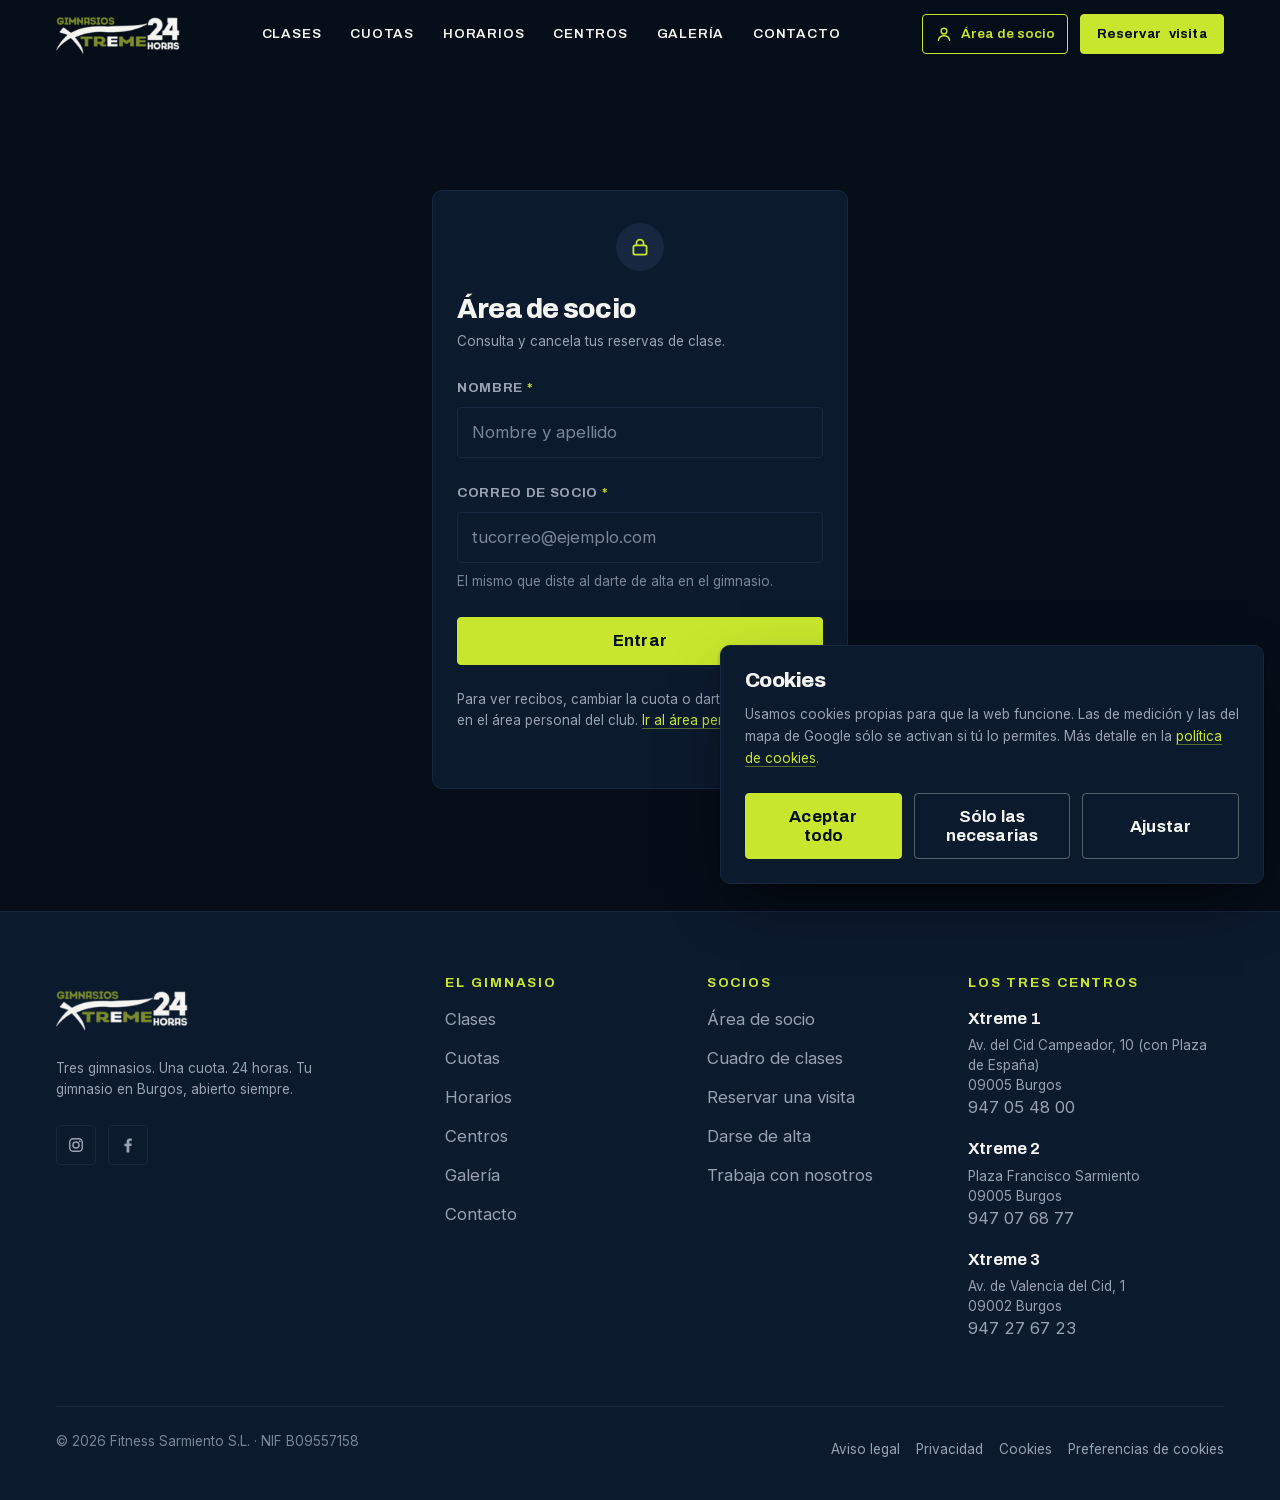
<file: area-socio.html>
<!doctype html>
<html lang="es" data-raiz=".">
<head>
<meta charset="utf-8">
<meta name="viewport" content="width=device-width, initial-scale=1, viewport-fit=cover">
<meta name="theme-color" content="#050D18">

<title>Área de socio | Gimnasios Xtreme Burgos</title>
<meta name="description" content="Consulta y cancela tus reservas de clase en Gimnasios Xtreme Burgos.">
<meta name="author" content="Gimnasios Xtreme Burgos">
<meta name="robots" content="noindex, follow">
<link rel="canonical" href="https://gimnasiosxtreme.es/area-socio.html">

<meta property="og:type" content="website">
<meta property="og:site_name" content="Gimnasios Xtreme Burgos">
<meta property="og:locale" content="es_ES">
<meta property="og:url" content="https://gimnasiosxtreme.es/area-socio.html">
<meta property="og:title" content="Área de socio | Gimnasios Xtreme Burgos">
<meta property="og:description" content="Consulta y cancela tus reservas de clase en Gimnasios Xtreme Burgos.">
<meta property="og:image" content="https://gimnasiosxtreme.es/assets/img/og-image.jpg">
<meta property="og:image:width" content="1200">
<meta property="og:image:height" content="630">
<meta property="og:image:alt" content="Gimnasios Xtreme Burgos — tres gimnasios abiertos 24 horas">
<meta name="twitter:card" content="summary_large_image">
<meta name="twitter:title" content="Área de socio | Gimnasios Xtreme Burgos">
<meta name="twitter:description" content="Consulta y cancela tus reservas de clase en Gimnasios Xtreme Burgos.">
<meta name="twitter:image" content="https://gimnasiosxtreme.es/assets/img/og-image.jpg">

<link rel="icon" href="./assets/img/favicon-32.png" sizes="32x32" type="image/png">
<link rel="icon" href="./assets/img/favicon-192.png" sizes="192x192" type="image/png">
<link rel="apple-touch-icon" href="./assets/img/apple-touch-icon.png">
<link rel="manifest" href="./site.webmanifest">

<link rel="preload" as="font" type="font/woff2" href="./assets/fonts/archivo-latin.woff2" crossorigin>
<link rel="preload" as="font" type="font/woff2" href="./assets/fonts/inter-latin.woff2" crossorigin>
<link rel="stylesheet" href="./assets/css/fuentes.css?v=20260924g">
<link rel="stylesheet" href="./assets/css/estilos.css?v=20260924g">
<noscript><style>[data-anima]{opacity:1!important;transform:none!important}</style></noscript>

<script src="./lib/manifest.js?v=20260924g"></script>
<script src="./lib/plantillas.js?v=20260924g"></script>
<script src="./lib/config.js?v=20260924g"></script>
<script src="./lib/datos.js?v=20260924g"></script>

</head>
<body>

<div data-cabecera></div>

<main id="principal">

  <section class="seccion" style="padding-top:calc(var(--cabecera) + var(--seccion))" aria-label="Área de socio">
    <div class="contenedor">
      <div data-socio></div>
    </div>
  </section>
</main>

<div data-pie></div>

<script src="./assets/js/nucleo.js?v=20260924g"></script>
<script src="./assets/js/componentes.js?v=20260924g"></script>
<script src="./assets/js/socio.js?v=20260924g"></script>
<script src="./assets/js/pagina-socio.js?v=20260924g"></script>
</body>
</html>
</file>
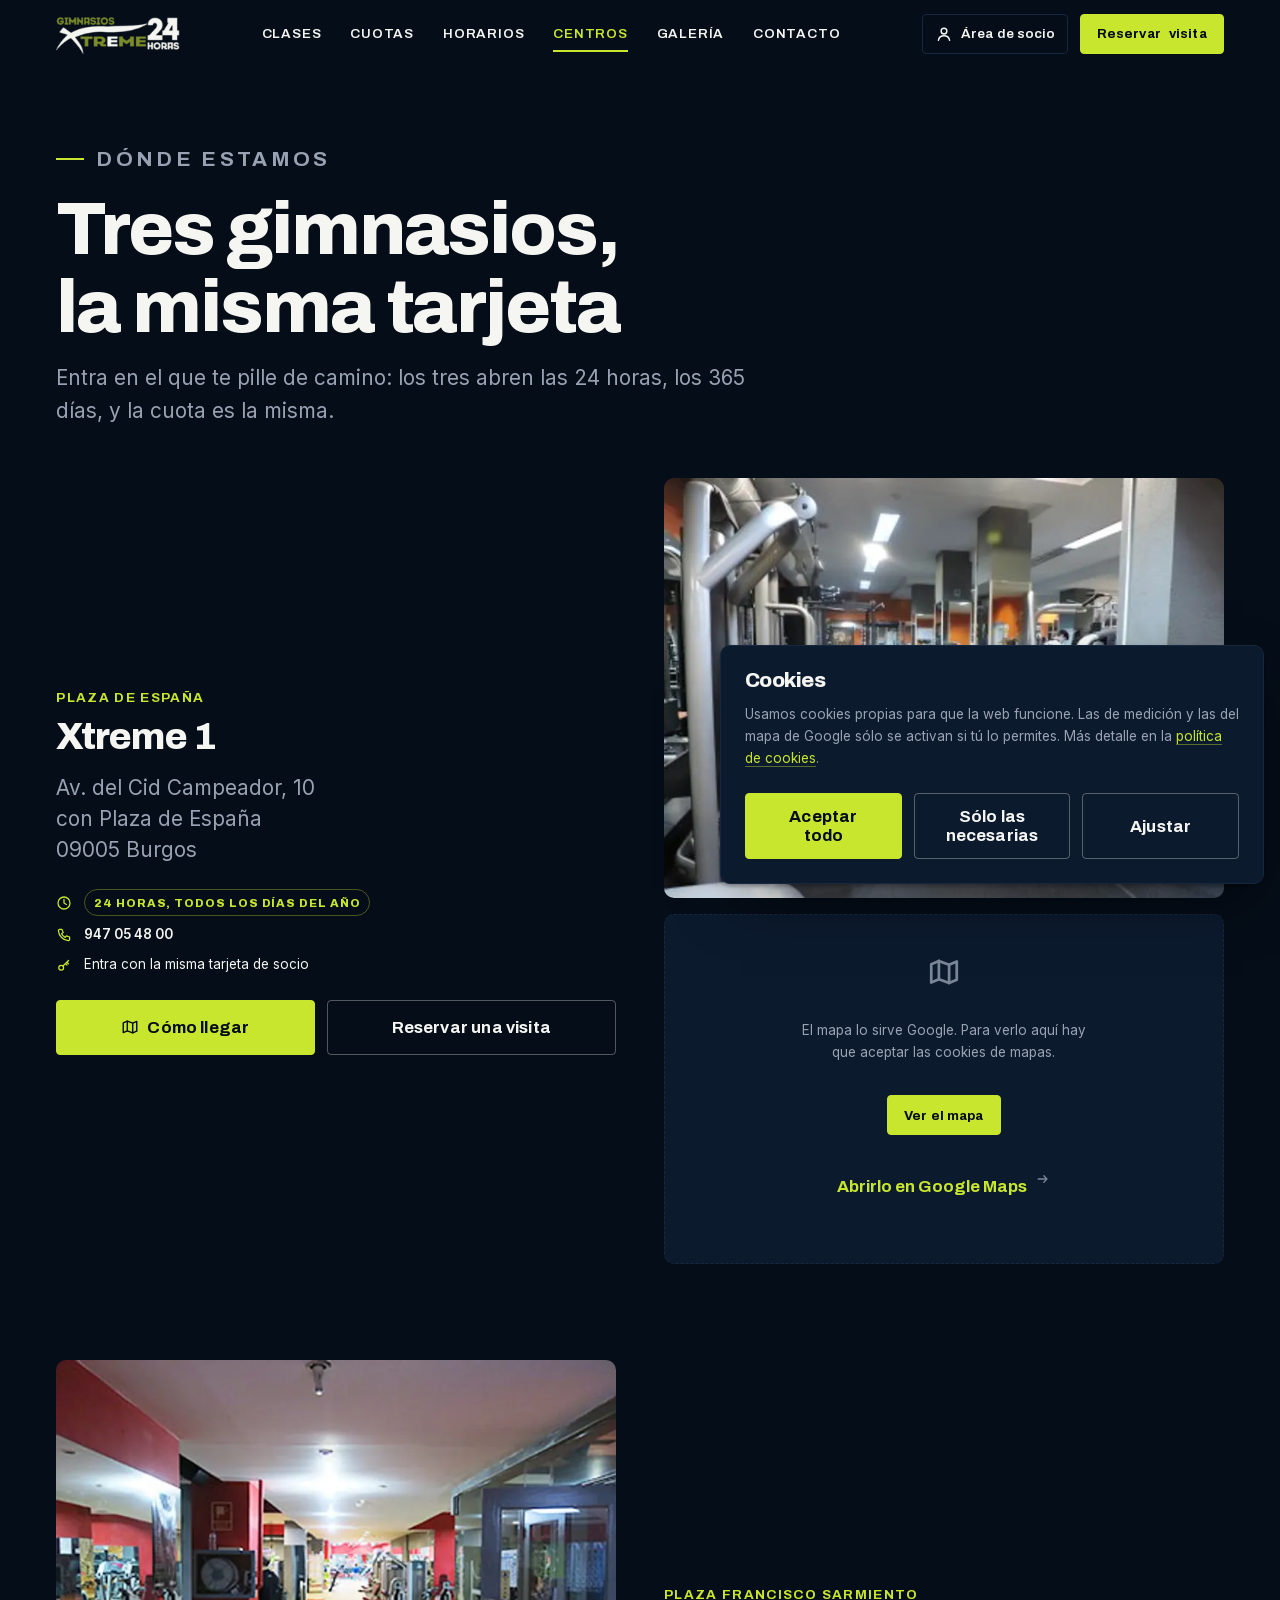
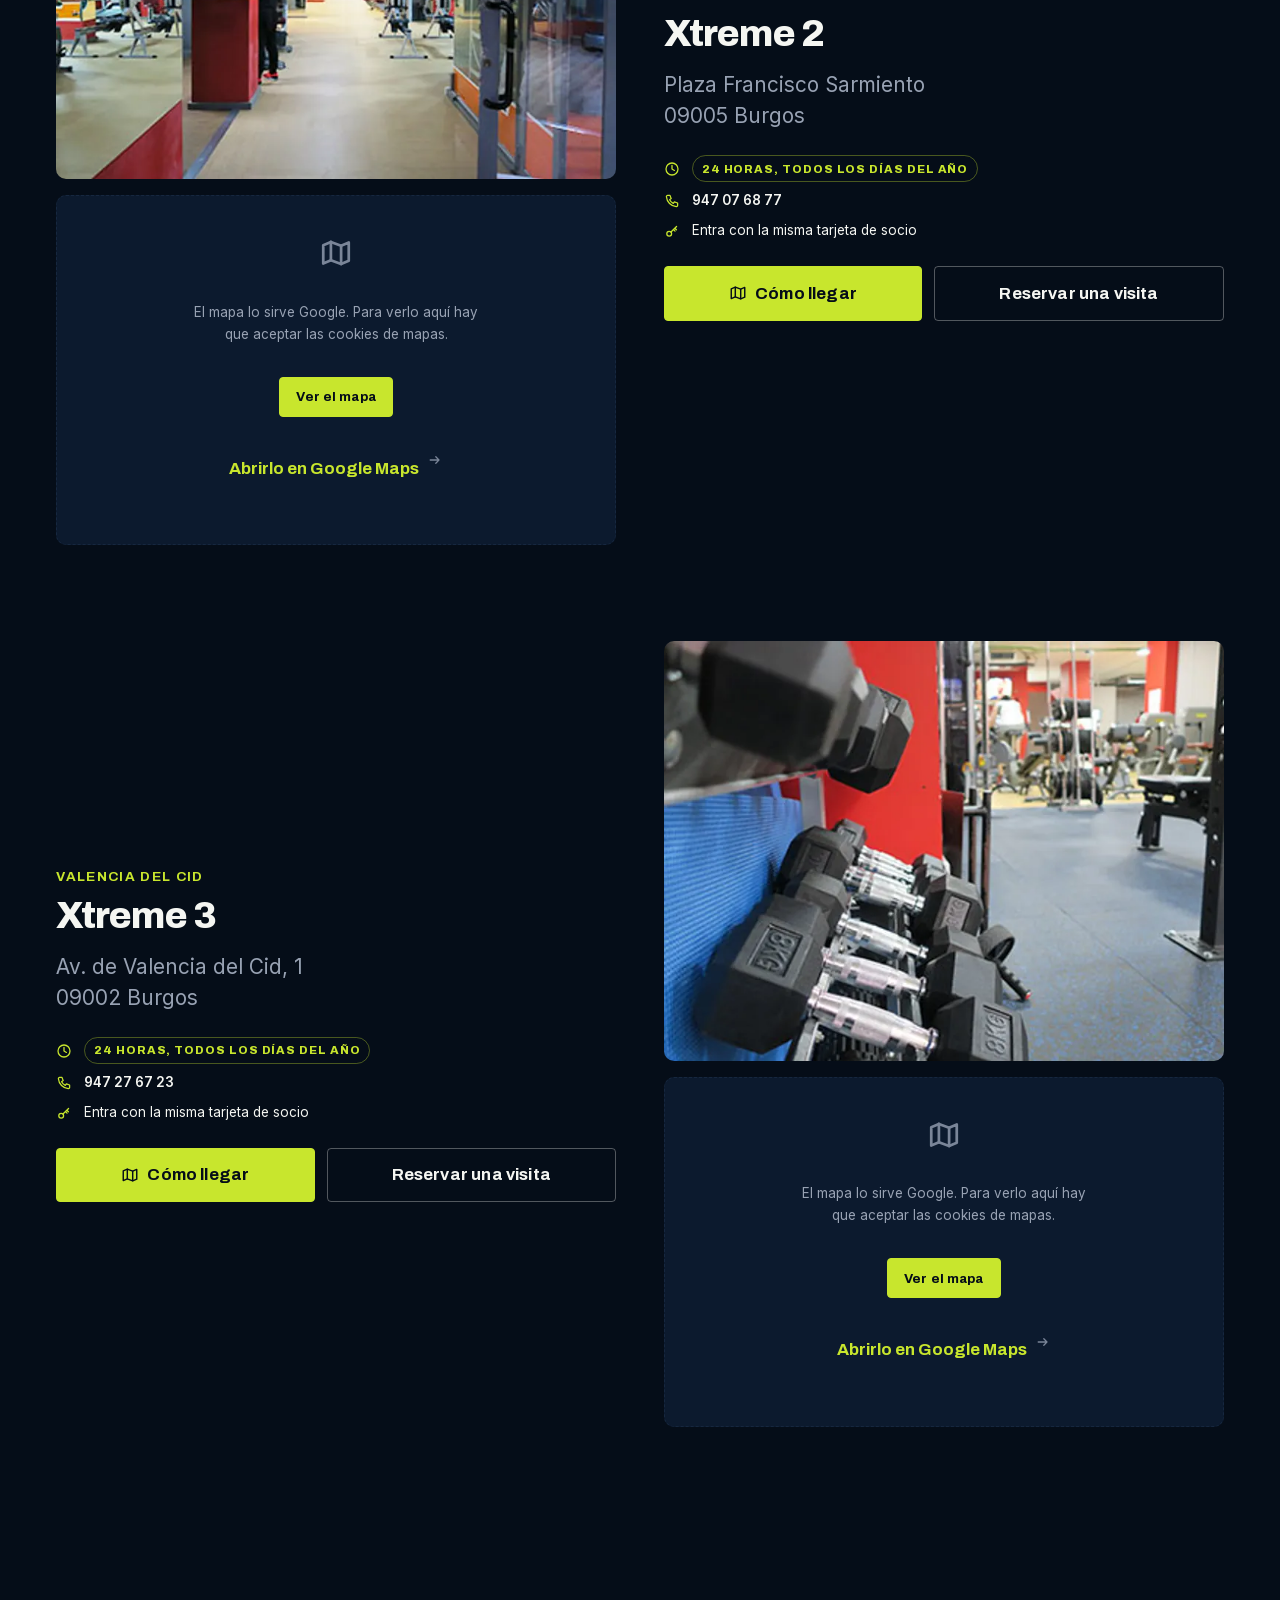
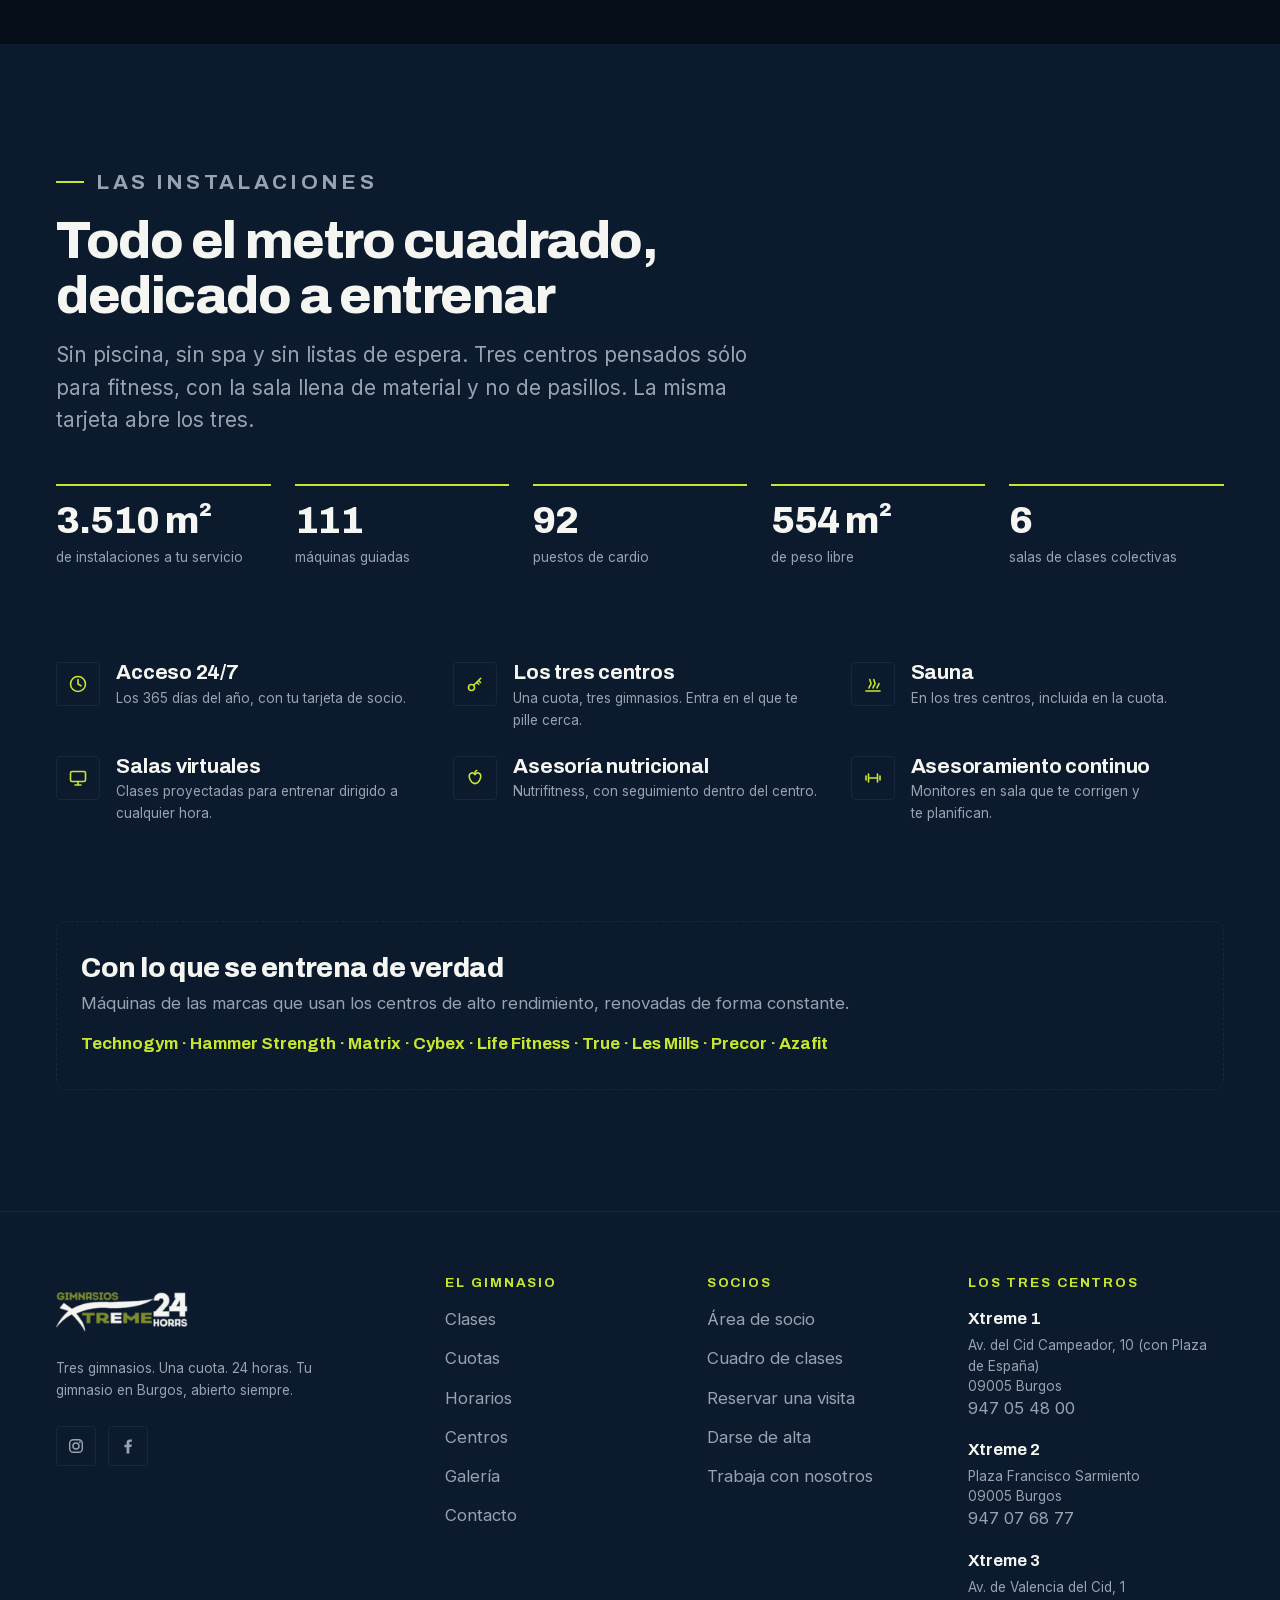
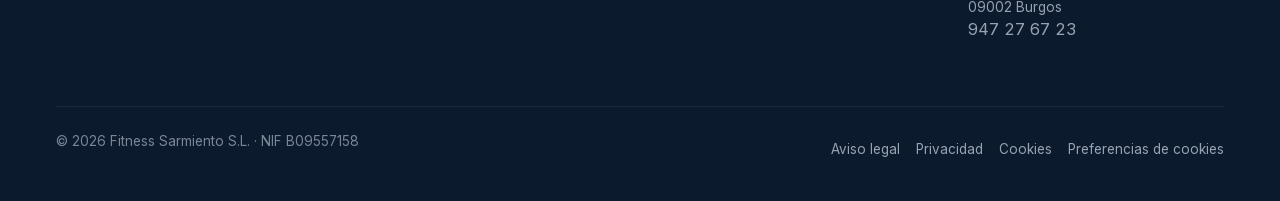
<file: centros.html>
<!doctype html>
<html lang="es" data-raiz=".">
<head>
<meta charset="utf-8">
<meta name="viewport" content="width=device-width, initial-scale=1, viewport-fit=cover">
<meta name="theme-color" content="#050D18">

<title>Los tres gimnasios en Burgos | Xtreme</title>
<meta name="description" content="Los tres gimnasios de Xtreme en Burgos: Av. del Cid Campeador 10 con plaza de España, plaza Francisco Sarmiento y Av. de Valencia del Cid 1. Abiertos 24 horas todos los días con una sola cuota.">
<meta name="author" content="Gimnasios Xtreme Burgos">
<meta name="robots" content="index, follow, max-image-preview:large, max-snippet:-1">
<link rel="canonical" href="https://gimnasiosxtreme.es/centros.html">

<meta property="og:type" content="website">
<meta property="og:site_name" content="Gimnasios Xtreme Burgos">
<meta property="og:locale" content="es_ES">
<meta property="og:url" content="https://gimnasiosxtreme.es/centros.html">
<meta property="og:title" content="Los tres gimnasios en Burgos | Xtreme">
<meta property="og:description" content="Los tres gimnasios de Xtreme en Burgos: Av. del Cid Campeador 10 con plaza de España, plaza Francisco Sarmiento y Av. de Valencia del Cid 1. Abiertos 24 horas todos los días con una sola cuota.">
<meta property="og:image" content="https://gimnasiosxtreme.es/assets/img/og-image.jpg">
<meta property="og:image:width" content="1200">
<meta property="og:image:height" content="630">
<meta property="og:image:alt" content="Gimnasios Xtreme Burgos — tres gimnasios abiertos 24 horas">
<meta name="twitter:card" content="summary_large_image">
<meta name="twitter:title" content="Los tres gimnasios en Burgos | Xtreme">
<meta name="twitter:description" content="Los tres gimnasios de Xtreme en Burgos: Av. del Cid Campeador 10 con plaza de España, plaza Francisco Sarmiento y Av. de Valencia del Cid 1. Abiertos 24 horas todos los días con una sola cuota.">
<meta name="twitter:image" content="https://gimnasiosxtreme.es/assets/img/og-image.jpg">

<link rel="icon" href="./assets/img/favicon-32.png" sizes="32x32" type="image/png">
<link rel="icon" href="./assets/img/favicon-192.png" sizes="192x192" type="image/png">
<link rel="apple-touch-icon" href="./assets/img/apple-touch-icon.png">
<link rel="manifest" href="./site.webmanifest">

<link rel="preload" as="font" type="font/woff2" href="./assets/fonts/archivo-latin.woff2" crossorigin>
<link rel="preload" as="font" type="font/woff2" href="./assets/fonts/inter-latin.woff2" crossorigin>
<link rel="stylesheet" href="./assets/css/fuentes.css?v=20260924g">
<link rel="stylesheet" href="./assets/css/estilos.css?v=20260924g">
<noscript><style>[data-anima]{opacity:1!important;transform:none!important}</style></noscript>

<script src="./lib/manifest.js?v=20260924g"></script>
<script src="./lib/plantillas.js?v=20260924g"></script>

</head>
<body>

<div data-cabecera></div>

<main id="principal">
  <section class="seccion portadilla">
    <div class="contenedor">
      <nav class="solo-lector" aria-label="Migas de pan"><a href="./index.html">Inicio</a> · Tres gimnasios, la misma tarjeta</nav>
      <div class="seccion__cabecera" data-anima>
        <p class="titulillo">Dónde estamos</p>
        <h1>Tres gimnasios, la misma tarjeta</h1>
        <p>Entra en el que te pille de camino: los tres abren las 24 horas, los 365 días, y la cuota es la misma.</p>
      </div>
    </div>
  </section>
  <section class="seccion" id="lista-centros" aria-label="Centros"></section>
  <section class="seccion seccion--acero" id="instalaciones-detalle" aria-labelledby="t-inst"></section>
</main>

<div data-pie></div>

<script src="./assets/js/nucleo.js?v=20260924g"></script>
<script src="./assets/js/componentes.js?v=20260924g"></script>
<script src="./assets/js/pagina-centros.js?v=20260924g"></script>
</body>
</html>
</file>
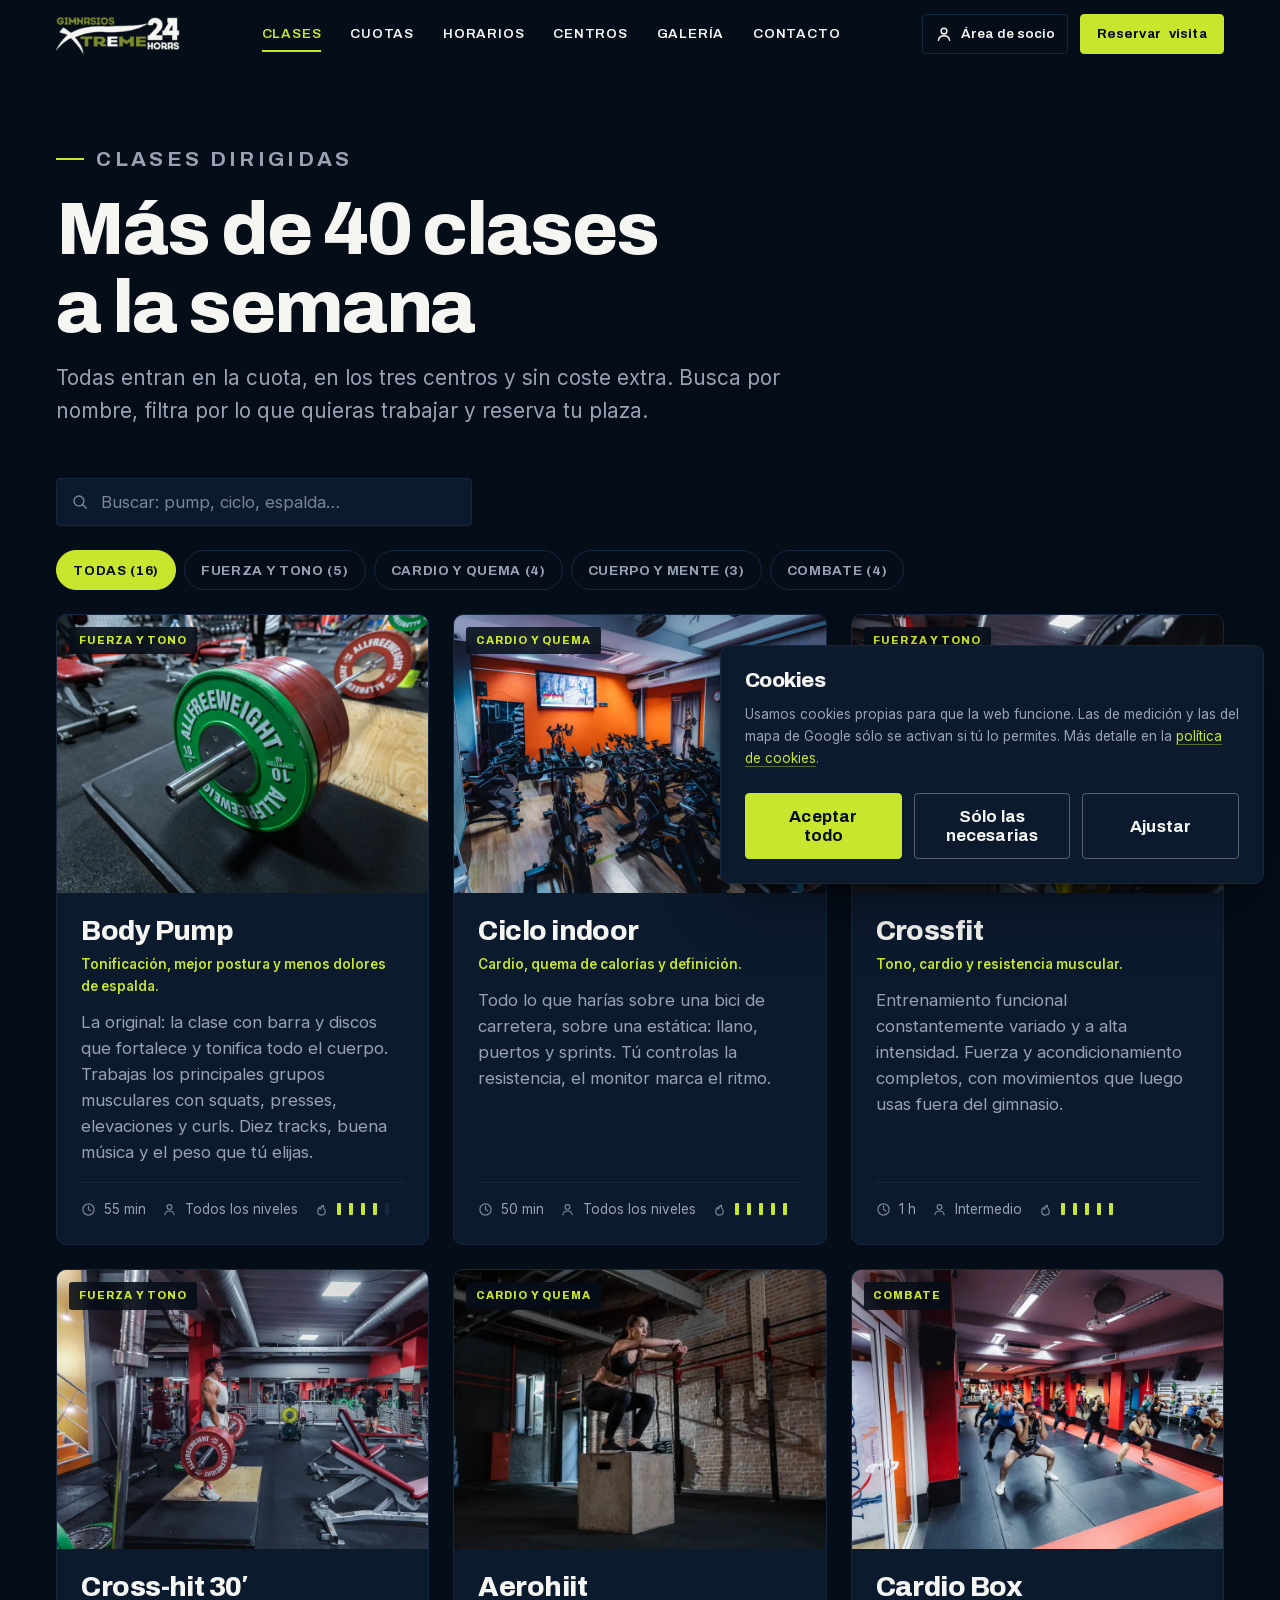
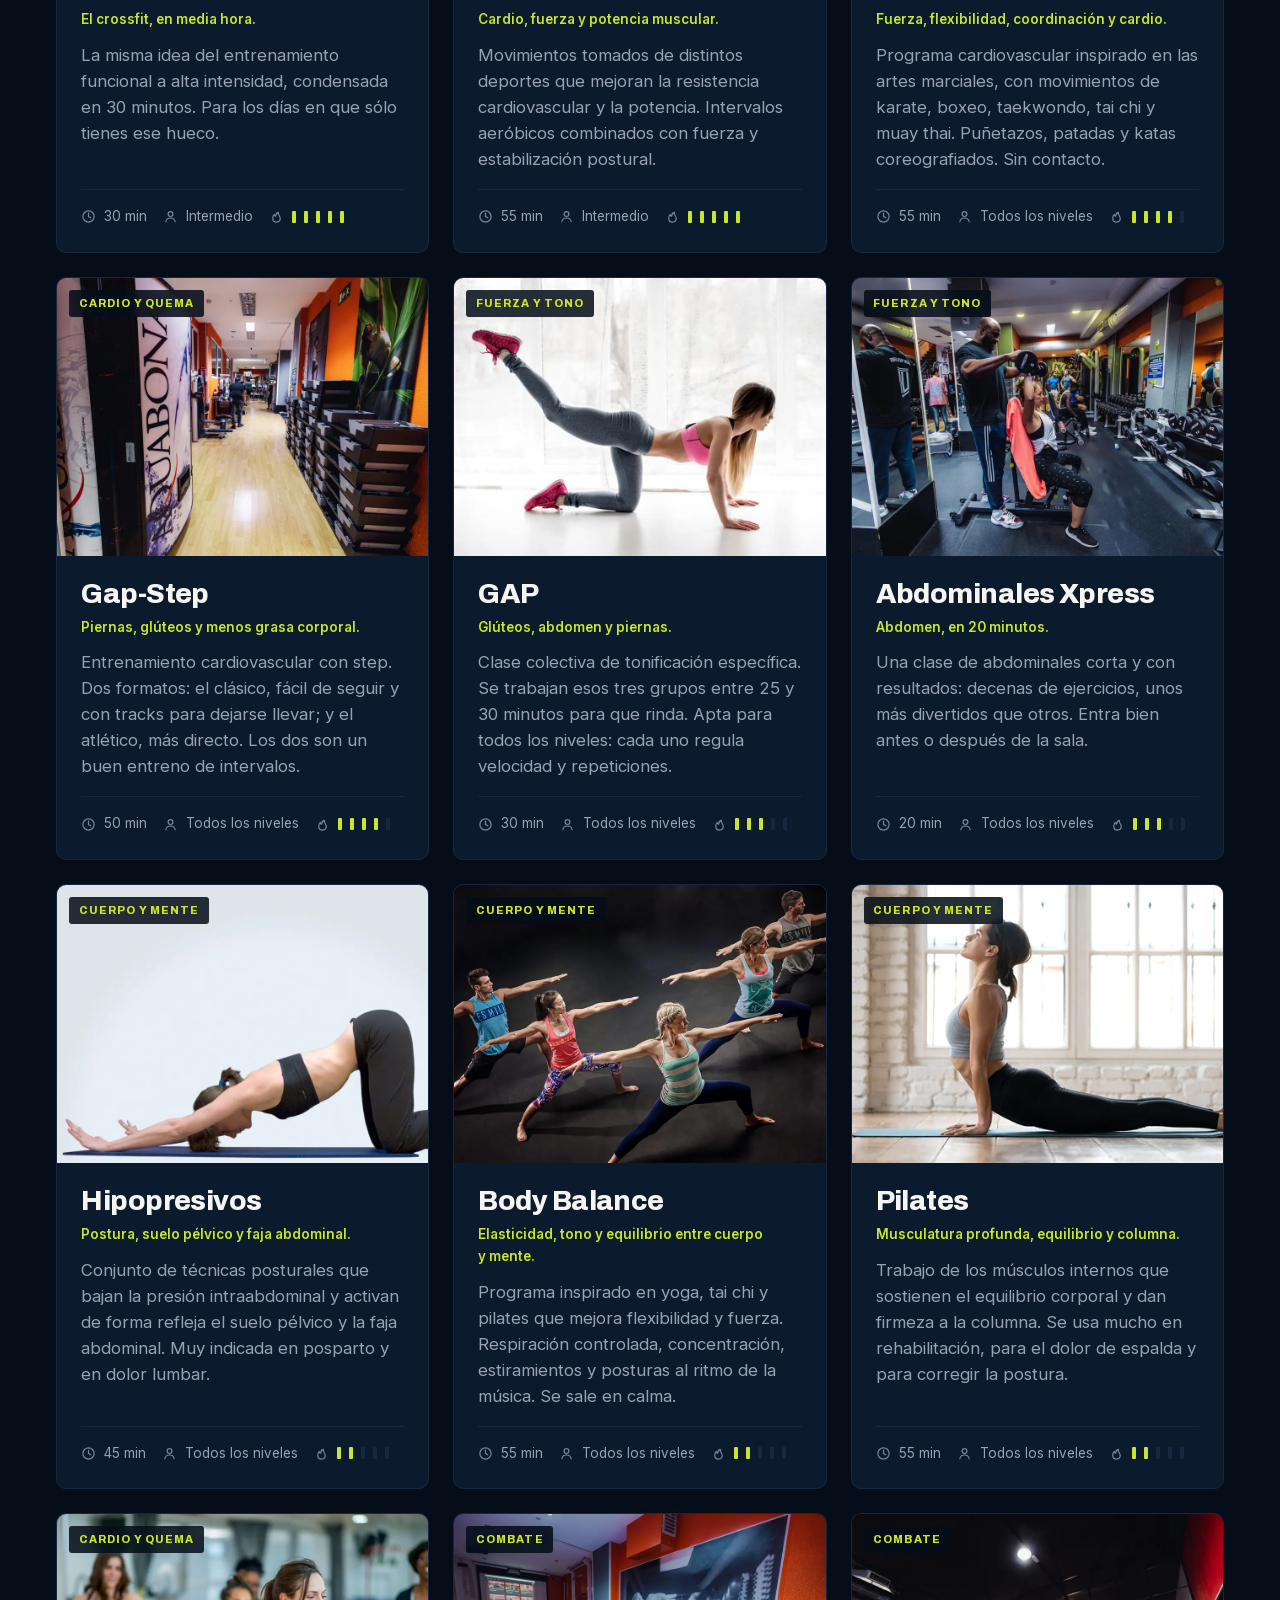
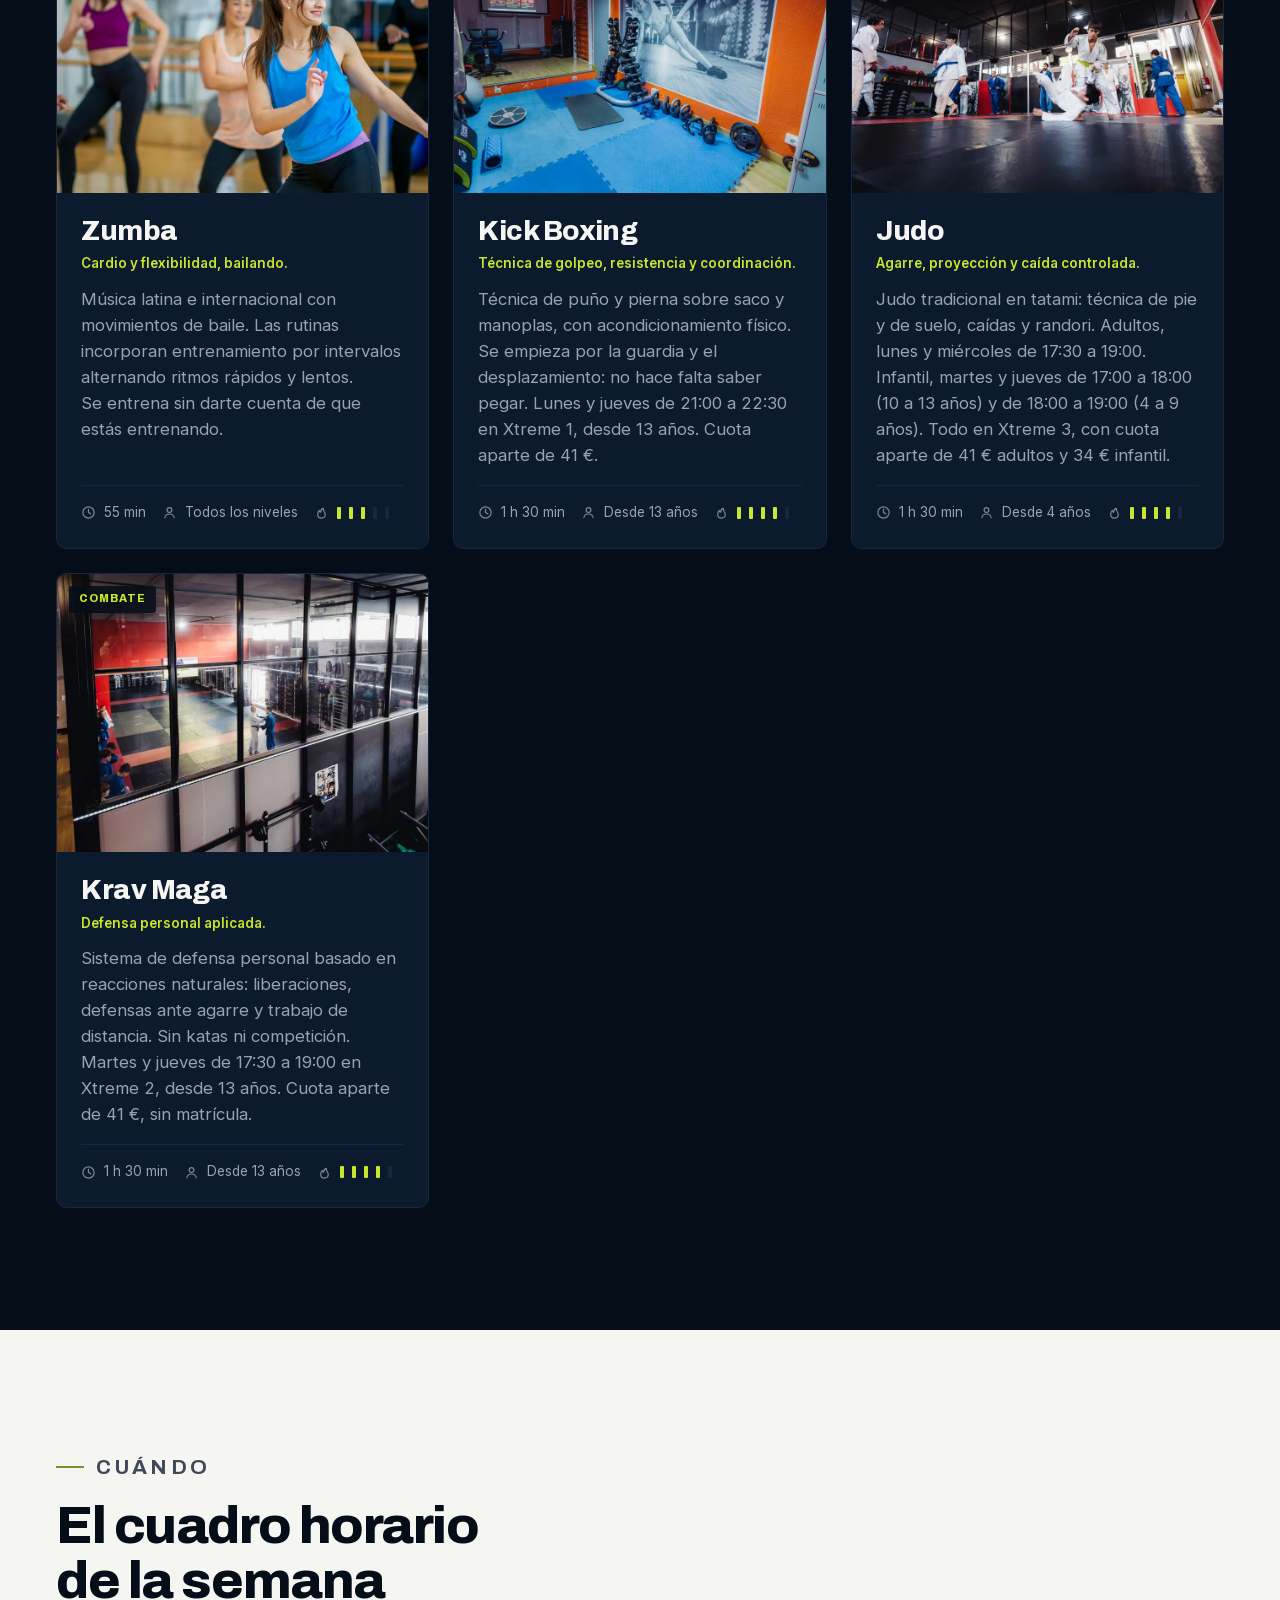
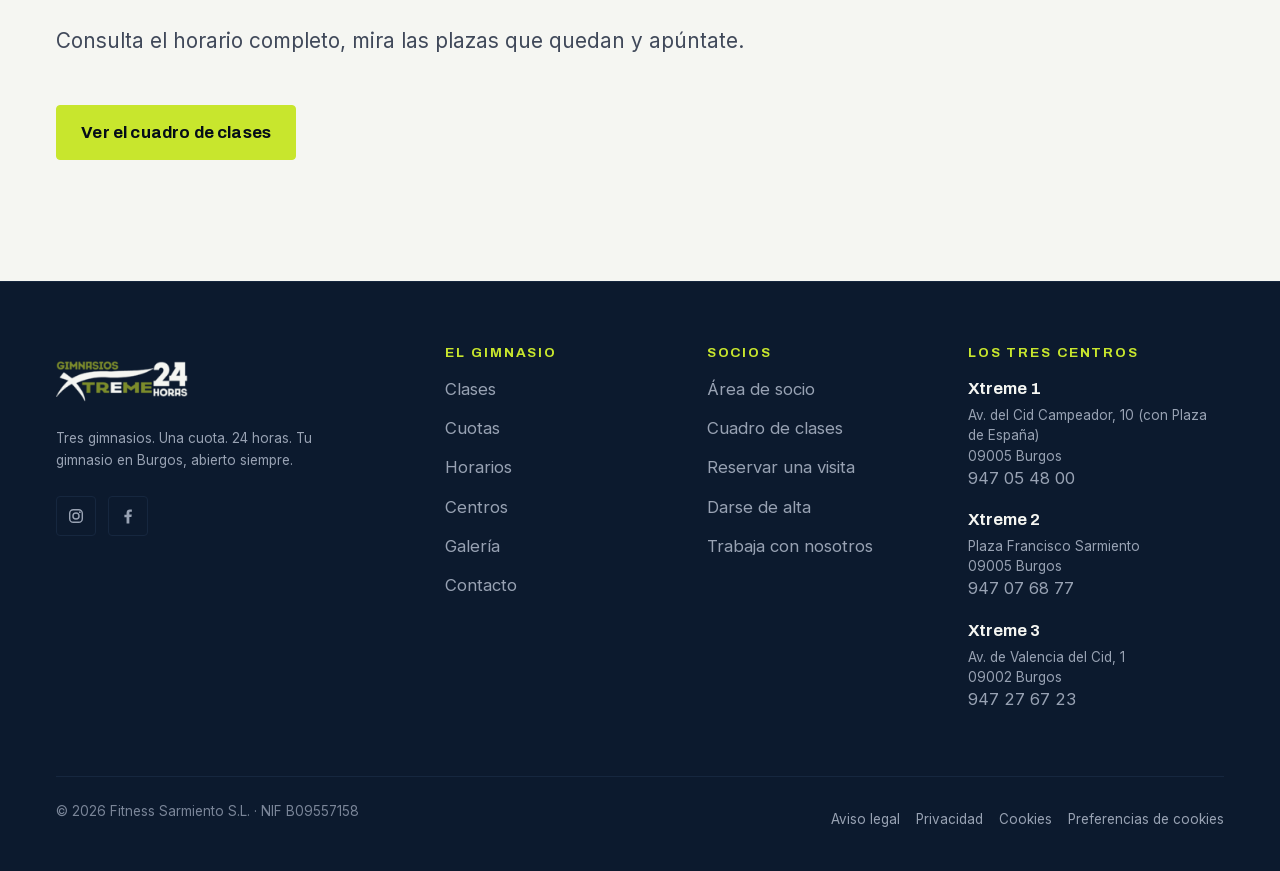
<file: clases.html>
<!doctype html>
<html lang="es" data-raiz=".">
<head>
<meta charset="utf-8">
<meta name="viewport" content="width=device-width, initial-scale=1, viewport-fit=cover">
<meta name="theme-color" content="#050D18">

<title>Clases dirigidas en Burgos | Gimnasios Xtreme</title>
<meta name="description" content="Más de 40 clases dirigidas a la semana en los tres centros de Xtreme Burgos: Body Pump, ciclo indoor, crossfit, Body Balance, pilates, zumba, cardio box, kick boxing, judo y krav maga. Todas incluidas en la cuota.">
<meta name="author" content="Gimnasios Xtreme Burgos">
<meta name="robots" content="index, follow, max-image-preview:large, max-snippet:-1">
<link rel="canonical" href="https://gimnasiosxtreme.es/clases.html">

<meta property="og:type" content="website">
<meta property="og:site_name" content="Gimnasios Xtreme Burgos">
<meta property="og:locale" content="es_ES">
<meta property="og:url" content="https://gimnasiosxtreme.es/clases.html">
<meta property="og:title" content="Clases dirigidas en Burgos | Gimnasios Xtreme">
<meta property="og:description" content="Más de 40 clases dirigidas a la semana en los tres centros de Xtreme Burgos: Body Pump, ciclo indoor, crossfit, Body Balance, pilates, zumba, cardio box, kick boxing, judo y krav maga. Todas incluidas en la cuota.">
<meta property="og:image" content="https://gimnasiosxtreme.es/assets/img/og-image.jpg">
<meta property="og:image:width" content="1200">
<meta property="og:image:height" content="630">
<meta property="og:image:alt" content="Gimnasios Xtreme Burgos — tres gimnasios abiertos 24 horas">
<meta name="twitter:card" content="summary_large_image">
<meta name="twitter:title" content="Clases dirigidas en Burgos | Gimnasios Xtreme">
<meta name="twitter:description" content="Más de 40 clases dirigidas a la semana en los tres centros de Xtreme Burgos: Body Pump, ciclo indoor, crossfit, Body Balance, pilates, zumba, cardio box, kick boxing, judo y krav maga. Todas incluidas en la cuota.">
<meta name="twitter:image" content="https://gimnasiosxtreme.es/assets/img/og-image.jpg">

<link rel="icon" href="./assets/img/favicon-32.png" sizes="32x32" type="image/png">
<link rel="icon" href="./assets/img/favicon-192.png" sizes="192x192" type="image/png">
<link rel="apple-touch-icon" href="./assets/img/apple-touch-icon.png">
<link rel="manifest" href="./site.webmanifest">

<link rel="preload" as="font" type="font/woff2" href="./assets/fonts/archivo-latin.woff2" crossorigin>
<link rel="preload" as="font" type="font/woff2" href="./assets/fonts/inter-latin.woff2" crossorigin>
<link rel="stylesheet" href="./assets/css/fuentes.css?v=20260924g">
<link rel="stylesheet" href="./assets/css/estilos.css?v=20260924g">
<noscript><style>[data-anima]{opacity:1!important;transform:none!important}</style></noscript>

<script src="./lib/manifest.js?v=20260924g"></script>
<script src="./lib/plantillas.js?v=20260924g"></script>

</head>
<body>

<div data-cabecera></div>

<main id="principal">
  <section class="seccion portadilla">
    <div class="contenedor">
      <nav class="solo-lector" aria-label="Migas de pan"><a href="./index.html">Inicio</a> · Más de 40 clases a la semana</nav>
      <div class="seccion__cabecera" data-anima>
        <p class="titulillo">Clases dirigidas</p>
        <h1>Más de 40 clases a la semana</h1>
        <p>Todas entran en la cuota, en los tres centros y sin coste extra. Busca por nombre, filtra por lo que quieras trabajar y reserva tu plaza.</p>
      </div>
    </div>
  </section>
  <section class="seccion" aria-label="Catálogo de clases">
    <div class="contenedor">
      <div data-clases-mandos></div>
      <div class="rejilla rejilla--3" id="lista-clases"></div>
      <div id="sin-clases" hidden></div>
    </div>
  </section>

  <section class="seccion seccion--clara" aria-labelledby="t-cuadro">
    <div class="contenedor">
      <div class="seccion__cabecera" data-anima>
        <p class="titulillo">Cuándo</p>
        <h2 id="t-cuadro">El cuadro horario de la semana</h2>
        <p>Consulta el horario completo, mira las plazas que quedan y apúntate.</p>
      </div>
      <a class="boton" href="./horarios.html">Ver el cuadro de clases</a>
    </div>
  </section>
</main>

<div data-pie></div>

<script src="./assets/js/nucleo.js?v=20260924g"></script>
<script src="./assets/js/componentes.js?v=20260924g"></script>
<script src="./assets/js/pagina-clases.js?v=20260924g"></script>
</body>
</html>
</file>
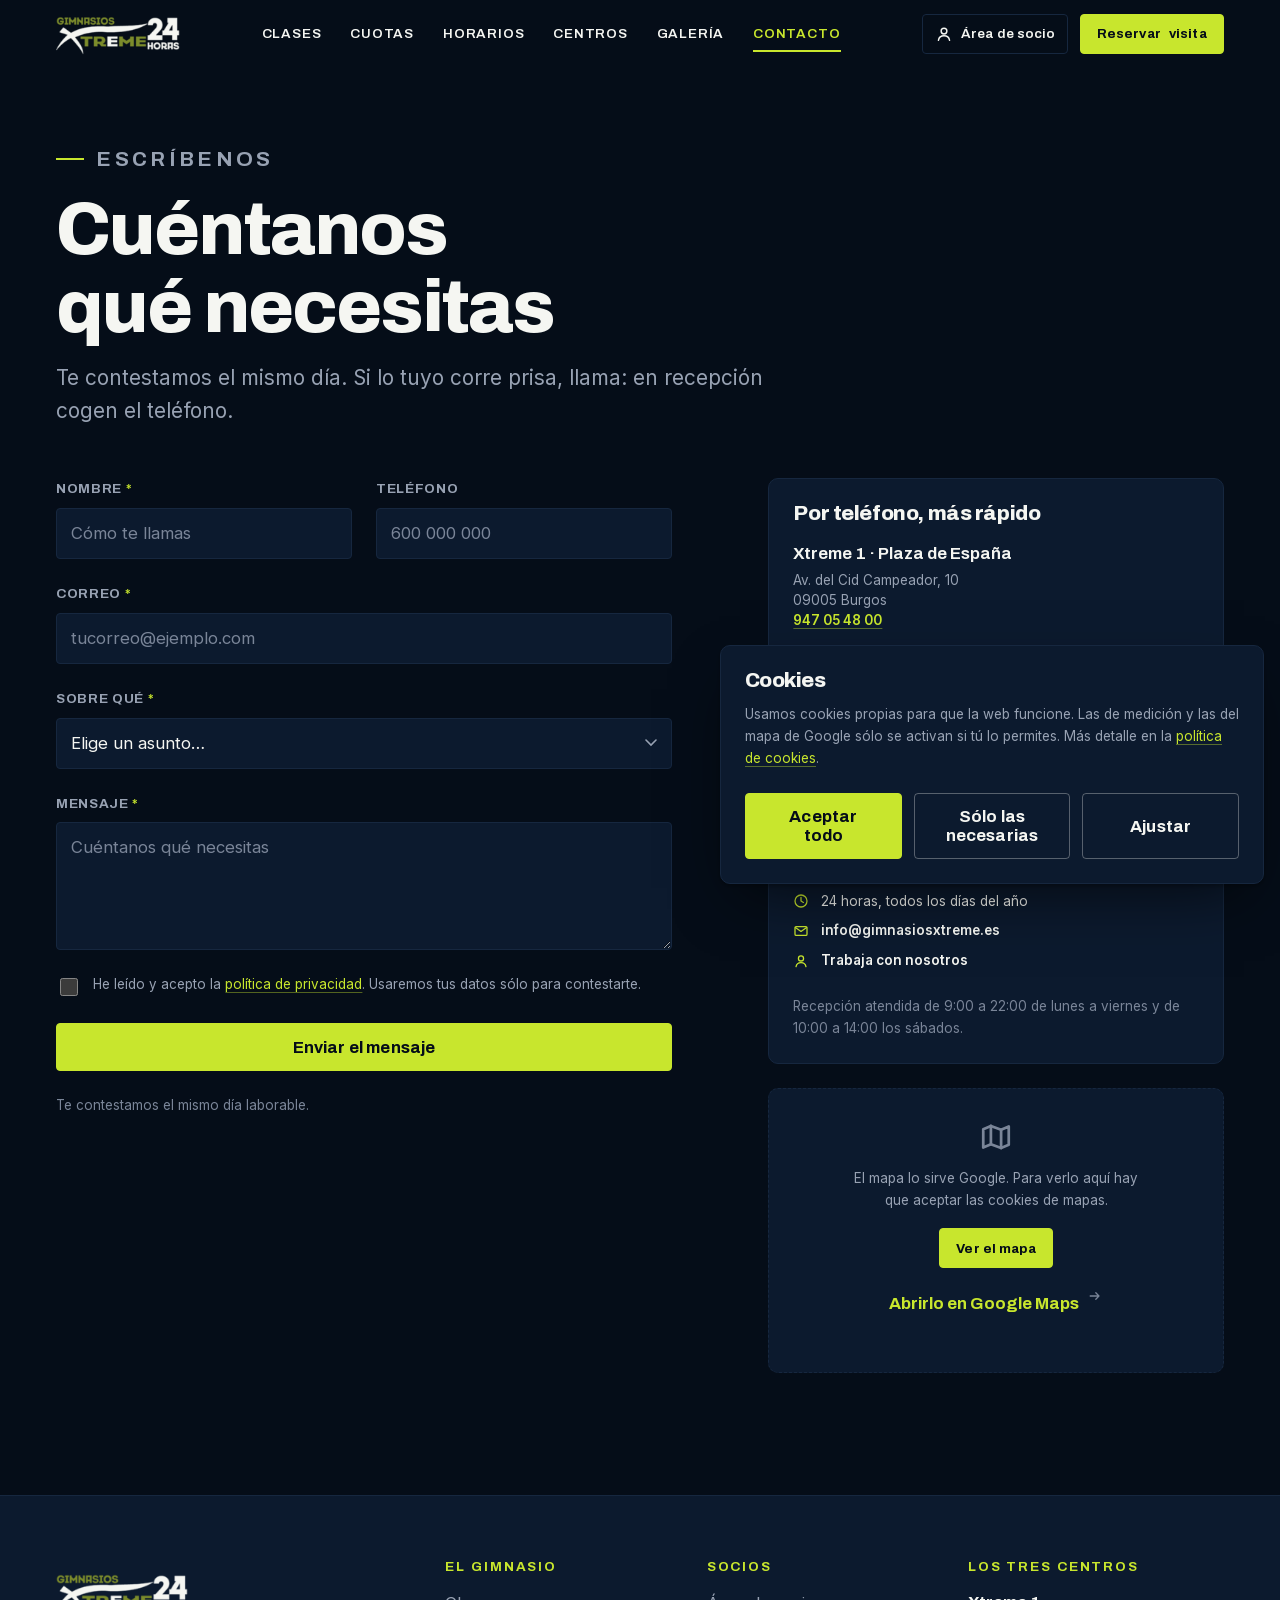
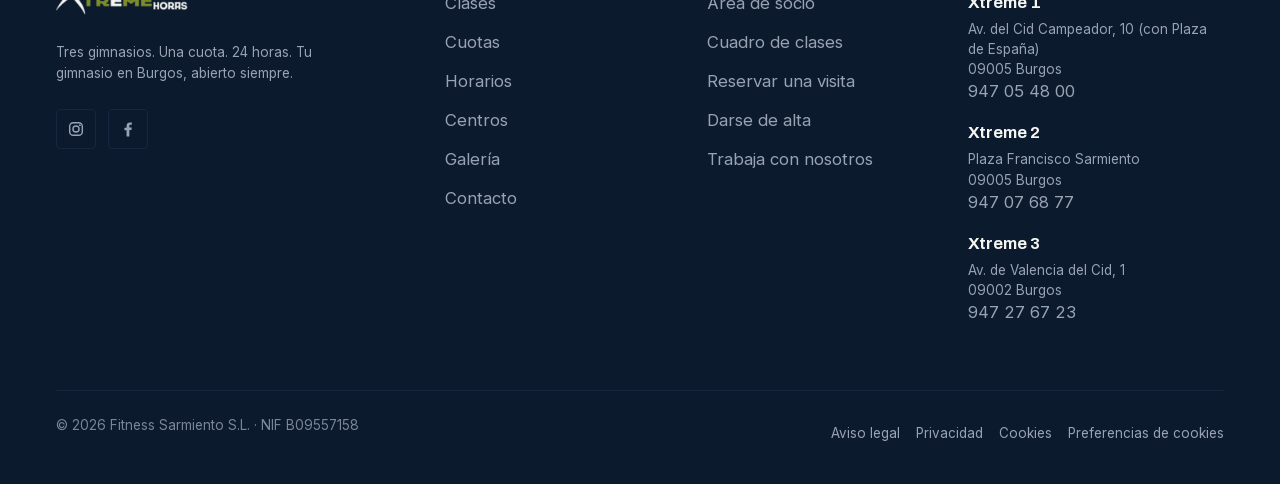
<file: contacto.html>
<!doctype html>
<html lang="es" data-raiz=".">
<head>
<meta charset="utf-8">
<meta name="viewport" content="width=device-width, initial-scale=1, viewport-fit=cover">
<meta name="theme-color" content="#050D18">

<title>Contacto | Gimnasios Xtreme Burgos</title>
<meta name="description" content="Escríbenos o llámanos al 947 05 48 00. Tres gimnasios en Burgos abiertos 24 horas: Av. del Cid Campeador 10, plaza Francisco Sarmiento y Av. de Valencia del Cid 1.">
<meta name="author" content="Gimnasios Xtreme Burgos">
<meta name="robots" content="index, follow, max-image-preview:large, max-snippet:-1">
<link rel="canonical" href="https://gimnasiosxtreme.es/contacto.html">

<meta property="og:type" content="website">
<meta property="og:site_name" content="Gimnasios Xtreme Burgos">
<meta property="og:locale" content="es_ES">
<meta property="og:url" content="https://gimnasiosxtreme.es/contacto.html">
<meta property="og:title" content="Contacto | Gimnasios Xtreme Burgos">
<meta property="og:description" content="Escríbenos o llámanos al 947 05 48 00. Tres gimnasios en Burgos abiertos 24 horas: Av. del Cid Campeador 10, plaza Francisco Sarmiento y Av. de Valencia del Cid 1.">
<meta property="og:image" content="https://gimnasiosxtreme.es/assets/img/og-image.jpg">
<meta property="og:image:width" content="1200">
<meta property="og:image:height" content="630">
<meta property="og:image:alt" content="Gimnasios Xtreme Burgos — tres gimnasios abiertos 24 horas">
<meta name="twitter:card" content="summary_large_image">
<meta name="twitter:title" content="Contacto | Gimnasios Xtreme Burgos">
<meta name="twitter:description" content="Escríbenos o llámanos al 947 05 48 00. Tres gimnasios en Burgos abiertos 24 horas: Av. del Cid Campeador 10, plaza Francisco Sarmiento y Av. de Valencia del Cid 1.">
<meta name="twitter:image" content="https://gimnasiosxtreme.es/assets/img/og-image.jpg">

<link rel="icon" href="./assets/img/favicon-32.png" sizes="32x32" type="image/png">
<link rel="icon" href="./assets/img/favicon-192.png" sizes="192x192" type="image/png">
<link rel="apple-touch-icon" href="./assets/img/apple-touch-icon.png">
<link rel="manifest" href="./site.webmanifest">

<link rel="preload" as="font" type="font/woff2" href="./assets/fonts/archivo-latin.woff2" crossorigin>
<link rel="preload" as="font" type="font/woff2" href="./assets/fonts/inter-latin.woff2" crossorigin>
<link rel="stylesheet" href="./assets/css/fuentes.css?v=20260924g">
<link rel="stylesheet" href="./assets/css/estilos.css?v=20260924g">
<noscript><style>[data-anima]{opacity:1!important;transform:none!important}</style></noscript>

<script src="./lib/manifest.js?v=20260924g"></script>
<script src="./lib/plantillas.js?v=20260924g"></script>

</head>
<body>

<div data-cabecera></div>

<main id="principal">
  <section class="seccion portadilla">
    <div class="contenedor">
      <nav class="solo-lector" aria-label="Migas de pan"><a href="./index.html">Inicio</a> · Cuéntanos qué necesitas</nav>
      <div class="seccion__cabecera" data-anima>
        <p class="titulillo">Escríbenos</p>
        <h1>Cuéntanos qué necesitas</h1>
        <p>Te contestamos el mismo día. Si lo tuyo corre prisa, llama: en recepción cogen el teléfono.</p>
      </div>
    </div>
  </section>
  <section class="seccion" aria-label="Formulario y datos">
    <div class="contenedor">
      <div data-contacto></div>
    </div>
  </section>
</main>

<div data-pie></div>

<script src="./assets/js/nucleo.js?v=20260924g"></script>
<script src="./assets/js/componentes.js?v=20260924g"></script>
<script src="./assets/js/pagina-contacto.js?v=20260924g"></script>
</body>
</html>
</file>
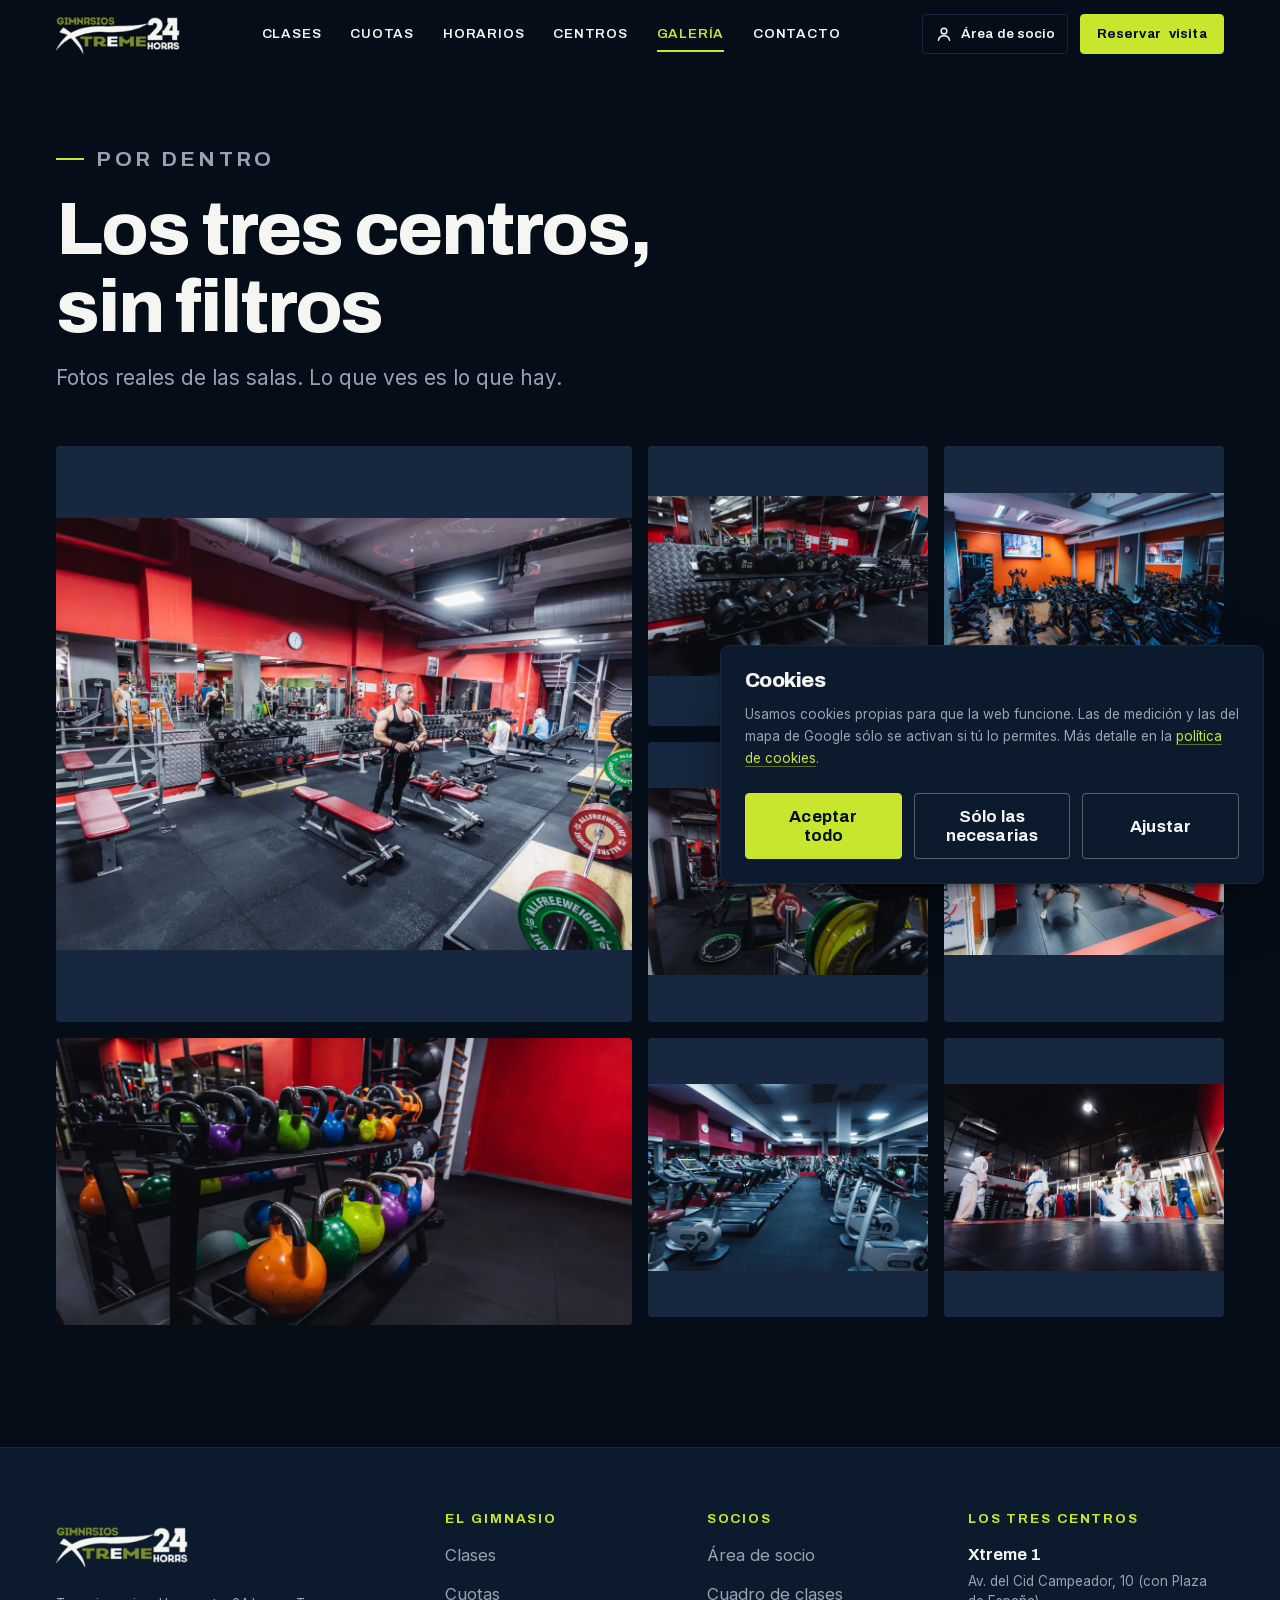
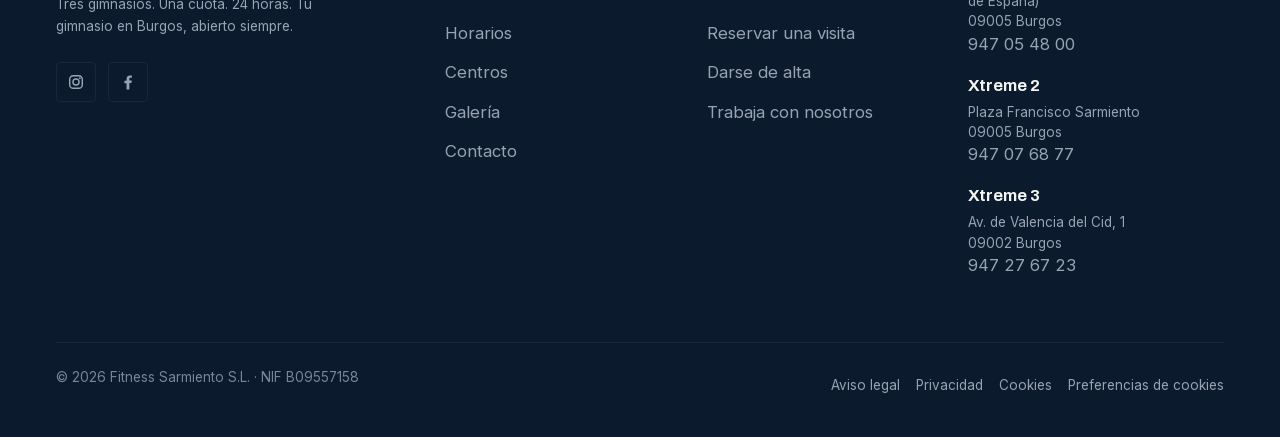
<file: galeria.html>
<!doctype html>
<html lang="es" data-raiz=".">
<head>
<meta charset="utf-8">
<meta name="viewport" content="width=device-width, initial-scale=1, viewport-fit=cover">
<meta name="theme-color" content="#050D18">

<title>Galería de los gimnasios | Xtreme Burgos</title>
<meta name="description" content="Fotos de las salas, la zona de peso libre, el cardio y las clases dirigidas de los tres gimnasios Xtreme de Burgos.">
<meta name="author" content="Gimnasios Xtreme Burgos">
<meta name="robots" content="index, follow, max-image-preview:large, max-snippet:-1">
<link rel="canonical" href="https://gimnasiosxtreme.es/galeria.html">

<meta property="og:type" content="website">
<meta property="og:site_name" content="Gimnasios Xtreme Burgos">
<meta property="og:locale" content="es_ES">
<meta property="og:url" content="https://gimnasiosxtreme.es/galeria.html">
<meta property="og:title" content="Galería de los gimnasios | Xtreme Burgos">
<meta property="og:description" content="Fotos de las salas, la zona de peso libre, el cardio y las clases dirigidas de los tres gimnasios Xtreme de Burgos.">
<meta property="og:image" content="https://gimnasiosxtreme.es/assets/img/og-image.jpg">
<meta property="og:image:width" content="1200">
<meta property="og:image:height" content="630">
<meta property="og:image:alt" content="Gimnasios Xtreme Burgos — tres gimnasios abiertos 24 horas">
<meta name="twitter:card" content="summary_large_image">
<meta name="twitter:title" content="Galería de los gimnasios | Xtreme Burgos">
<meta name="twitter:description" content="Fotos de las salas, la zona de peso libre, el cardio y las clases dirigidas de los tres gimnasios Xtreme de Burgos.">
<meta name="twitter:image" content="https://gimnasiosxtreme.es/assets/img/og-image.jpg">

<link rel="icon" href="./assets/img/favicon-32.png" sizes="32x32" type="image/png">
<link rel="icon" href="./assets/img/favicon-192.png" sizes="192x192" type="image/png">
<link rel="apple-touch-icon" href="./assets/img/apple-touch-icon.png">
<link rel="manifest" href="./site.webmanifest">

<link rel="preload" as="font" type="font/woff2" href="./assets/fonts/archivo-latin.woff2" crossorigin>
<link rel="preload" as="font" type="font/woff2" href="./assets/fonts/inter-latin.woff2" crossorigin>
<link rel="stylesheet" href="./assets/css/fuentes.css?v=20260924g">
<link rel="stylesheet" href="./assets/css/estilos.css?v=20260924g">
<noscript><style>[data-anima]{opacity:1!important;transform:none!important}</style></noscript>

<script src="./lib/manifest.js?v=20260924g"></script>
<script src="./lib/plantillas.js?v=20260924g"></script>

</head>
<body>

<div data-cabecera></div>

<main id="principal">
  <section class="seccion portadilla">
    <div class="contenedor">
      <nav class="solo-lector" aria-label="Migas de pan"><a href="./index.html">Inicio</a> · Los tres centros, sin filtros</nav>
      <div class="seccion__cabecera" data-anima>
        <p class="titulillo">Por dentro</p>
        <h1>Los tres centros, sin filtros</h1>
        <p>Fotos reales de las salas. Lo que ves es lo que hay.</p>
      </div>
    </div>
  </section>
  <section class="seccion" aria-label="Galería">
    <div class="contenedor">
      <div class="galeria" id="galeria"></div>
    </div>
  </section>
</main>

<div data-pie></div>

<script src="./assets/js/nucleo.js?v=20260924g"></script>
<script src="./assets/js/componentes.js?v=20260924g"></script>
<script src="./assets/js/pagina-galeria.js?v=20260924g"></script>
</body>
</html>
</file>
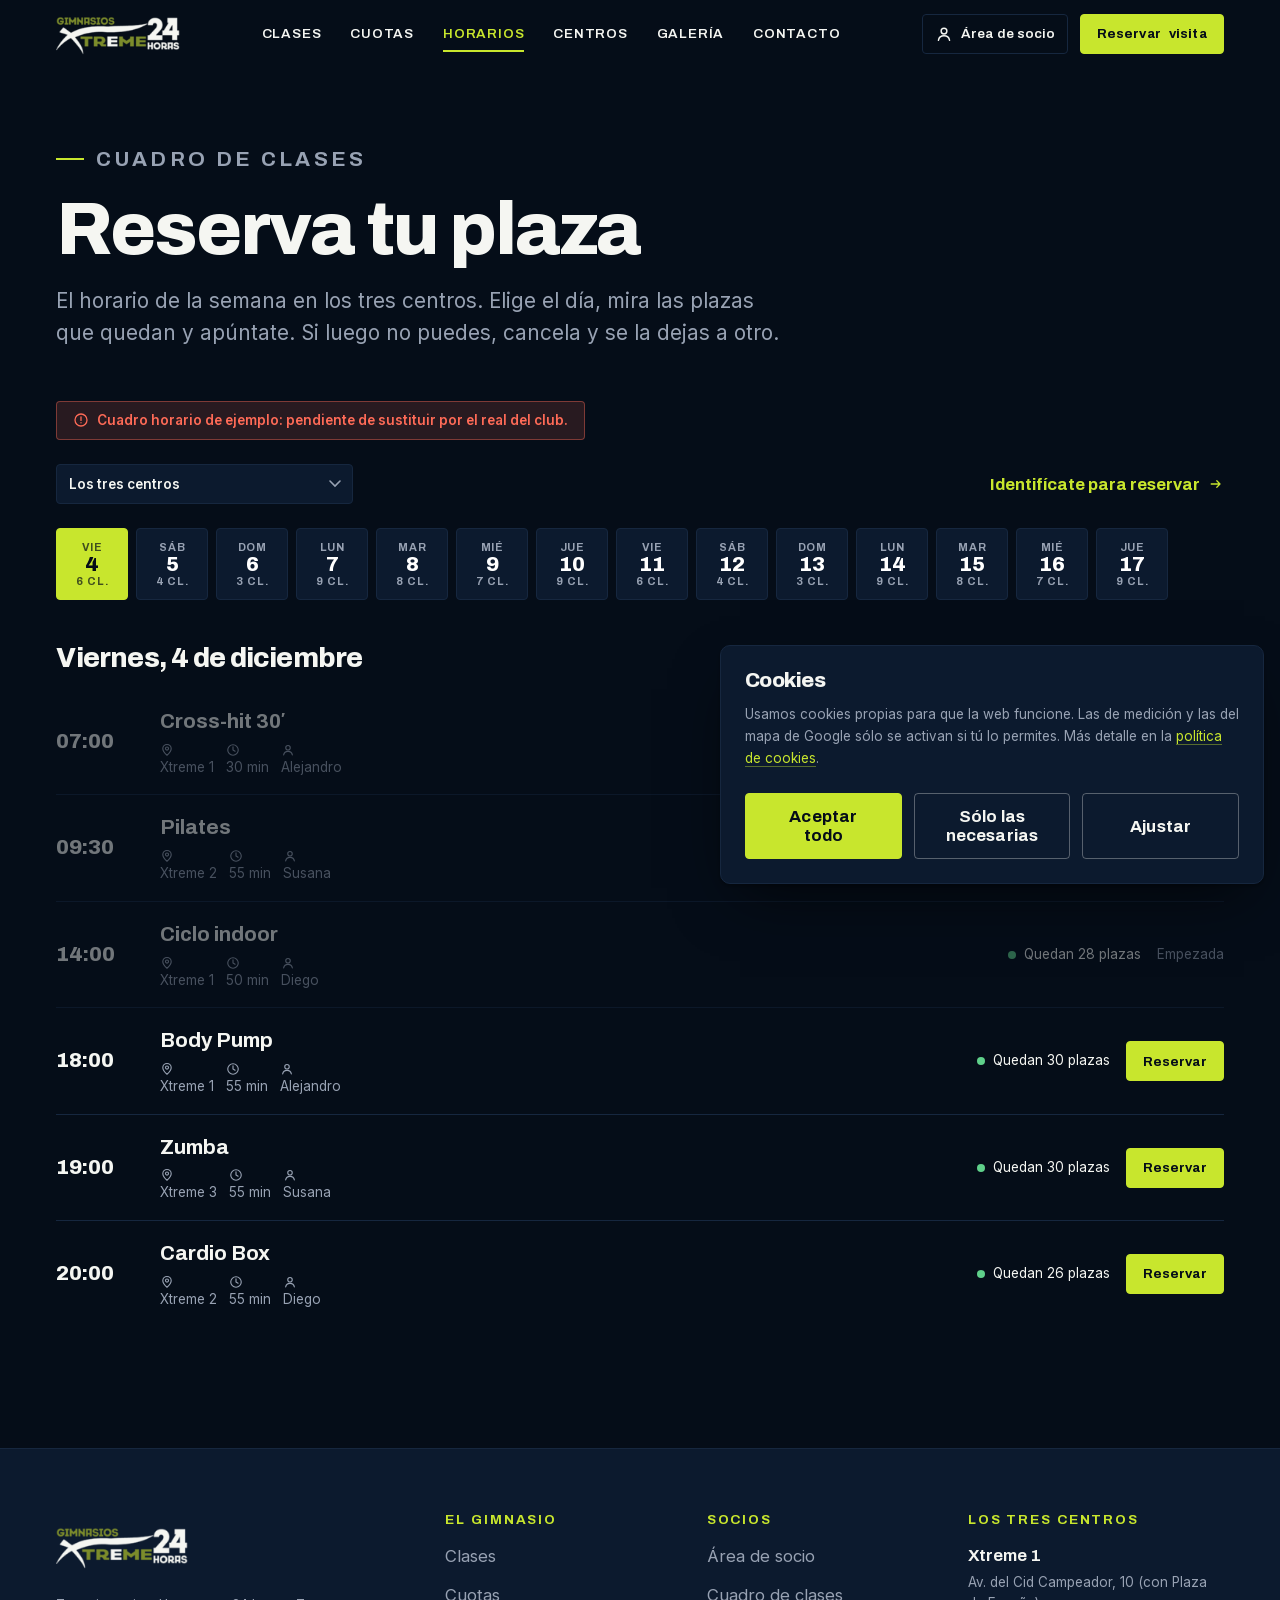
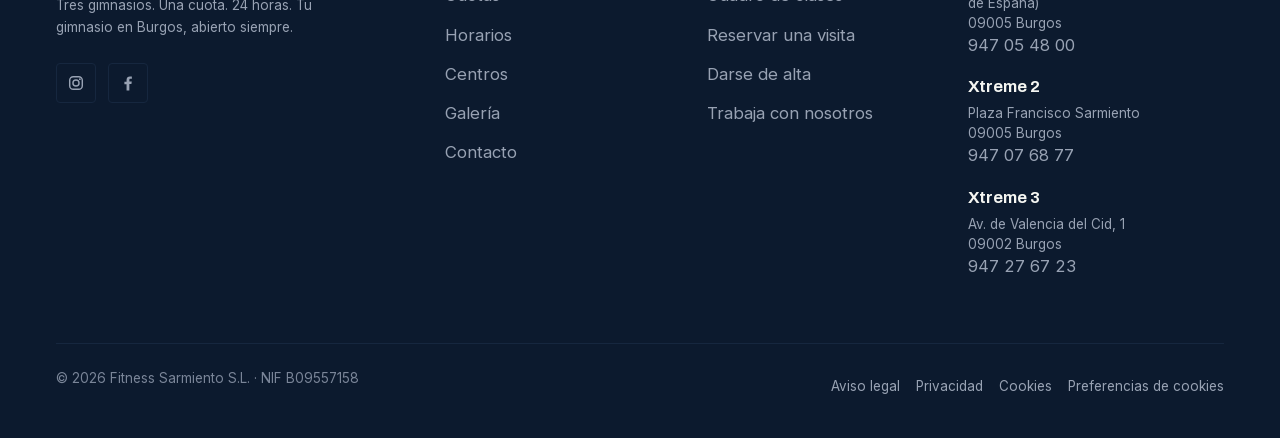
<file: horarios.html>
<!doctype html>
<html lang="es" data-raiz=".">
<head>
<meta charset="utf-8">
<meta name="viewport" content="width=device-width, initial-scale=1, viewport-fit=cover">
<meta name="theme-color" content="#050D18">

<title>Cuadro de clases y reserva de plaza | Xtreme Burgos</title>
<meta name="description" content="Horario semanal de las clases dirigidas de Gimnasios Xtreme Burgos, con centro, monitor y plazas libres. Reserva tu plaza desde la web y cancélala si al final no puedes venir.">
<meta name="author" content="Gimnasios Xtreme Burgos">
<meta name="robots" content="index, follow, max-image-preview:large, max-snippet:-1">
<link rel="canonical" href="https://gimnasiosxtreme.es/horarios.html">

<meta property="og:type" content="website">
<meta property="og:site_name" content="Gimnasios Xtreme Burgos">
<meta property="og:locale" content="es_ES">
<meta property="og:url" content="https://gimnasiosxtreme.es/horarios.html">
<meta property="og:title" content="Cuadro de clases y reserva de plaza | Xtreme Burgos">
<meta property="og:description" content="Horario semanal de las clases dirigidas de Gimnasios Xtreme Burgos, con centro, monitor y plazas libres. Reserva tu plaza desde la web y cancélala si al final no puedes venir.">
<meta property="og:image" content="https://gimnasiosxtreme.es/assets/img/og-image.jpg">
<meta property="og:image:width" content="1200">
<meta property="og:image:height" content="630">
<meta property="og:image:alt" content="Gimnasios Xtreme Burgos — tres gimnasios abiertos 24 horas">
<meta name="twitter:card" content="summary_large_image">
<meta name="twitter:title" content="Cuadro de clases y reserva de plaza | Xtreme Burgos">
<meta name="twitter:description" content="Horario semanal de las clases dirigidas de Gimnasios Xtreme Burgos, con centro, monitor y plazas libres. Reserva tu plaza desde la web y cancélala si al final no puedes venir.">
<meta name="twitter:image" content="https://gimnasiosxtreme.es/assets/img/og-image.jpg">

<link rel="icon" href="./assets/img/favicon-32.png" sizes="32x32" type="image/png">
<link rel="icon" href="./assets/img/favicon-192.png" sizes="192x192" type="image/png">
<link rel="apple-touch-icon" href="./assets/img/apple-touch-icon.png">
<link rel="manifest" href="./site.webmanifest">

<link rel="preload" as="font" type="font/woff2" href="./assets/fonts/archivo-latin.woff2" crossorigin>
<link rel="preload" as="font" type="font/woff2" href="./assets/fonts/inter-latin.woff2" crossorigin>
<link rel="stylesheet" href="./assets/css/fuentes.css?v=20260924g">
<link rel="stylesheet" href="./assets/css/estilos.css?v=20260924g">
<noscript><style>[data-anima]{opacity:1!important;transform:none!important}</style></noscript>

<script src="./lib/manifest.js?v=20260924g"></script>
<script src="./lib/plantillas.js?v=20260924g"></script>
<script src="./lib/config.js?v=20260924g"></script>
<script src="./lib/datos.js?v=20260924g"></script>

</head>
<body>

<div data-cabecera></div>

<main id="principal">
  <section class="seccion portadilla">
    <div class="contenedor">
      <nav class="solo-lector" aria-label="Migas de pan"><a href="./index.html">Inicio</a> · Reserva tu plaza</nav>
      <div class="seccion__cabecera" data-anima>
        <p class="titulillo">Cuadro de clases</p>
        <h1>Reserva tu plaza</h1>
        <p>El horario de la semana en los tres centros. Elige el día, mira las plazas que quedan y apúntate. Si luego no puedes, cancela y se la dejas a otro.</p>
      </div>
    </div>
  </section>
  <section class="seccion" aria-label="Horario semanal">
    <div class="contenedor">
      <div data-agenda></div>
    </div>
  </section>
</main>

<div data-pie></div>

<script src="./assets/js/nucleo.js?v=20260924g"></script>
<script src="./assets/js/componentes.js?v=20260924g"></script>
<script src="./assets/js/socio.js?v=20260924g"></script>
<script src="./assets/js/pagina-horarios.js?v=20260924g"></script>
</body>
</html>
</file>
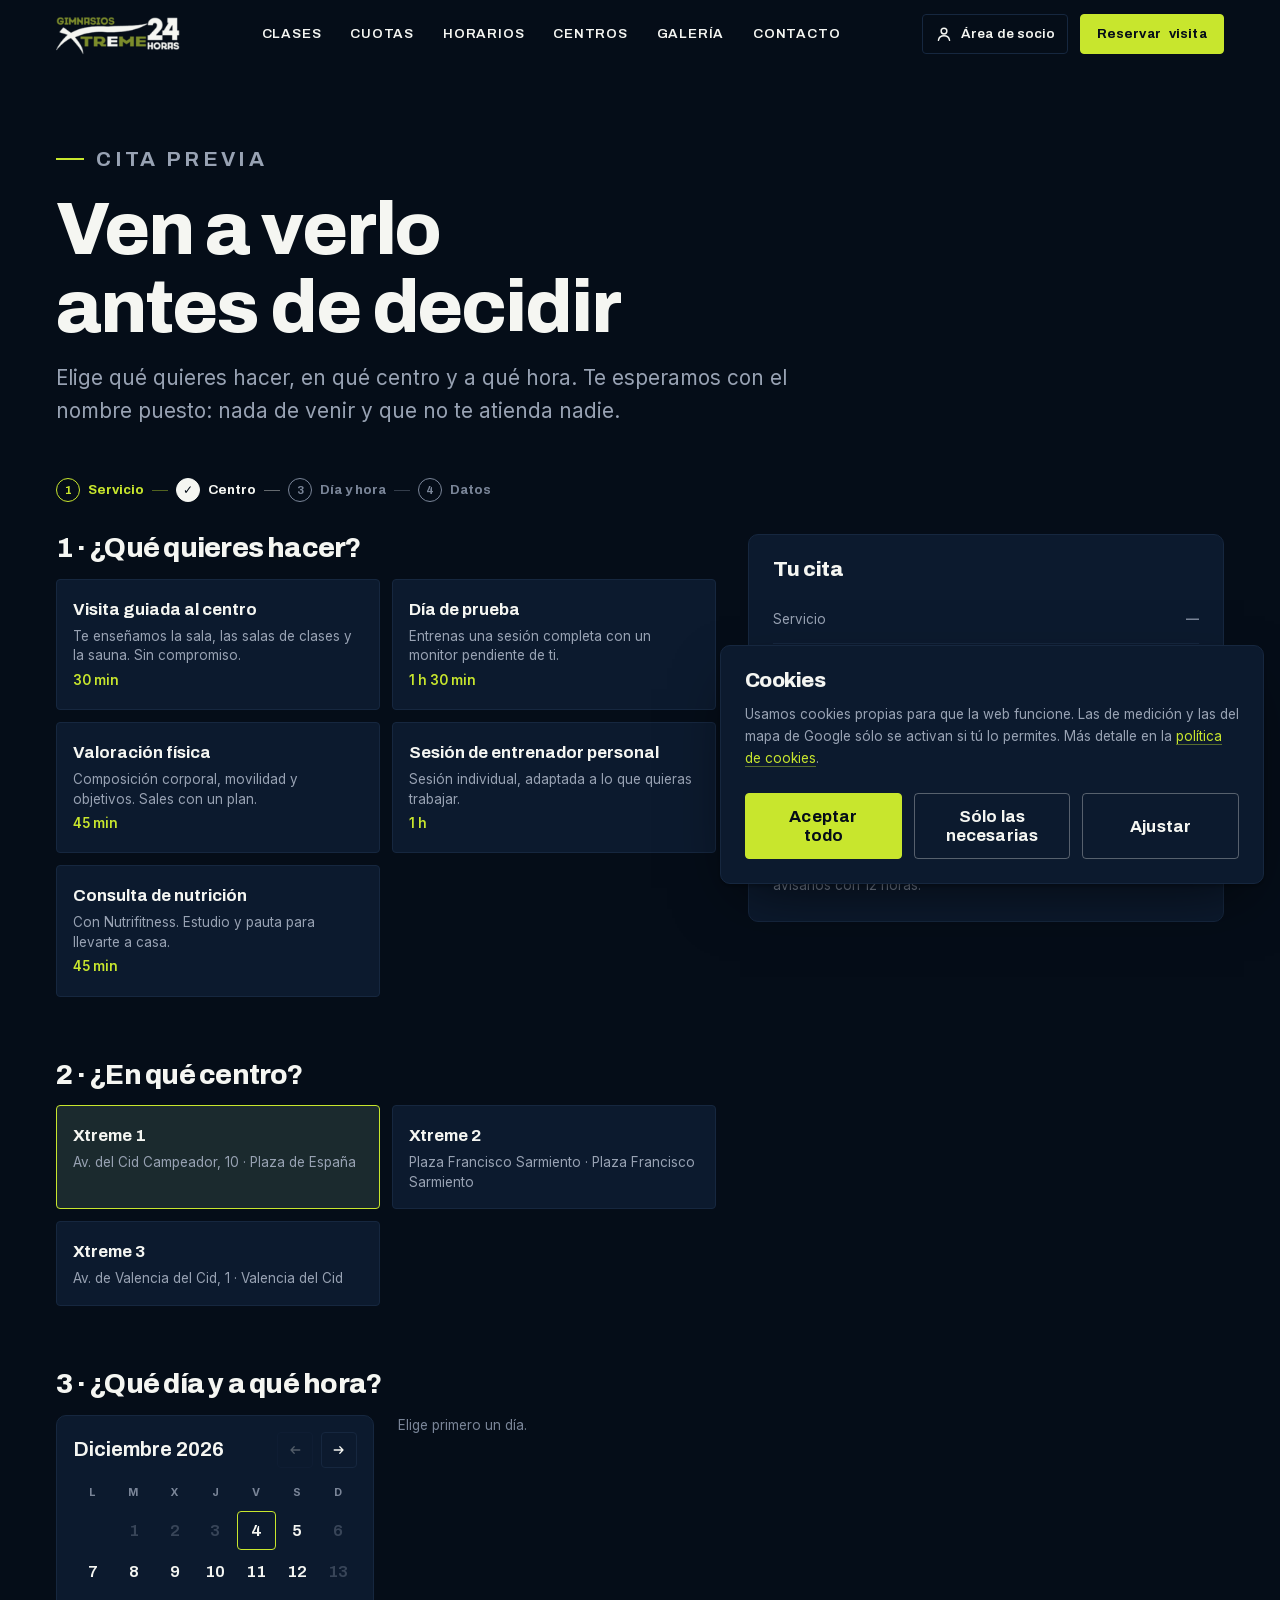
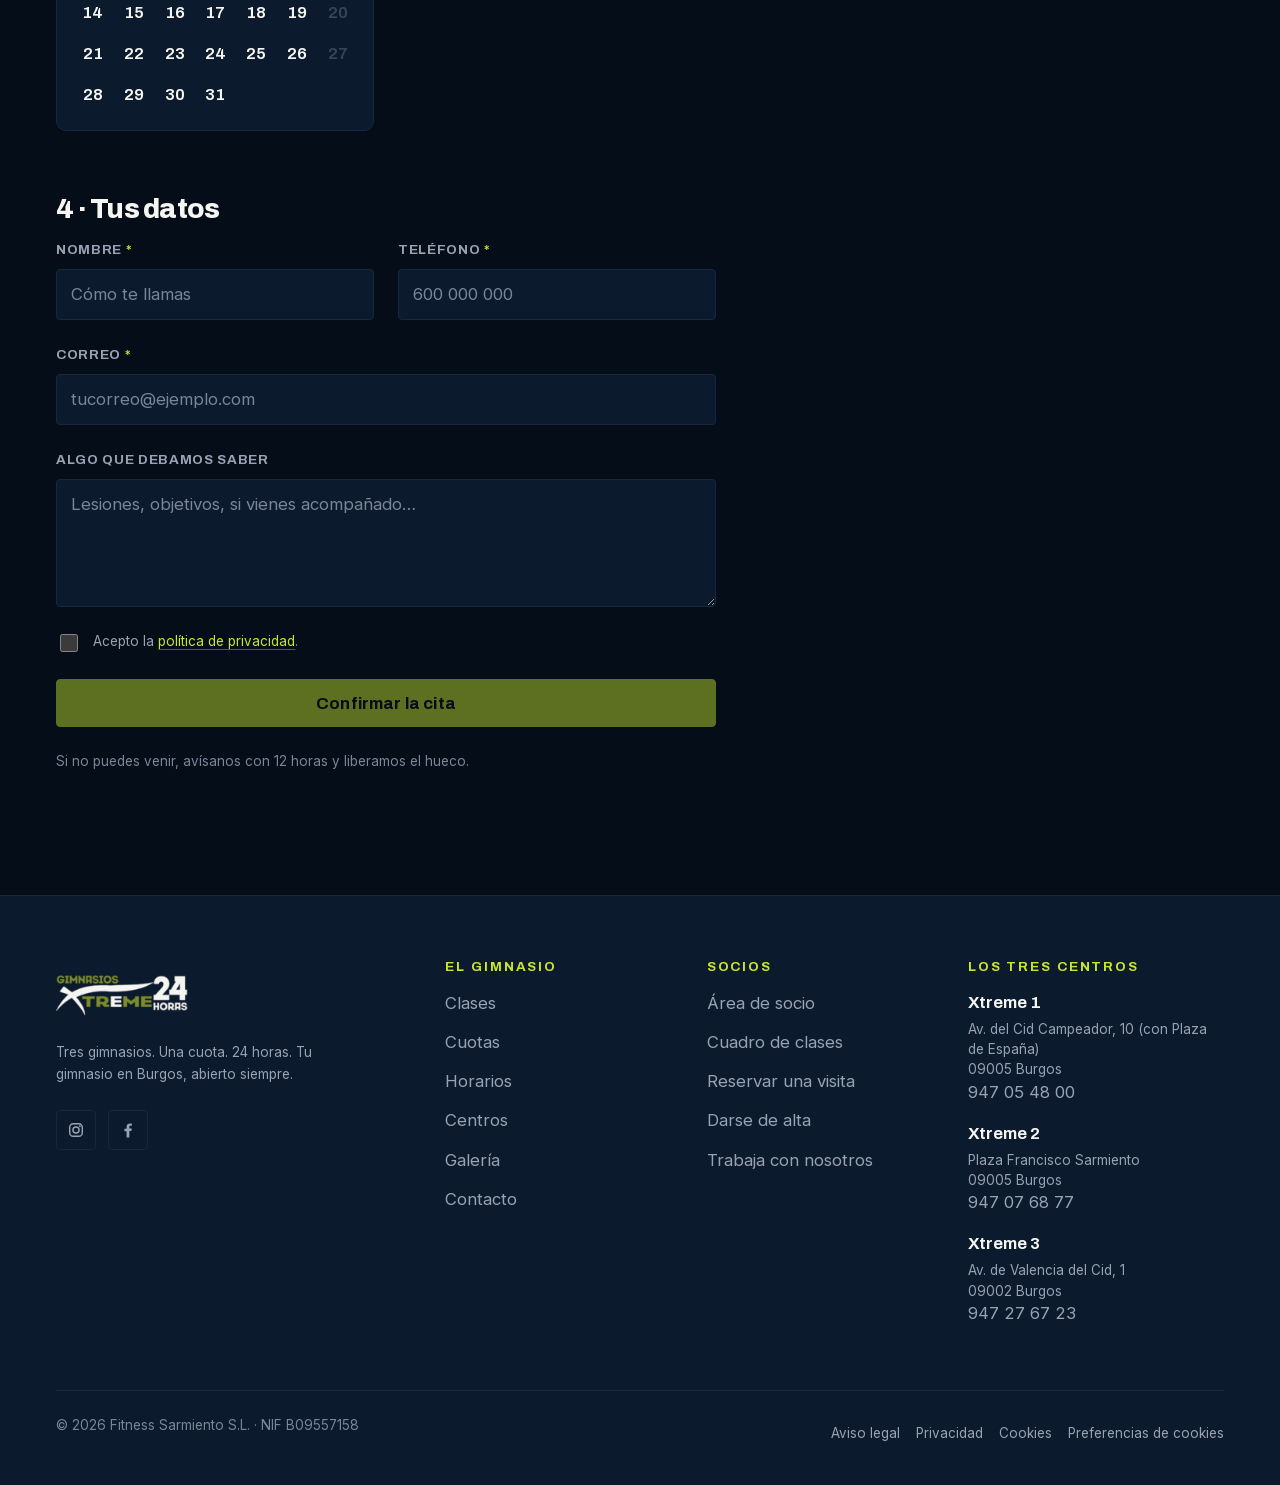
<file: reservar.html>
<!doctype html>
<html lang="es" data-raiz=".">
<head>
<meta charset="utf-8">
<meta name="viewport" content="width=device-width, initial-scale=1, viewport-fit=cover">
<meta name="theme-color" content="#050D18">

<title>Reservar una visita o una sesión | Xtreme Burgos</title>
<meta name="description" content="Reserva online una visita guiada, un día de prueba, una valoración física, una sesión de entrenador personal o una consulta de nutrición en Gimnasios Xtreme Burgos.">
<meta name="author" content="Gimnasios Xtreme Burgos">
<meta name="robots" content="index, follow, max-image-preview:large, max-snippet:-1">
<link rel="canonical" href="https://gimnasiosxtreme.es/reservar.html">

<meta property="og:type" content="website">
<meta property="og:site_name" content="Gimnasios Xtreme Burgos">
<meta property="og:locale" content="es_ES">
<meta property="og:url" content="https://gimnasiosxtreme.es/reservar.html">
<meta property="og:title" content="Reservar una visita o una sesión | Xtreme Burgos">
<meta property="og:description" content="Reserva online una visita guiada, un día de prueba, una valoración física, una sesión de entrenador personal o una consulta de nutrición en Gimnasios Xtreme Burgos.">
<meta property="og:image" content="https://gimnasiosxtreme.es/assets/img/og-image.jpg">
<meta property="og:image:width" content="1200">
<meta property="og:image:height" content="630">
<meta property="og:image:alt" content="Gimnasios Xtreme Burgos — tres gimnasios abiertos 24 horas">
<meta name="twitter:card" content="summary_large_image">
<meta name="twitter:title" content="Reservar una visita o una sesión | Xtreme Burgos">
<meta name="twitter:description" content="Reserva online una visita guiada, un día de prueba, una valoración física, una sesión de entrenador personal o una consulta de nutrición en Gimnasios Xtreme Burgos.">
<meta name="twitter:image" content="https://gimnasiosxtreme.es/assets/img/og-image.jpg">

<link rel="icon" href="./assets/img/favicon-32.png" sizes="32x32" type="image/png">
<link rel="icon" href="./assets/img/favicon-192.png" sizes="192x192" type="image/png">
<link rel="apple-touch-icon" href="./assets/img/apple-touch-icon.png">
<link rel="manifest" href="./site.webmanifest">

<link rel="preload" as="font" type="font/woff2" href="./assets/fonts/archivo-latin.woff2" crossorigin>
<link rel="preload" as="font" type="font/woff2" href="./assets/fonts/inter-latin.woff2" crossorigin>
<link rel="stylesheet" href="./assets/css/fuentes.css?v=20260924g">
<link rel="stylesheet" href="./assets/css/estilos.css?v=20260924g">
<noscript><style>[data-anima]{opacity:1!important;transform:none!important}</style></noscript>

<script src="./lib/manifest.js?v=20260924g"></script>
<script src="./lib/plantillas.js?v=20260924g"></script>
<script src="./lib/config.js?v=20260924g"></script>
<script src="./lib/datos.js?v=20260924g"></script>

</head>
<body>

<div data-cabecera></div>

<main id="principal">
  <section class="seccion portadilla">
    <div class="contenedor">
      <nav class="solo-lector" aria-label="Migas de pan"><a href="./index.html">Inicio</a> · Ven a verlo antes de decidir</nav>
      <div class="seccion__cabecera" data-anima>
        <p class="titulillo">Cita previa</p>
        <h1>Ven a verlo antes de decidir</h1>
        <p>Elige qué quieres hacer, en qué centro y a qué hora. Te esperamos con el nombre puesto: nada de venir y que no te atienda nadie.</p>
      </div>
    </div>
  </section>
  <section class="seccion" aria-label="Reserva">
    <div class="contenedor">
      <div data-reserva></div>
    </div>
  </section>
</main>

<div data-pie></div>

<script src="./assets/js/nucleo.js?v=20260924g"></script>
<script src="./assets/js/componentes.js?v=20260924g"></script>
<script src="./assets/js/pagina-reservar.js?v=20260924g"></script>
</body>
</html>
</file>
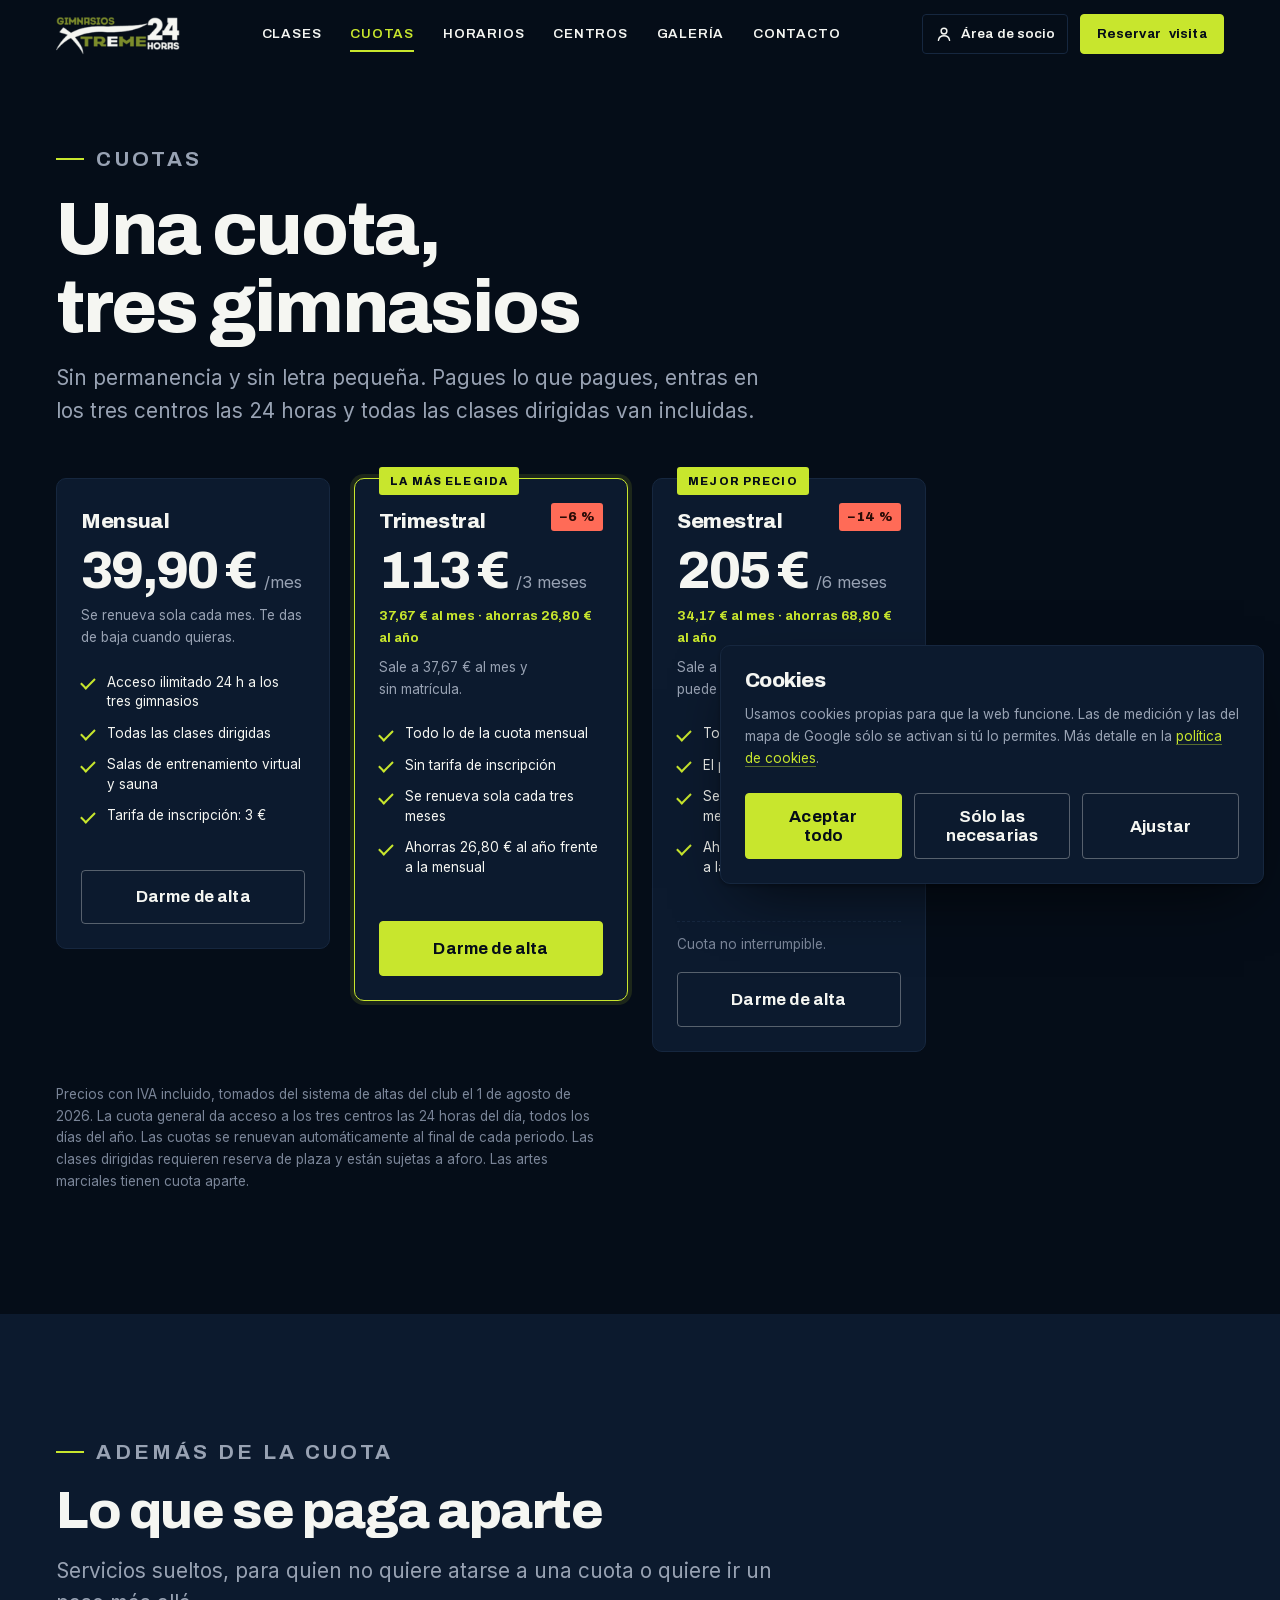
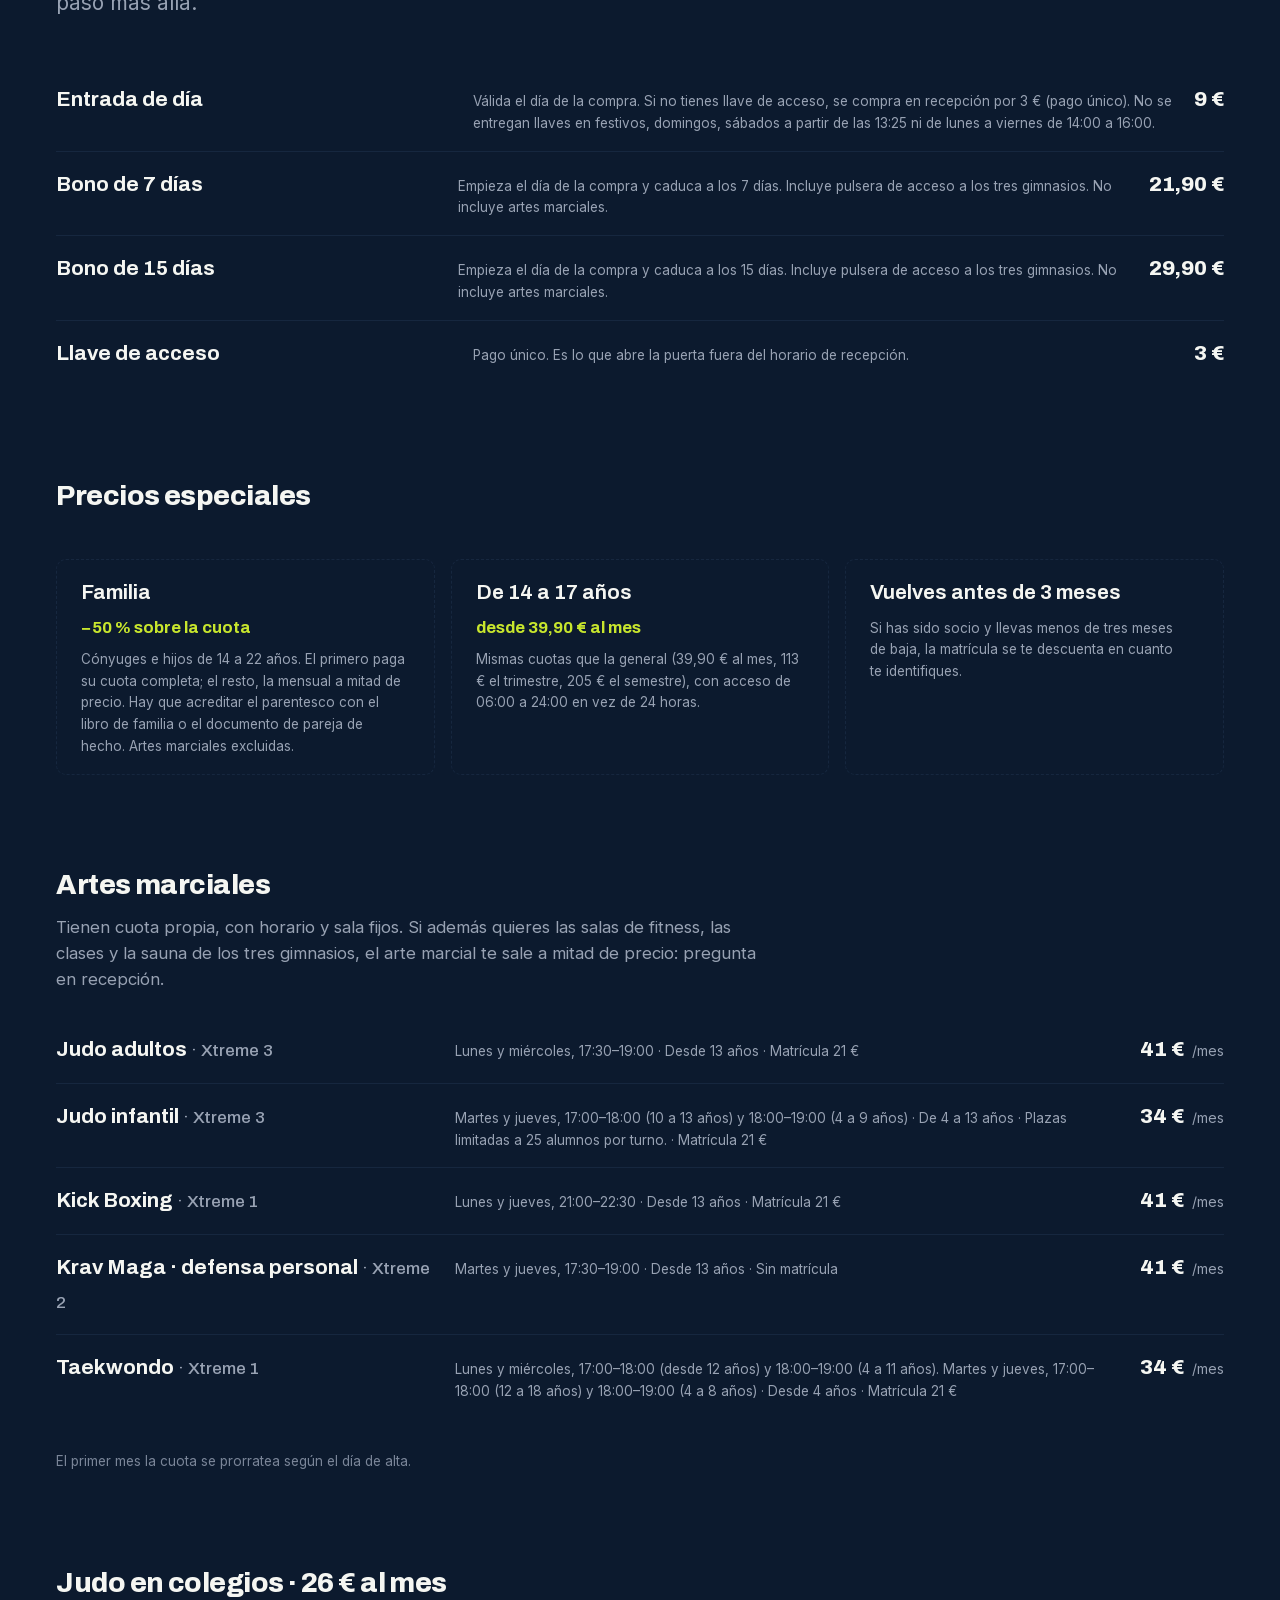
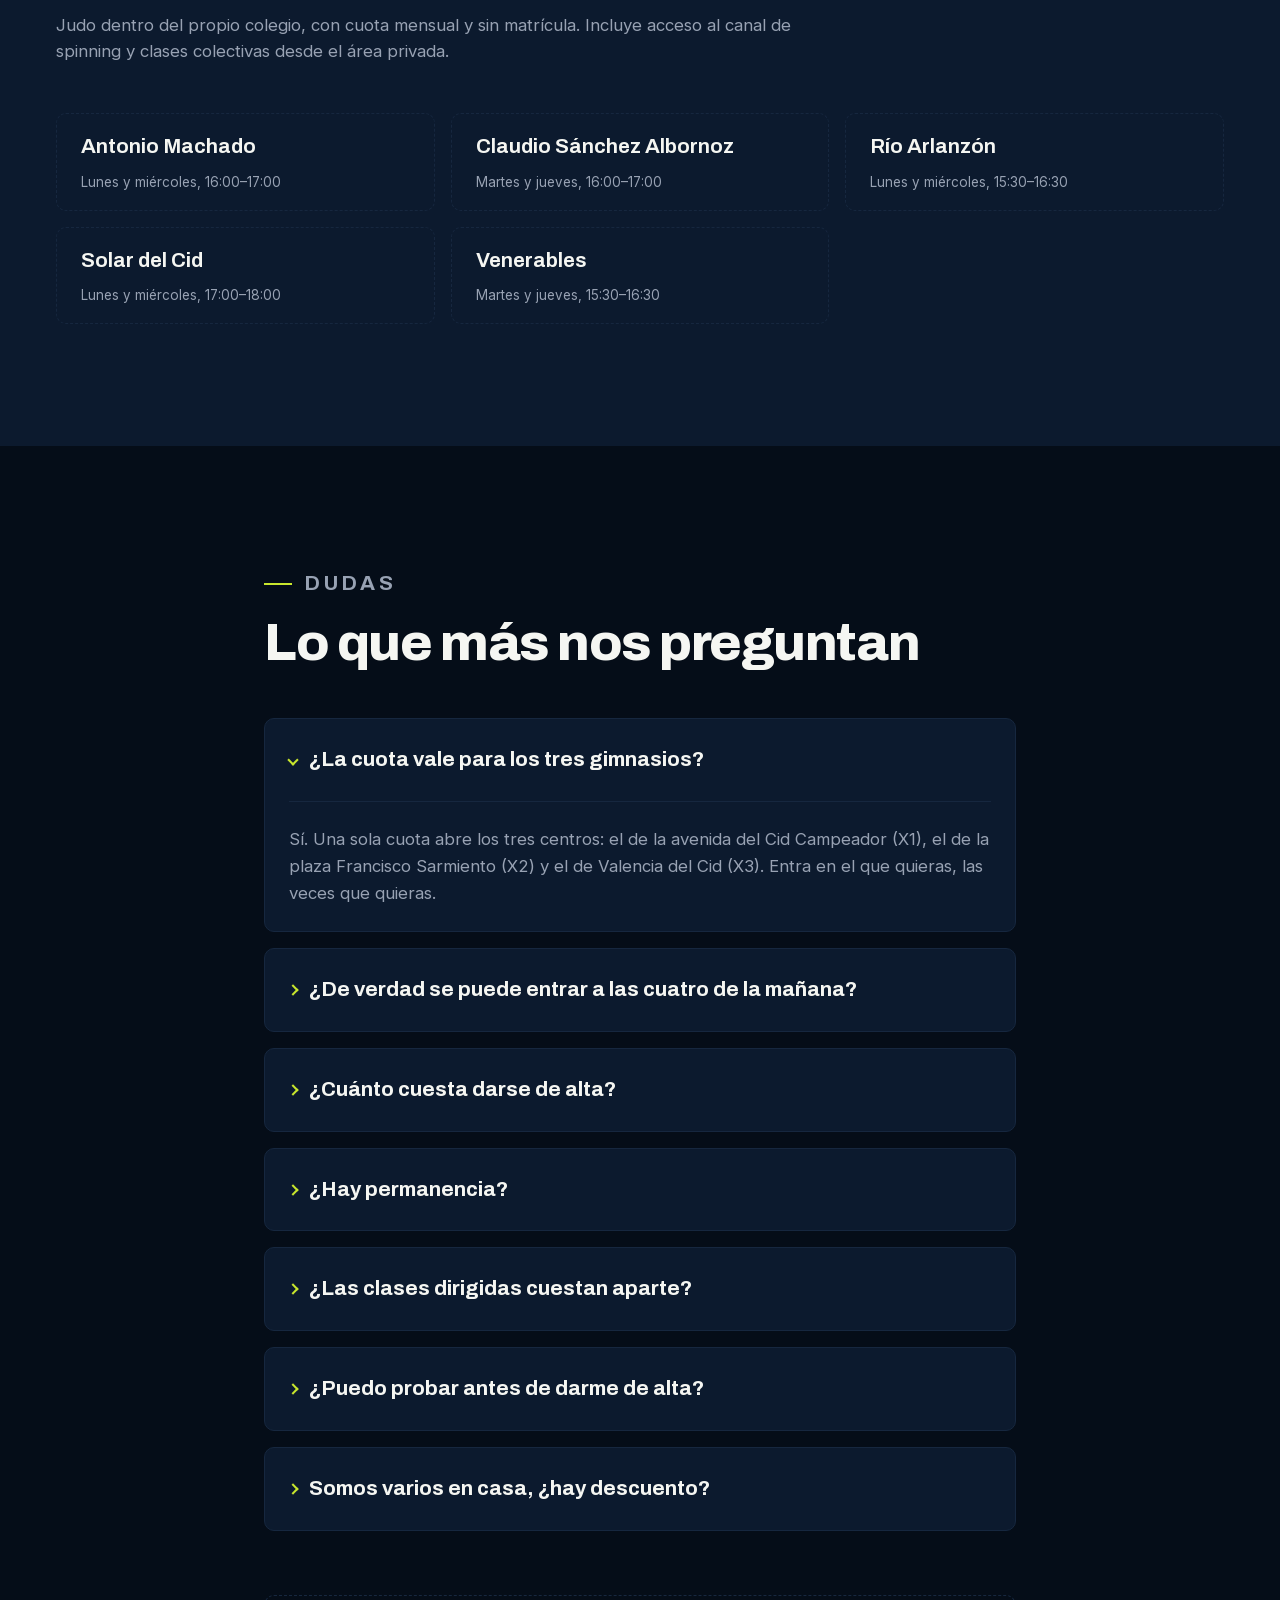
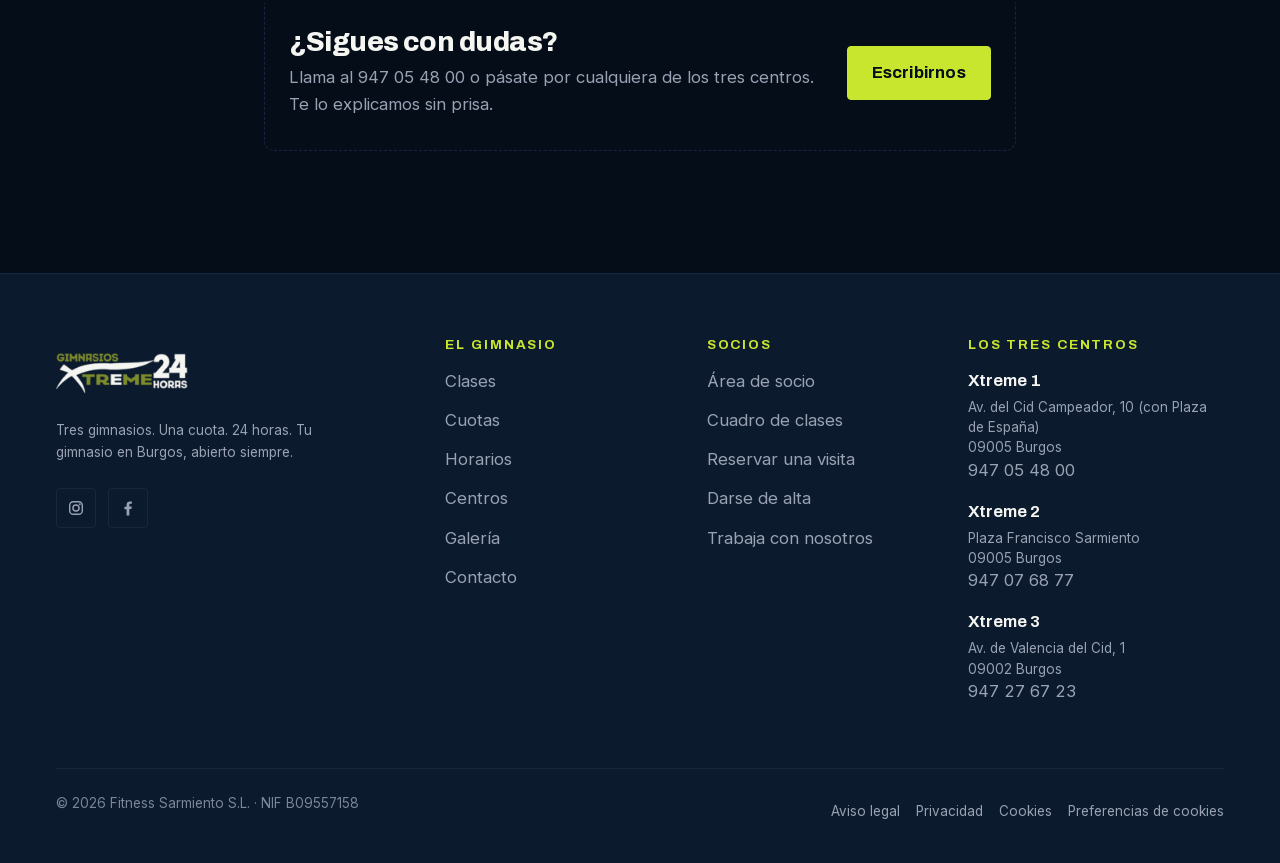
<file: tarifas.html>
<!doctype html>
<html lang="es" data-raiz=".">
<head>
<meta charset="utf-8">
<meta name="viewport" content="width=device-width, initial-scale=1, viewport-fit=cover">
<meta name="theme-color" content="#050D18">

<title>Cuotas y precios | Gimnasios Xtreme Burgos</title>
<meta name="description" content="Cuotas de Gimnasios Xtreme Burgos: una sola cuota para los tres gimnasios, abiertos 24 horas. Mensual, trimestral, semestral y anual, con descuento en las cuotas largas. Bonos, entrenador personal y nutrición.">
<meta name="author" content="Gimnasios Xtreme Burgos">
<meta name="robots" content="index, follow, max-image-preview:large, max-snippet:-1">
<link rel="canonical" href="https://gimnasiosxtreme.es/tarifas.html">

<meta property="og:type" content="website">
<meta property="og:site_name" content="Gimnasios Xtreme Burgos">
<meta property="og:locale" content="es_ES">
<meta property="og:url" content="https://gimnasiosxtreme.es/tarifas.html">
<meta property="og:title" content="Cuotas y precios | Gimnasios Xtreme Burgos">
<meta property="og:description" content="Cuotas de Gimnasios Xtreme Burgos: una sola cuota para los tres gimnasios, abiertos 24 horas. Mensual, trimestral, semestral y anual, con descuento en las cuotas largas. Bonos, entrenador personal y nutrición.">
<meta property="og:image" content="https://gimnasiosxtreme.es/assets/img/og-image.jpg">
<meta property="og:image:width" content="1200">
<meta property="og:image:height" content="630">
<meta property="og:image:alt" content="Gimnasios Xtreme Burgos — tres gimnasios abiertos 24 horas">
<meta name="twitter:card" content="summary_large_image">
<meta name="twitter:title" content="Cuotas y precios | Gimnasios Xtreme Burgos">
<meta name="twitter:description" content="Cuotas de Gimnasios Xtreme Burgos: una sola cuota para los tres gimnasios, abiertos 24 horas. Mensual, trimestral, semestral y anual, con descuento en las cuotas largas. Bonos, entrenador personal y nutrición.">
<meta name="twitter:image" content="https://gimnasiosxtreme.es/assets/img/og-image.jpg">

<link rel="icon" href="./assets/img/favicon-32.png" sizes="32x32" type="image/png">
<link rel="icon" href="./assets/img/favicon-192.png" sizes="192x192" type="image/png">
<link rel="apple-touch-icon" href="./assets/img/apple-touch-icon.png">
<link rel="manifest" href="./site.webmanifest">

<link rel="preload" as="font" type="font/woff2" href="./assets/fonts/archivo-latin.woff2" crossorigin>
<link rel="preload" as="font" type="font/woff2" href="./assets/fonts/inter-latin.woff2" crossorigin>
<link rel="stylesheet" href="./assets/css/fuentes.css?v=20260924g">
<link rel="stylesheet" href="./assets/css/estilos.css?v=20260924g">
<noscript><style>[data-anima]{opacity:1!important;transform:none!important}</style></noscript>

<script src="./lib/manifest.js?v=20260924g"></script>
<script src="./lib/plantillas.js?v=20260924g"></script>

</head>
<body>

<div data-cabecera></div>

<main id="principal">
  <section class="seccion portadilla">
    <div class="contenedor">
      <nav class="solo-lector" aria-label="Migas de pan"><a href="./index.html">Inicio</a> · Una cuota, tres gimnasios</nav>
      <div class="seccion__cabecera" data-anima>
        <p class="titulillo">Cuotas</p>
        <h1>Una cuota, tres gimnasios</h1>
        <p>Sin permanencia y sin letra pequeña. Pagues lo que pagues, entras en los tres centros las 24 horas y todas las clases dirigidas van incluidas.</p>
      </div>
    </div>
  </section>
  <section class="seccion" id="tarifas" aria-label="Cuotas"></section>
  <section class="seccion seccion--acero" id="extras" aria-labelledby="t-extras"></section>
  <section class="seccion" id="dudas" aria-labelledby="t-dudas"></section>
</main>

<div data-pie></div>

<script src="./assets/js/nucleo.js?v=20260924g"></script>
<script src="./assets/js/componentes.js?v=20260924g"></script>
<script src="./assets/js/pagina-tarifas.js?v=20260924g"></script>
</body>
</html>
</file>
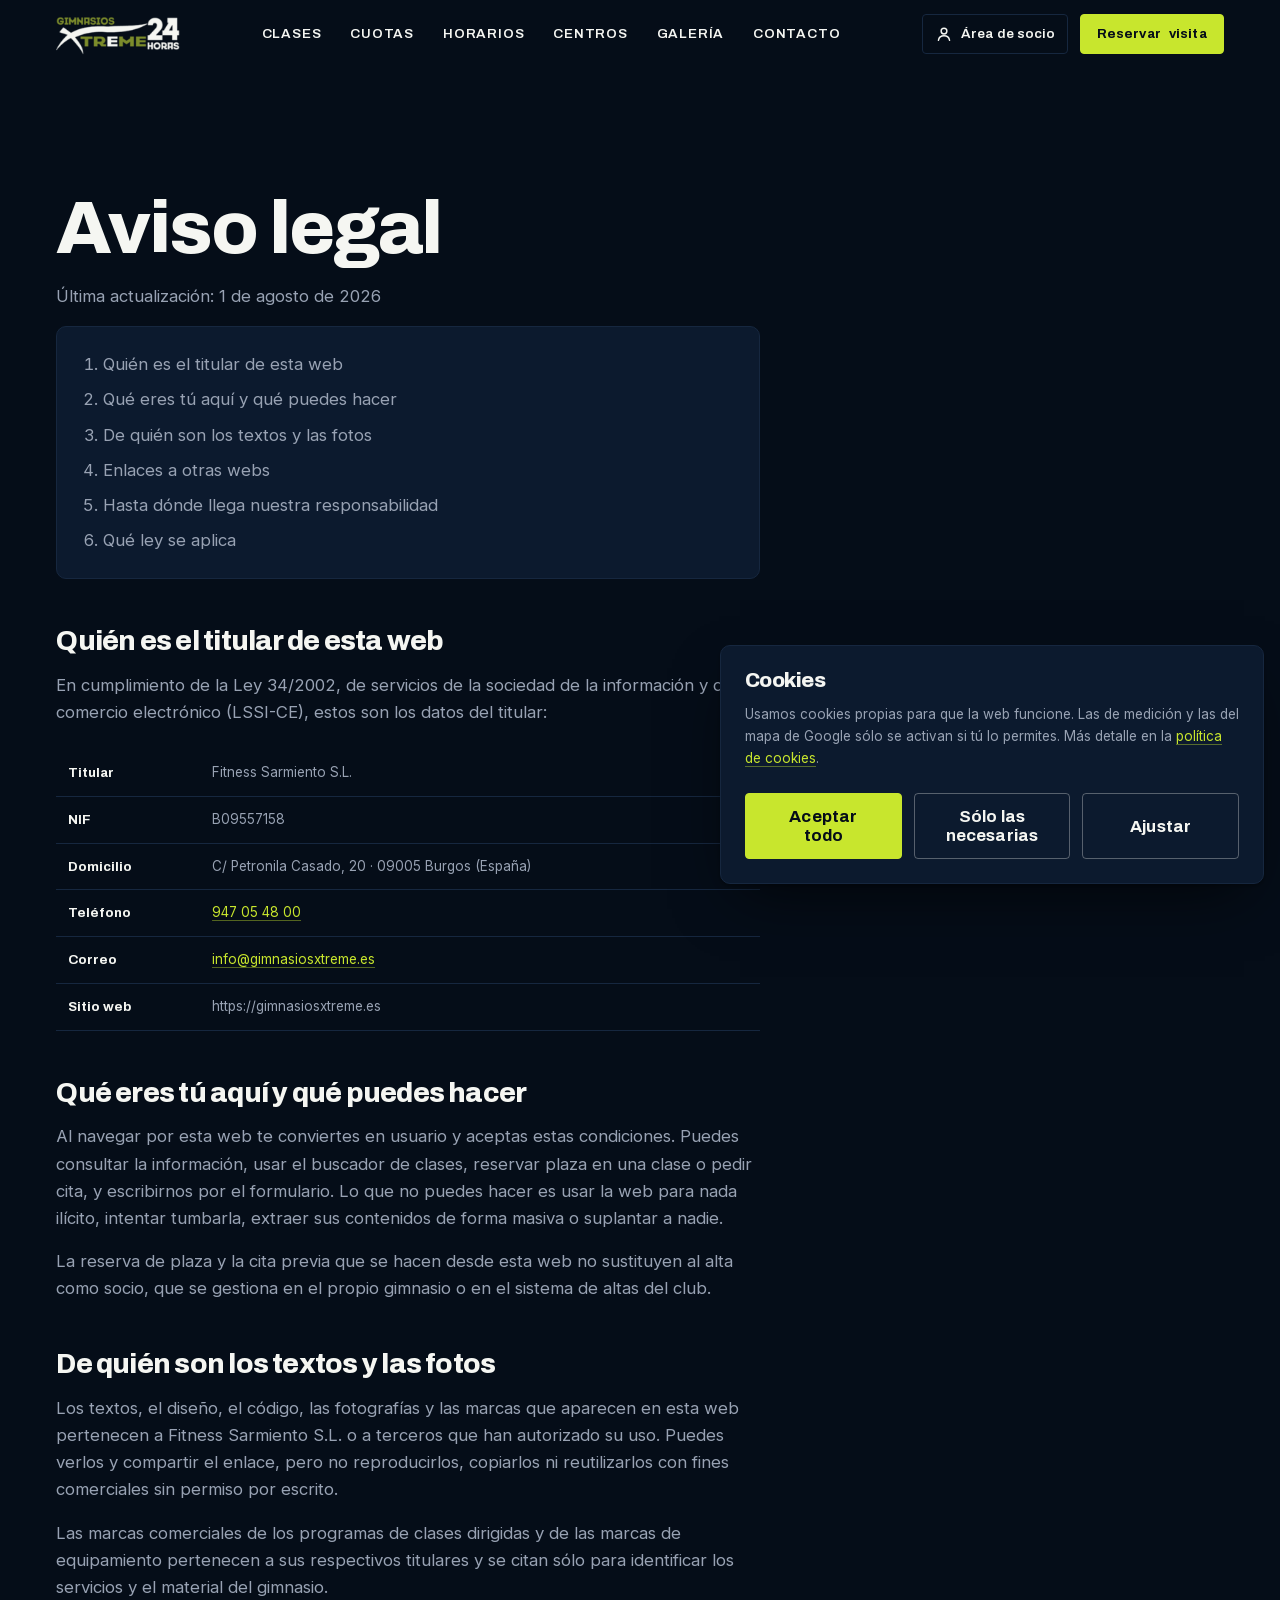
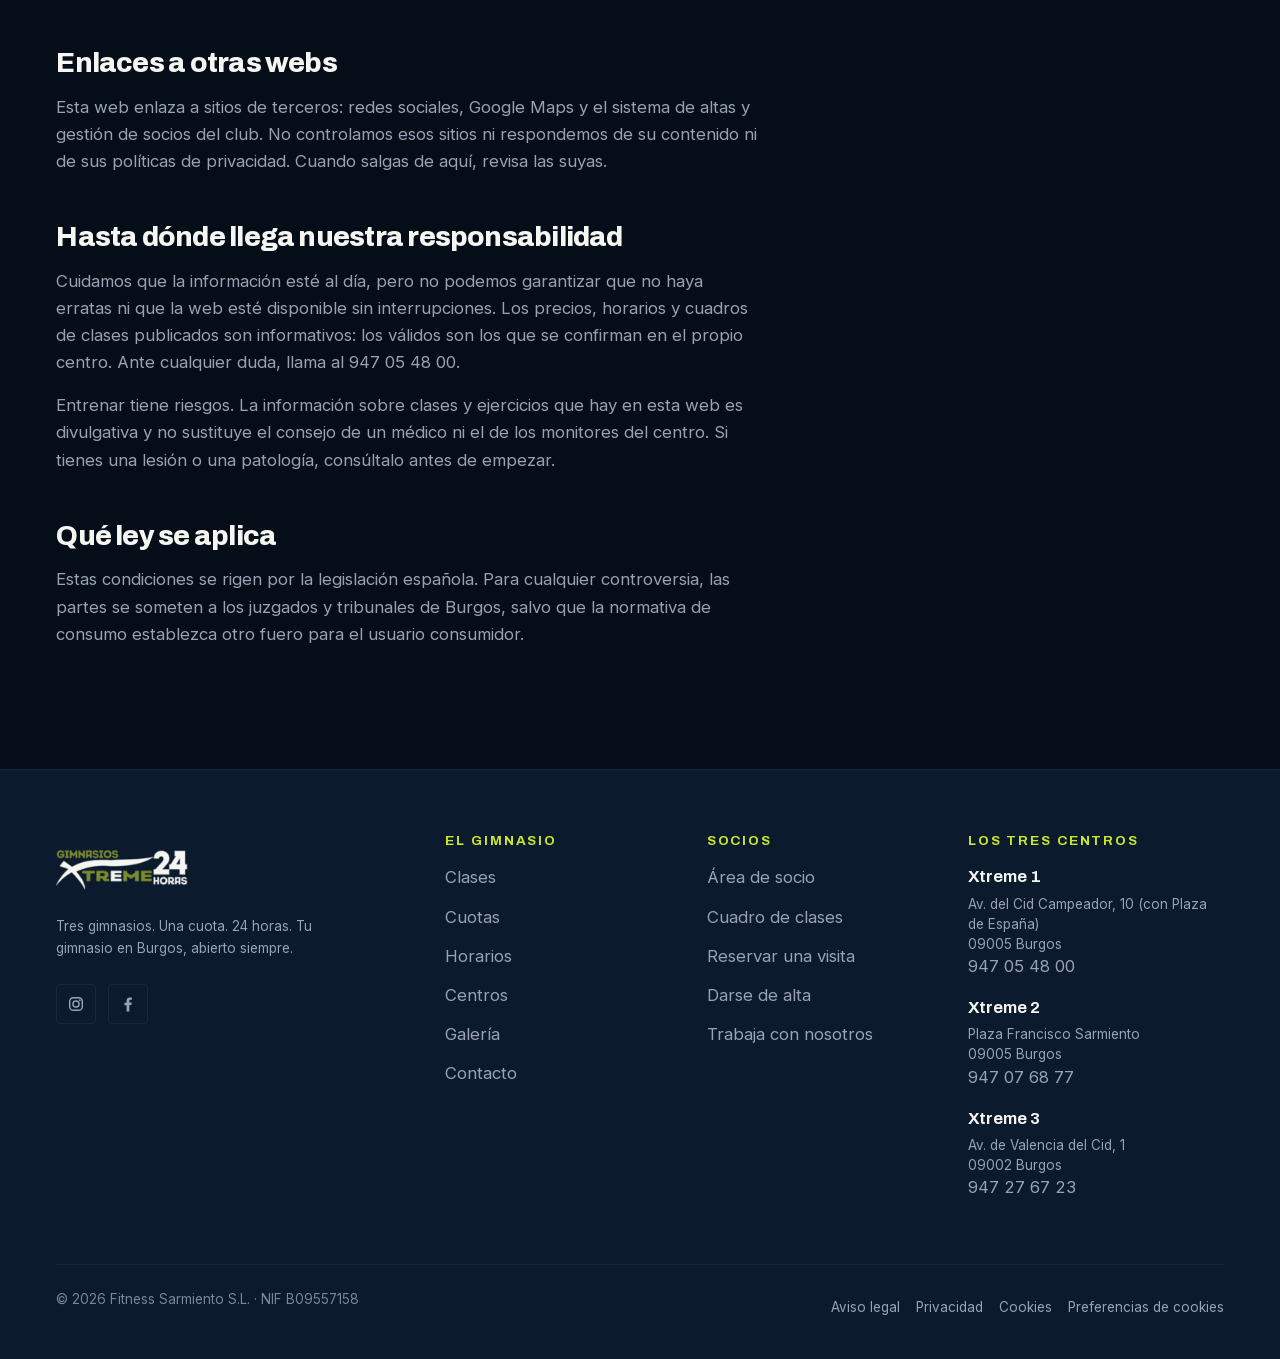
<file: legal/aviso-legal.html>
<!doctype html>
<html lang="es" data-raiz="..">
<head>
<meta charset="utf-8">
<meta name="viewport" content="width=device-width, initial-scale=1, viewport-fit=cover">
<meta name="theme-color" content="#050D18">

<title>Aviso legal | Gimnasios Xtreme Burgos</title>
<meta name="description" content="Aviso legal e información del titular del sitio web de Gimnasios Xtreme Burgos, Fitness Sarmiento S.L.">
<meta name="author" content="Gimnasios Xtreme Burgos">
<meta name="robots" content="index, follow, max-image-preview:large, max-snippet:-1">
<link rel="canonical" href="https://gimnasiosxtreme.es/legal/aviso-legal.html">

<meta property="og:type" content="website">
<meta property="og:site_name" content="Gimnasios Xtreme Burgos">
<meta property="og:locale" content="es_ES">
<meta property="og:url" content="https://gimnasiosxtreme.es/legal/aviso-legal.html">
<meta property="og:title" content="Aviso legal | Gimnasios Xtreme Burgos">
<meta property="og:description" content="Aviso legal e información del titular del sitio web de Gimnasios Xtreme Burgos, Fitness Sarmiento S.L.">
<meta property="og:image" content="https://gimnasiosxtreme.es/assets/img/og-image.jpg">
<meta property="og:image:width" content="1200">
<meta property="og:image:height" content="630">
<meta property="og:image:alt" content="Gimnasios Xtreme Burgos — tres gimnasios abiertos 24 horas">
<meta name="twitter:card" content="summary_large_image">
<meta name="twitter:title" content="Aviso legal | Gimnasios Xtreme Burgos">
<meta name="twitter:description" content="Aviso legal e información del titular del sitio web de Gimnasios Xtreme Burgos, Fitness Sarmiento S.L.">
<meta name="twitter:image" content="https://gimnasiosxtreme.es/assets/img/og-image.jpg">

<link rel="icon" href="../assets/img/favicon-32.png" sizes="32x32" type="image/png">
<link rel="icon" href="../assets/img/favicon-192.png" sizes="192x192" type="image/png">
<link rel="apple-touch-icon" href="../assets/img/apple-touch-icon.png">
<link rel="manifest" href="../site.webmanifest">

<link rel="preload" as="font" type="font/woff2" href="../assets/fonts/archivo-latin.woff2" crossorigin>
<link rel="preload" as="font" type="font/woff2" href="../assets/fonts/inter-latin.woff2" crossorigin>
<link rel="stylesheet" href="../assets/css/fuentes.css?v=20260924g">
<link rel="stylesheet" href="../assets/css/estilos.css?v=20260924g">
<noscript><style>[data-anima]{opacity:1!important;transform:none!important}</style></noscript>

<script src="../lib/manifest.js?v=20260924g"></script>
<script src="../lib/plantillas.js?v=20260924g"></script>

</head>
<body>

<div data-cabecera></div>

<main id="principal">

  <section class="seccion legal" aria-label="Aviso legal | Gimnasios Xtreme Burgos">
    <div class="contenedor">
      <div class="legal__texto" data-legal="aviso"></div>
    </div>
  </section>
</main>

<div data-pie></div>

<script src="../assets/js/nucleo.js?v=20260924g"></script>
<script src="../assets/js/componentes.js?v=20260924g"></script>
<script src="../assets/js/pagina-legal.js?v=20260924g"></script>
</body>
</html>
</file>
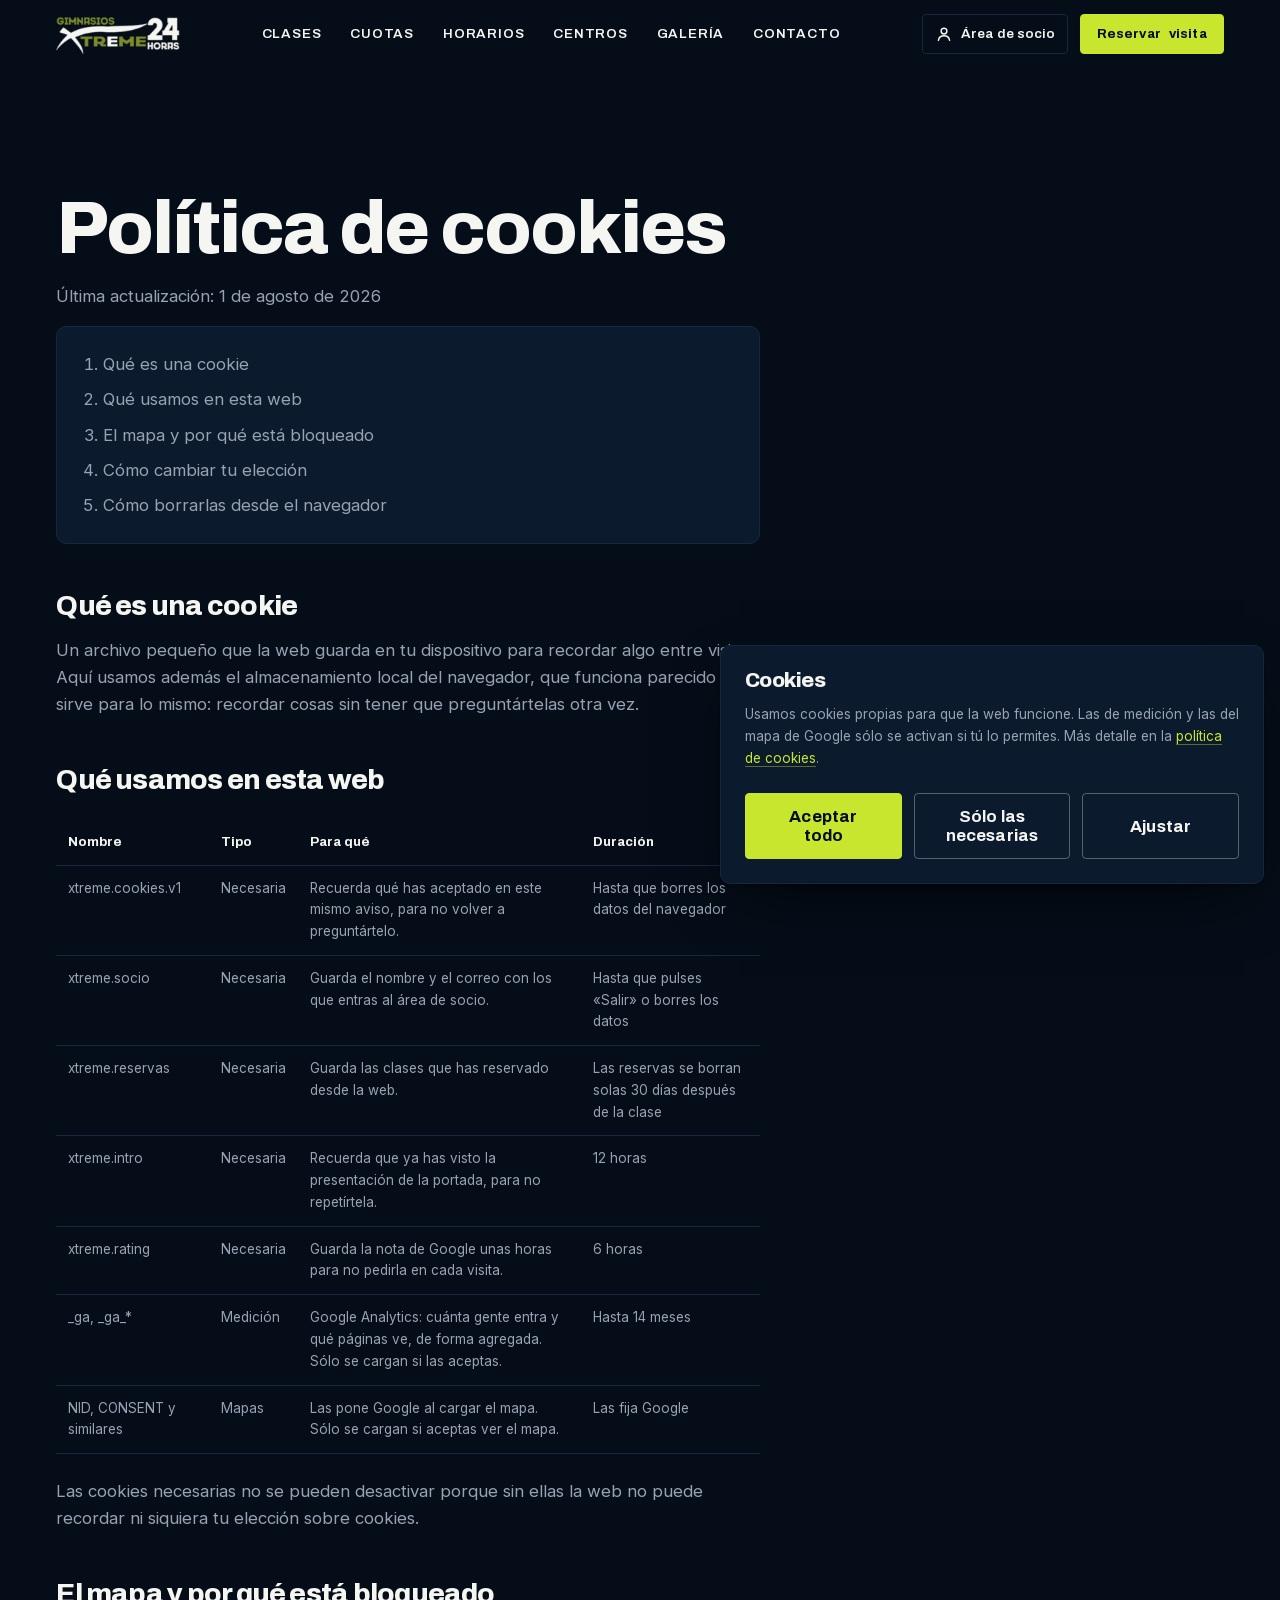
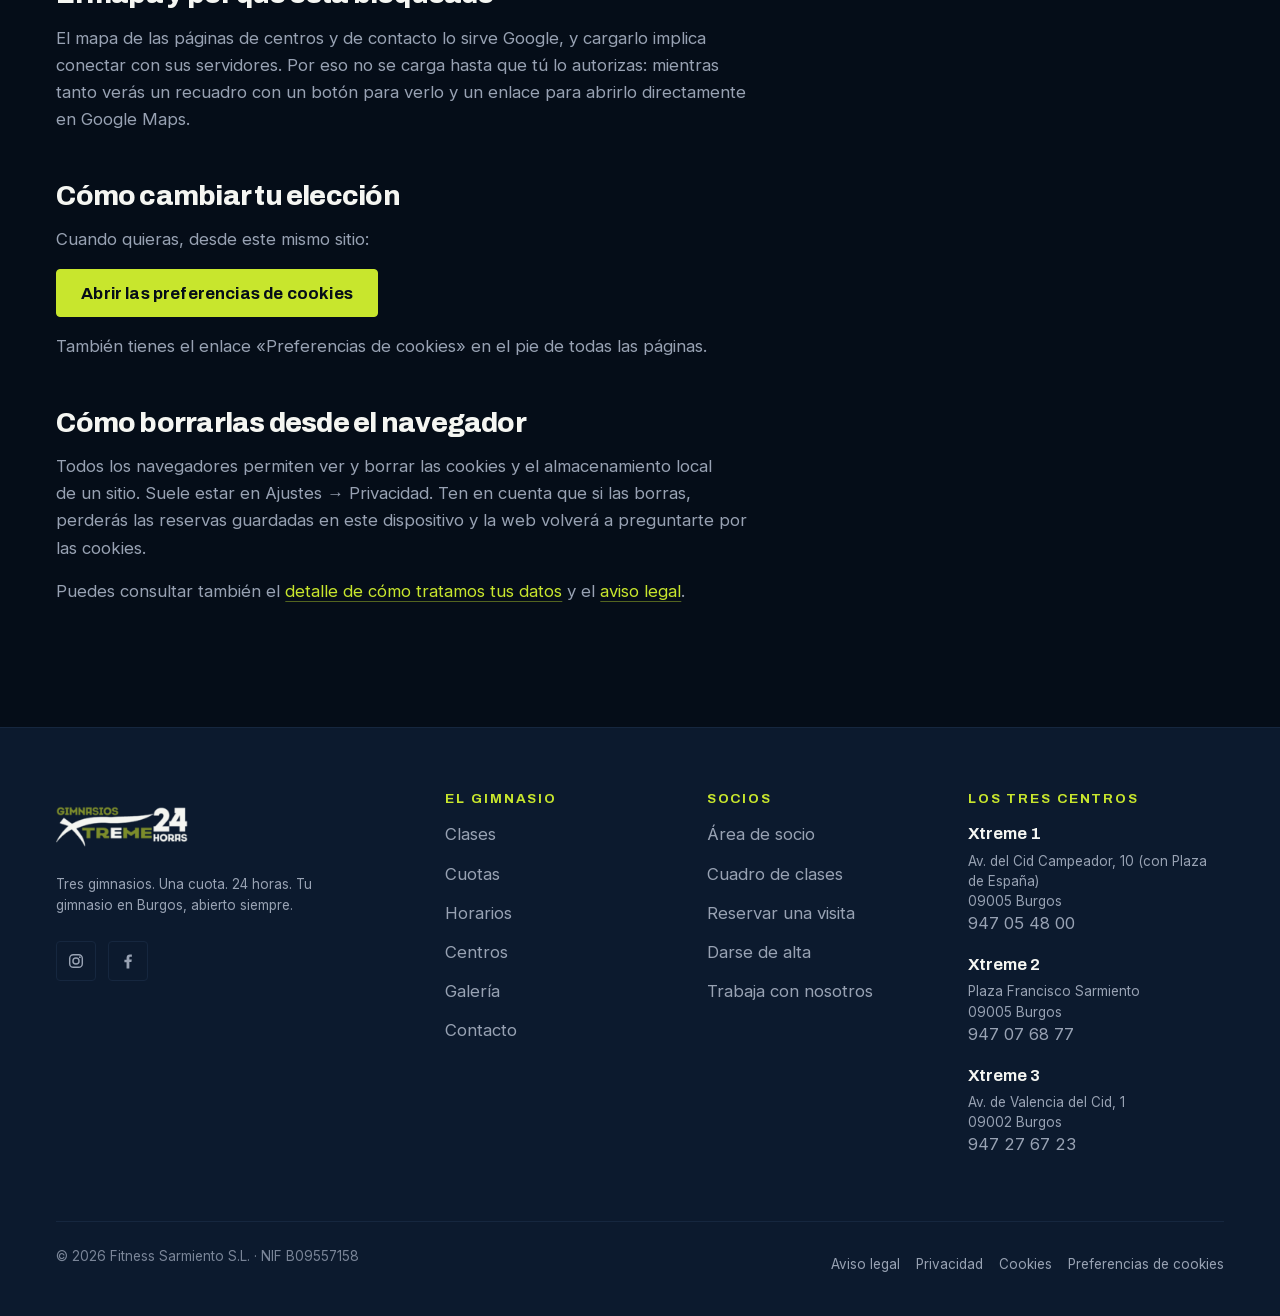
<file: legal/cookies.html>
<!doctype html>
<html lang="es" data-raiz="..">
<head>
<meta charset="utf-8">
<meta name="viewport" content="width=device-width, initial-scale=1, viewport-fit=cover">
<meta name="theme-color" content="#050D18">

<title>Política de cookies | Gimnasios Xtreme Burgos</title>
<meta name="description" content="Qué cookies usa la web de Gimnasios Xtreme Burgos, para qué sirven y cómo cambiar tu elección en cualquier momento.">
<meta name="author" content="Gimnasios Xtreme Burgos">
<meta name="robots" content="index, follow, max-image-preview:large, max-snippet:-1">
<link rel="canonical" href="https://gimnasiosxtreme.es/legal/cookies.html">

<meta property="og:type" content="website">
<meta property="og:site_name" content="Gimnasios Xtreme Burgos">
<meta property="og:locale" content="es_ES">
<meta property="og:url" content="https://gimnasiosxtreme.es/legal/cookies.html">
<meta property="og:title" content="Política de cookies | Gimnasios Xtreme Burgos">
<meta property="og:description" content="Qué cookies usa la web de Gimnasios Xtreme Burgos, para qué sirven y cómo cambiar tu elección en cualquier momento.">
<meta property="og:image" content="https://gimnasiosxtreme.es/assets/img/og-image.jpg">
<meta property="og:image:width" content="1200">
<meta property="og:image:height" content="630">
<meta property="og:image:alt" content="Gimnasios Xtreme Burgos — tres gimnasios abiertos 24 horas">
<meta name="twitter:card" content="summary_large_image">
<meta name="twitter:title" content="Política de cookies | Gimnasios Xtreme Burgos">
<meta name="twitter:description" content="Qué cookies usa la web de Gimnasios Xtreme Burgos, para qué sirven y cómo cambiar tu elección en cualquier momento.">
<meta name="twitter:image" content="https://gimnasiosxtreme.es/assets/img/og-image.jpg">

<link rel="icon" href="../assets/img/favicon-32.png" sizes="32x32" type="image/png">
<link rel="icon" href="../assets/img/favicon-192.png" sizes="192x192" type="image/png">
<link rel="apple-touch-icon" href="../assets/img/apple-touch-icon.png">
<link rel="manifest" href="../site.webmanifest">

<link rel="preload" as="font" type="font/woff2" href="../assets/fonts/archivo-latin.woff2" crossorigin>
<link rel="preload" as="font" type="font/woff2" href="../assets/fonts/inter-latin.woff2" crossorigin>
<link rel="stylesheet" href="../assets/css/fuentes.css?v=20260924g">
<link rel="stylesheet" href="../assets/css/estilos.css?v=20260924g">
<noscript><style>[data-anima]{opacity:1!important;transform:none!important}</style></noscript>

<script src="../lib/manifest.js?v=20260924g"></script>
<script src="../lib/plantillas.js?v=20260924g"></script>

</head>
<body>

<div data-cabecera></div>

<main id="principal">

  <section class="seccion legal" aria-label="Política de cookies | Gimnasios Xtreme Burgos">
    <div class="contenedor">
      <div class="legal__texto" data-legal="cookies"></div>
    </div>
  </section>
</main>

<div data-pie></div>

<script src="../assets/js/nucleo.js?v=20260924g"></script>
<script src="../assets/js/componentes.js?v=20260924g"></script>
<script src="../assets/js/pagina-legal.js?v=20260924g"></script>
</body>
</html>
</file>
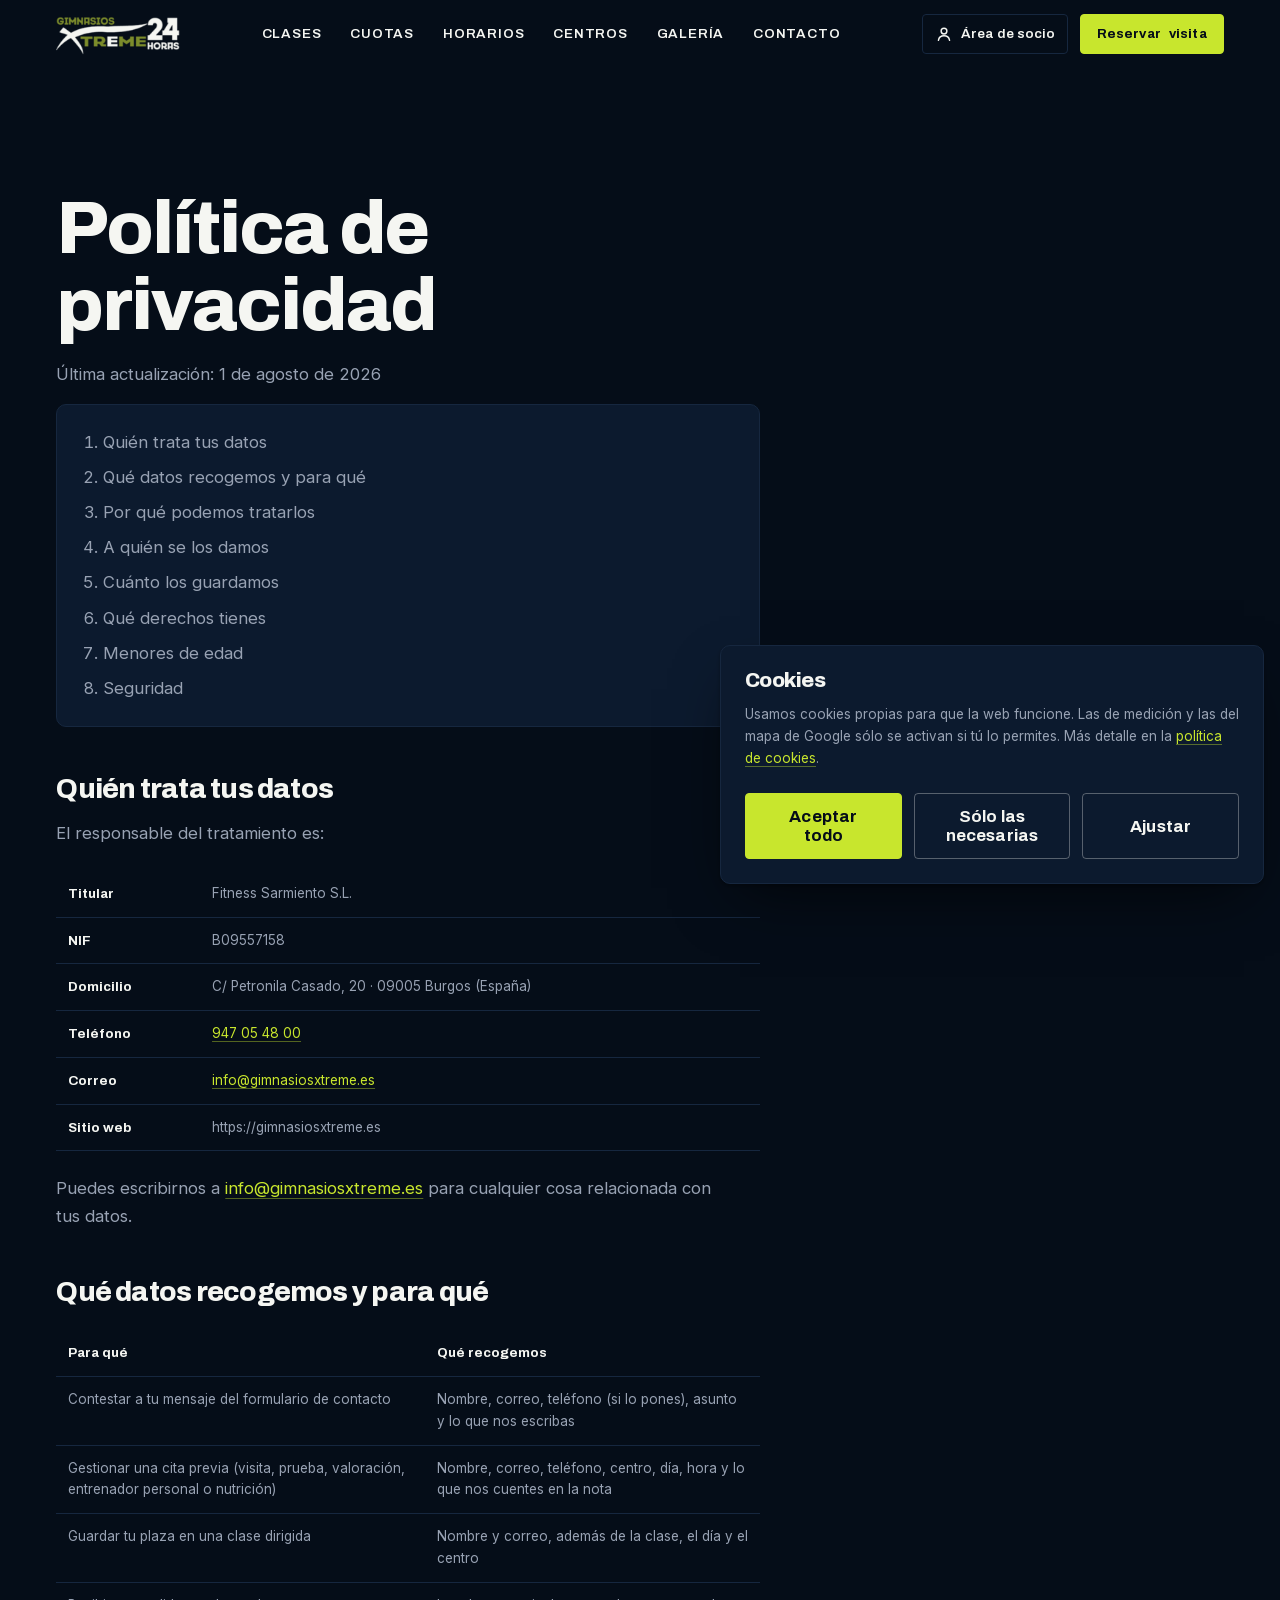
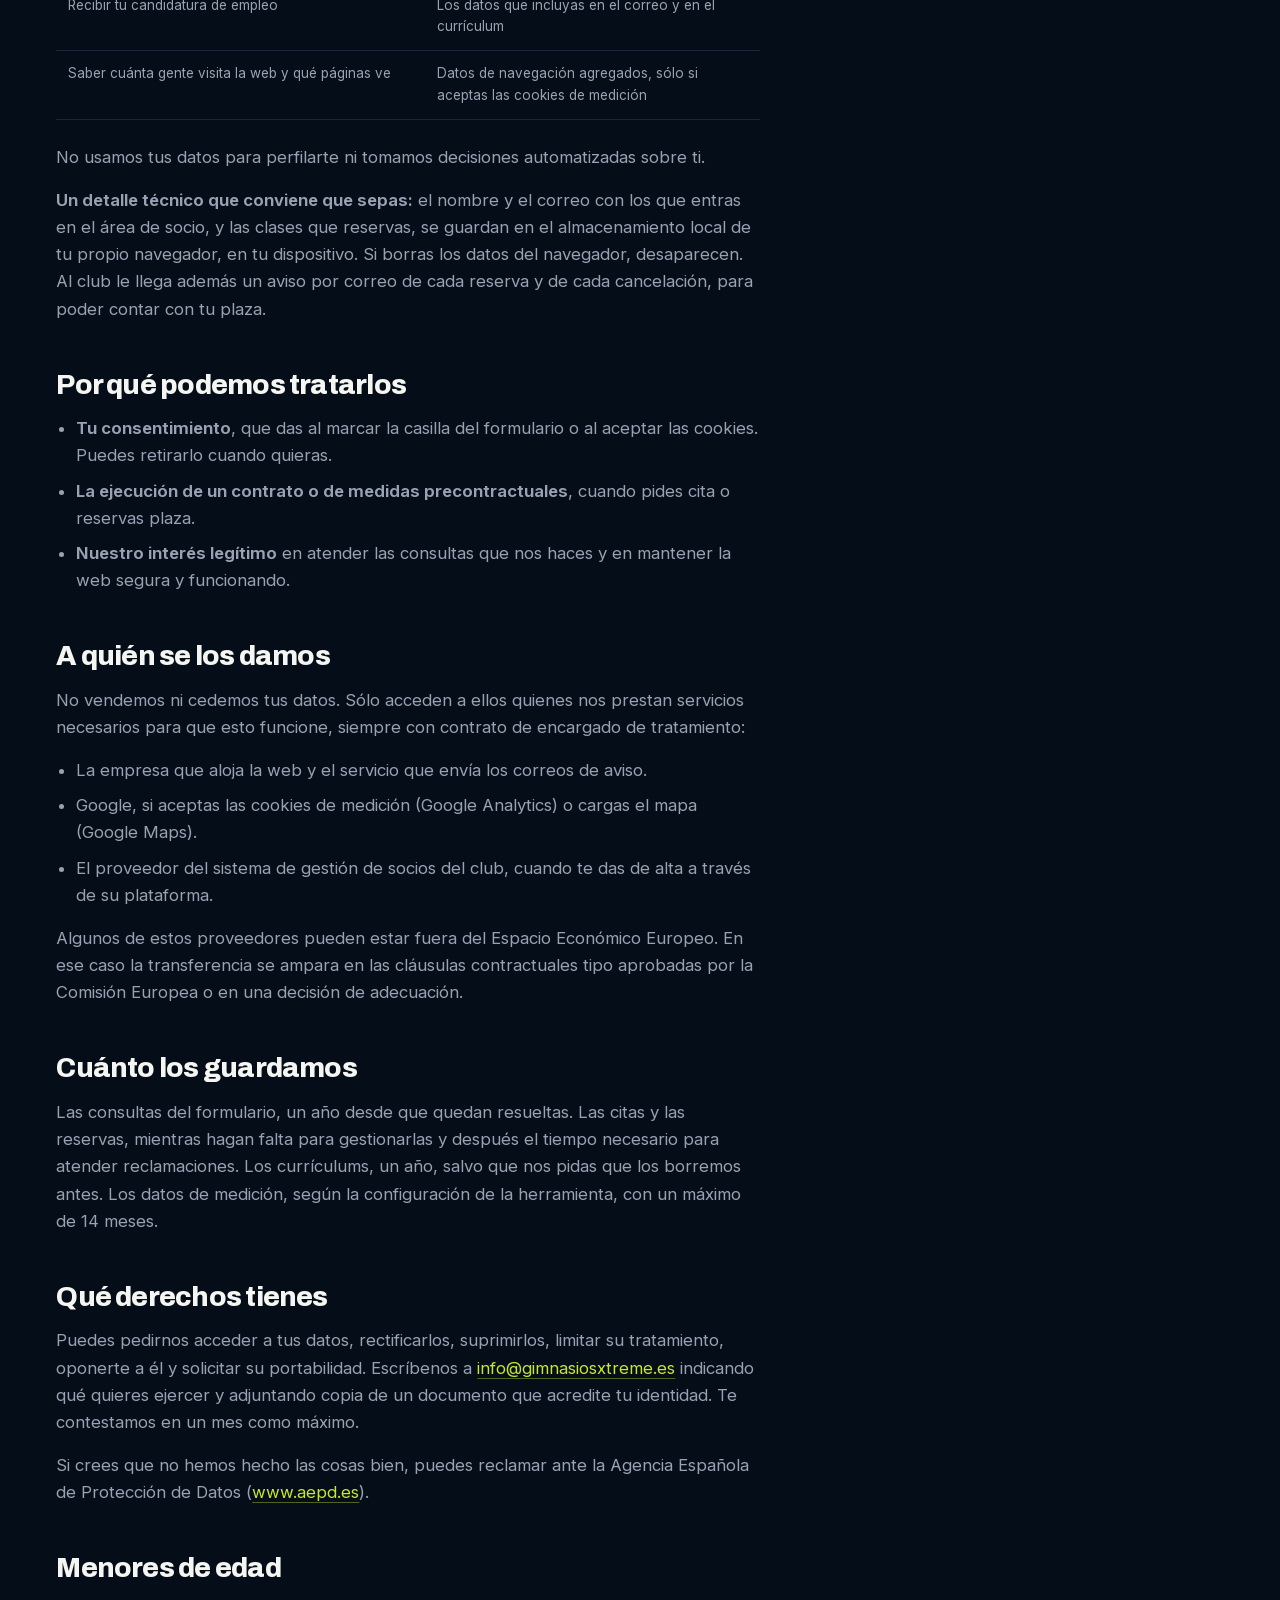
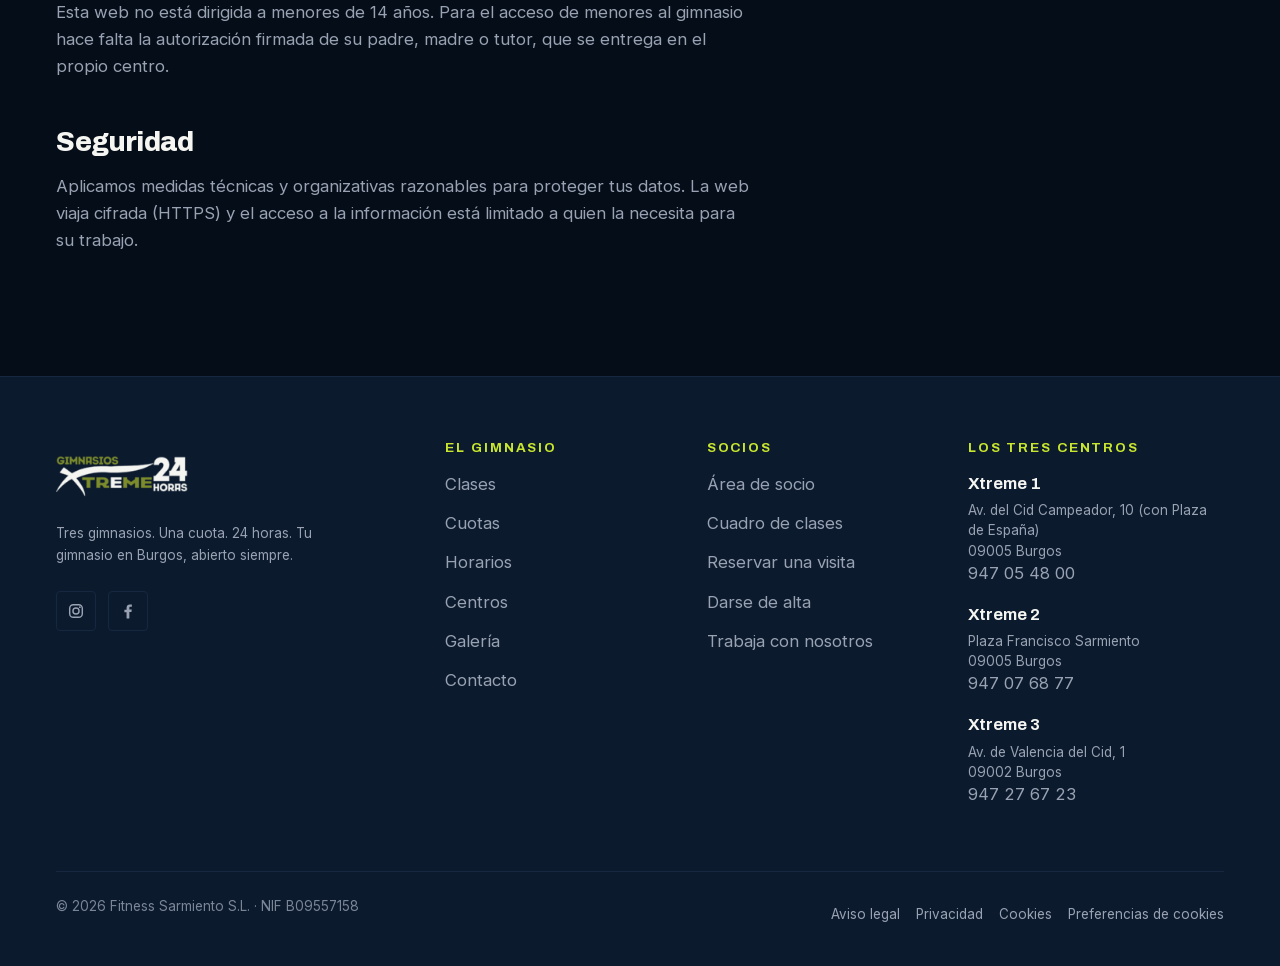
<file: legal/privacidad.html>
<!doctype html>
<html lang="es" data-raiz="..">
<head>
<meta charset="utf-8">
<meta name="viewport" content="width=device-width, initial-scale=1, viewport-fit=cover">
<meta name="theme-color" content="#050D18">

<title>Política de privacidad | Gimnasios Xtreme Burgos</title>
<meta name="description" content="Cómo tratamos tus datos personales en Gimnasios Xtreme Burgos: qué recogemos, para qué, cuánto lo guardamos y cómo ejercer tus derechos.">
<meta name="author" content="Gimnasios Xtreme Burgos">
<meta name="robots" content="index, follow, max-image-preview:large, max-snippet:-1">
<link rel="canonical" href="https://gimnasiosxtreme.es/legal/privacidad.html">

<meta property="og:type" content="website">
<meta property="og:site_name" content="Gimnasios Xtreme Burgos">
<meta property="og:locale" content="es_ES">
<meta property="og:url" content="https://gimnasiosxtreme.es/legal/privacidad.html">
<meta property="og:title" content="Política de privacidad | Gimnasios Xtreme Burgos">
<meta property="og:description" content="Cómo tratamos tus datos personales en Gimnasios Xtreme Burgos: qué recogemos, para qué, cuánto lo guardamos y cómo ejercer tus derechos.">
<meta property="og:image" content="https://gimnasiosxtreme.es/assets/img/og-image.jpg">
<meta property="og:image:width" content="1200">
<meta property="og:image:height" content="630">
<meta property="og:image:alt" content="Gimnasios Xtreme Burgos — tres gimnasios abiertos 24 horas">
<meta name="twitter:card" content="summary_large_image">
<meta name="twitter:title" content="Política de privacidad | Gimnasios Xtreme Burgos">
<meta name="twitter:description" content="Cómo tratamos tus datos personales en Gimnasios Xtreme Burgos: qué recogemos, para qué, cuánto lo guardamos y cómo ejercer tus derechos.">
<meta name="twitter:image" content="https://gimnasiosxtreme.es/assets/img/og-image.jpg">

<link rel="icon" href="../assets/img/favicon-32.png" sizes="32x32" type="image/png">
<link rel="icon" href="../assets/img/favicon-192.png" sizes="192x192" type="image/png">
<link rel="apple-touch-icon" href="../assets/img/apple-touch-icon.png">
<link rel="manifest" href="../site.webmanifest">

<link rel="preload" as="font" type="font/woff2" href="../assets/fonts/archivo-latin.woff2" crossorigin>
<link rel="preload" as="font" type="font/woff2" href="../assets/fonts/inter-latin.woff2" crossorigin>
<link rel="stylesheet" href="../assets/css/fuentes.css?v=20260924g">
<link rel="stylesheet" href="../assets/css/estilos.css?v=20260924g">
<noscript><style>[data-anima]{opacity:1!important;transform:none!important}</style></noscript>

<script src="../lib/manifest.js?v=20260924g"></script>
<script src="../lib/plantillas.js?v=20260924g"></script>

</head>
<body>

<div data-cabecera></div>

<main id="principal">

  <section class="seccion legal" aria-label="Política de privacidad | Gimnasios Xtreme Burgos">
    <div class="contenedor">
      <div class="legal__texto" data-legal="privacidad"></div>
    </div>
  </section>
</main>

<div data-pie></div>

<script src="../assets/js/nucleo.js?v=20260924g"></script>
<script src="../assets/js/componentes.js?v=20260924g"></script>
<script src="../assets/js/pagina-legal.js?v=20260924g"></script>
</body>
</html>
</file>
<file: assets/css/fuentes.css>
/* Tipografías servidas desde el propio sitio: ni una petición a Google.
   Variables (una sola descarga cubre todos los pesos). */

@font-face {
  font-family: 'Archivo';
  font-style: normal;
  font-weight: 500 800;
  font-display: swap;
  src: url('../fonts/archivo-latin.woff2') format('woff2');
  unicode-range: U+0000-00FF, U+0131, U+0152-0153, U+02BB-02BC, U+02C6, U+02DA,
    U+02DC, U+0304, U+0308, U+0329, U+2000-206F, U+20AC, U+2122, U+2191, U+2193,
    U+2212, U+2215, U+FEFF, U+FFFD;
}
@font-face {
  font-family: 'Archivo';
  font-style: normal;
  font-weight: 500 800;
  font-display: swap;
  src: url('../fonts/archivo-latin-ext.woff2') format('woff2');
  unicode-range: U+0100-02BA, U+02BD-02C5, U+02C7-02CC, U+02CE-02D7, U+02DD-02FF,
    U+0304, U+0308, U+0329, U+1D00-1DBF, U+1E00-1E9F, U+1EF2-1EFF, U+2020,
    U+20A0-20AB, U+20AD-20C0, U+2113, U+2C60-2C7F, U+A720-A7FF;
}

@font-face {
  font-family: 'Inter';
  font-style: normal;
  font-weight: 400 700;
  font-display: swap;
  src: url('../fonts/inter-latin.woff2') format('woff2');
  unicode-range: U+0000-00FF, U+0131, U+0152-0153, U+02BB-02BC, U+02C6, U+02DA,
    U+02DC, U+0304, U+0308, U+0329, U+2000-206F, U+20AC, U+2122, U+2191, U+2193,
    U+2212, U+2215, U+FEFF, U+FFFD;
}
@font-face {
  font-family: 'Inter';
  font-style: normal;
  font-weight: 400 700;
  font-display: swap;
  src: url('../fonts/inter-latin-ext.woff2') format('woff2');
  unicode-range: U+0100-02BA, U+02BD-02C5, U+02C7-02CC, U+02CE-02D7, U+02DD-02FF,
    U+0304, U+0308, U+0329, U+1D00-1DBF, U+1E00-1E9F, U+1EF2-1EFF, U+2020,
    U+20A0-20AB, U+20AD-20C0, U+2113, U+2C60-2C7F, U+A720-A7FF;
}
</file>
<file: assets/css/estilos.css>
/* =============================================================================
   GIMNASIOS XTREME BURGOS — HOJA DE ESTILO
   -----------------------------------------------------------------------------
   Orden: fichas de color y medida · base · maquetación · componentes · páginas.
   Diseñada primero para móvil (360 px) y comprobada en 768, 1024 y 1440.
   Los colores salen del logotipo real del club (azul #003068, lima #7C8C2B).
   ========================================================================== */

/* ------------------------------------------------------------------ fichas */
:root {
  /* color */
  --tinta:    #050D18;
  --acero:    #0C1A2E;
  --pizarra:  #16273F;
  --azul:     #003068;
  --azul-vivo:#3E86D6;
  --lima:     #C8E62D;
  --lima-sombra: #A9C41C;
  --oliva:    #7C8C2B;      /* lima del logotipo: sirve como acento y como filete */
  --oliva-texto: #5C6820;   /* la misma familia, ya legible sobre el hueso (5,6:1) */
  --hueso:    #F5F6F2;
  --humo:     #DFE3DA;
  --gris:     #98A2B3;
  --gris-claro: #7A8598;   /* 5,2:1 sobre el fondo — cumple AA en texto normal */
  --alerta:   #FF6B57;
  --exito:    #5FD08A;

  --texto:        var(--hueso);
  --texto-suave:  var(--gris);
  --fondo:        var(--tinta);
  --superficie:   var(--acero);
  --borde:        var(--pizarra);

  /* tipografía */
  --tipo-titulo: 'Archivo', 'Helvetica Neue', Arial, sans-serif;
  --tipo-texto:  'Inter', -apple-system, BlinkMacSystemFont, 'Segoe UI', Roboto, sans-serif;

  /* escala tipográfica fluida — razón 1,22 en móvil y 1,26 en escritorio */
  --t--1: clamp(0.78rem, 0.76rem + 0.10vw, 0.84rem);
  --t-0:  clamp(0.95rem, 0.92rem + 0.16vw, 1.06rem);
  --t-1:  clamp(1.12rem, 1.06rem + 0.30vw, 1.34rem);
  --t-2:  clamp(1.36rem, 1.24rem + 0.60vw, 1.78rem);
  --t-3:  clamp(1.66rem, 1.42rem + 1.16vw, 2.50rem);
  --t-4:  clamp(2.05rem, 1.60rem + 2.10vw, 3.60rem);
  --t-5:  clamp(2.50rem, 1.70rem + 3.70vw, 5.20rem);
  --t-6:  clamp(3.10rem, 1.60rem + 6.90vw, 8.00rem);

  /* ritmo vertical: todo es múltiplo de 4 px */
  --e-1: 0.25rem;  --e-2: 0.5rem;   --e-3: 0.75rem;  --e-4: 1rem;
  --e-5: 1.5rem;   --e-6: 2rem;     --e-7: 3rem;     --e-8: 4rem;
  --e-9: 6rem;     --e-10: 8rem;
  --seccion: clamp(3.5rem, 2rem + 7vw, 8rem);

  /* medida */
  --ancho: 78rem;                    /* 1248 px */
  --ancho-texto: 38rem;
  --margen: clamp(1.15rem, 0.6rem + 2.4vw, 3.5rem);
  --radio: 4px;
  --radio-g: 10px;

  /* movimiento */
  --curva: cubic-bezier(0.22, 0.61, 0.36, 1);
  --curva-suave: cubic-bezier(0.4, 0, 0.2, 1);
  --rapido: 160ms;
  --medio: 320ms;
  --lento: 640ms;

  --sombra: 0 1px 2px rgb(0 0 0 / 0.30), 0 8px 24px -12px rgb(0 0 0 / 0.55);
  --sombra-alta: 0 2px 4px rgb(0 0 0 / 0.30), 0 24px 60px -20px rgb(0 0 0 / 0.70);

  --cabecera: 4.25rem;
  color-scheme: dark;
}

/* -------------------------------------------------------------------- base */
*, *::before, *::after { box-sizing: border-box; }

/* Nada se sale por los lados: ni se puede arrastrar la página en horizontal
   ni rebota al deslizar (iPhone incluido). «clip» no rompe los elementos
   fijos ni los «sticky»; «hidden» queda de respaldo para navegadores viejos. */
html, body {
  max-width: 100%;
  overflow-x: hidden;
  overflow-x: clip;
  overscroll-behavior-x: none;
}

html {
  -webkit-text-size-adjust: 100%;
  scroll-behavior: smooth;
  scroll-padding-top: calc(var(--cabecera) + 1rem);
}

body {
  margin: 0;
  background: var(--fondo);
  color: var(--texto);
  font-family: var(--tipo-texto);
  font-size: var(--t-0);
  line-height: 1.62;
  font-synthesis-weight: none;
  -webkit-font-smoothing: antialiased;
  -moz-osx-font-smoothing: grayscale;
}

/* Bloquea el scroll cuando hay un diálogo o el menú abierto */
body.sin-scroll { overflow: hidden; }

/* Campo trampa para robots: fuera de la vista, pero sin empujar la página */
.trampa { position: absolute; width: 1px; height: 1px; overflow: hidden; clip-path: inset(50%); white-space: nowrap; }

h1, h2, h3, h4, h5 {
  font-family: var(--tipo-titulo);
  font-weight: 800;
  line-height: 1.04;
  letter-spacing: -0.028em;
  margin: 0 0 var(--e-4);
  text-wrap: balance;
}
h1 { font-size: var(--t-5); }
h2 { font-size: var(--t-4); }
h3 { font-size: var(--t-2); letter-spacing: -0.02em; }
h4 { font-size: var(--t-1); letter-spacing: -0.012em; font-weight: 700; }

p { margin: 0 0 var(--e-4); text-wrap: pretty; }
p:last-child { margin-bottom: 0; }

a { color: inherit; text-decoration-color: color-mix(in srgb, currentColor 40%, transparent); text-underline-offset: 0.22em; }
a:hover { text-decoration-color: currentColor; }

img, picture, video, svg { max-width: 100%; height: auto; display: block; }

ul, ol { margin: 0 0 var(--e-4); padding-left: 1.15em; }
li { margin-bottom: var(--e-2); }
li:last-child { margin-bottom: 0; }

strong, b { font-weight: 650; }

hr { border: 0; border-top: 1px solid var(--borde); margin: var(--e-7) 0; }

::selection { background: var(--lima); color: var(--tinta); }

/* foco visible siempre, en todo */
:focus-visible {
  outline: 2px solid var(--lima);
  outline-offset: 3px;
  border-radius: 2px;
}
:focus:not(:focus-visible) { outline: none; }

/* salto al contenido, para teclado y lector de pantalla */
.saltar {
  position: absolute; left: var(--margen); top: -100vh; z-index: 200;
  background: var(--lima); color: var(--tinta);
  padding: var(--e-3) var(--e-5); font-weight: 700; border-radius: var(--radio);
  text-decoration: none;
}
.saltar:focus { top: var(--e-3); }

.solo-lector {
  position: absolute !important; width: 1px; height: 1px; padding: 0; margin: -1px;
  overflow: hidden; clip: rect(0 0 0 0); clip-path: inset(50%); white-space: nowrap; border: 0;
}

/* ------------------------------------------------------------- maquetación */
.contenedor {
  width: 100%;
  max-width: var(--ancho);
  margin-inline: auto;
  padding-inline: var(--margen);
}
.contenedor-estrecho { max-width: 52rem; }

.seccion { padding-block: var(--seccion); position: relative; }
.seccion--clara { background: var(--hueso); color: var(--tinta); }
.seccion--clara .titulillo { color: var(--oliva-texto); }
.seccion--clara .titulillo::before { background: var(--oliva); }
.seccion--clara p { color: #40495A; }
.seccion--clara h2, .seccion--clara h3 { color: var(--tinta); }
.seccion--acero { background: var(--acero); }

.seccion__cabecera { max-width: 46rem; margin-bottom: var(--e-7); }

/* Portadilla de página interior: el titular y la sección que le sigue tienen
   que leerse como un bloque, no como dos secciones separadas por un vacío. */
.portadilla {
  padding-top: calc(var(--cabecera) + clamp(2.5rem, 1.5rem + 4vw, 5rem));
  padding-bottom: 0;
}
.portadilla .seccion__cabecera { margin-bottom: clamp(2rem, 1.2rem + 2.5vw, 3.5rem); }
.portadilla + .seccion { padding-top: 0; }
.seccion__cabecera--centrada { margin-inline: auto; text-align: center; }
.seccion__cabecera p { font-size: var(--t-1); color: var(--texto-suave); line-height: 1.55; }
/* Sobre el fondo claro, el gris de los textos secundarios no llega al
   contraste mínimo: aquí manda el azul apagado. */
.seccion--clara .seccion__cabecera p { color: #40495A; }

/* rótulo pequeño con guion delante */
.titulillo {
  display: flex; align-items: center; gap: var(--e-3);
  font-family: var(--tipo-titulo);
  font-size: var(--t--1); font-weight: 700;
  letter-spacing: 0.16em; text-transform: uppercase;
  color: var(--lima);
  margin-bottom: var(--e-4);
}
.titulillo::before {
  content: ''; width: 1.75rem; height: 2px; background: var(--lima); flex: none;
}
.seccion__cabecera--centrada .titulillo { justify-content: center; }

.rejilla { display: grid; gap: var(--e-5); }
@media (min-width: 40em)  { .rejilla--2 { grid-template-columns: repeat(2, 1fr); } }
@media (min-width: 48em)  { .rejilla--3 { grid-template-columns: repeat(2, 1fr); } }
@media (min-width: 64em)  { .rejilla--3 { grid-template-columns: repeat(3, 1fr); }
                            .rejilla--4 { grid-template-columns: repeat(2, 1fr); } }
@media (min-width: 80em)  { .rejilla--4 { grid-template-columns: repeat(4, 1fr); } }

/* ----------------------------------------------------------------- botones */
.boton {
  --bg: var(--lima); --fg: var(--tinta); --bd: var(--lima);
  display: inline-flex; align-items: center; justify-content: center; gap: var(--e-2);
  min-height: 3rem;
  padding: 0.8rem 1.5rem;
  background: var(--bg); color: var(--fg);
  border: 1.5px solid var(--bd); border-radius: var(--radio);
  font-family: var(--tipo-titulo); font-size: var(--t-0); font-weight: 700;
  letter-spacing: 0.01em;
  text-decoration: none; cursor: pointer;
  transition: transform var(--rapido) var(--curva), background var(--rapido) linear,
              border-color var(--rapido) linear, color var(--rapido) linear;
}
.boton:hover { background: var(--lima-sombra); border-color: var(--lima-sombra); transform: translateY(-1px); }
.boton:active { transform: translateY(0); }
.boton[disabled], .boton[aria-disabled='true'] { opacity: 0.45; pointer-events: none; }

.boton--fantasma { --bg: transparent; --fg: var(--hueso); --bd: color-mix(in srgb, var(--hueso) 32%, transparent); }
.boton--fantasma:hover { background: color-mix(in srgb, var(--hueso) 8%, transparent); border-color: var(--hueso); }
.seccion--clara .boton--fantasma { --fg: var(--tinta); --bd: color-mix(in srgb, var(--tinta) 25%, transparent); }
.seccion--clara .boton--fantasma:hover { background: color-mix(in srgb, var(--tinta) 6%, transparent); border-color: var(--tinta); }

.boton--pequeno { min-height: 2.5rem; padding: 0.5rem 1rem; font-size: var(--t--1); }
.boton--ancho { width: 100%; }

/* enlace con flecha que se desplaza */
.enlace-flecha {
  display: inline-flex; align-items: center; gap: var(--e-2);
  font-family: var(--tipo-titulo); font-weight: 700; font-size: var(--t-0);
  color: var(--lima); text-decoration: none;
  padding-block: var(--e-1);
}
.enlace-flecha svg { transition: transform var(--medio) var(--curva); flex: none; }
.enlace-flecha:hover svg { transform: translateX(4px); }
.seccion--clara .enlace-flecha { color: var(--oliva-texto); }

/* --------------------------------------------------------------- cabecera */
.cabecera {
  position: fixed; inset: 0 0 auto 0; z-index: 90;
  height: var(--cabecera);
  display: flex; align-items: center;
  border-bottom: 1px solid transparent;
  transition: transform var(--medio) var(--curva),
              background var(--medio) var(--curva-suave),
              border-color var(--medio) linear;
}
.cabecera--fija {
  background: color-mix(in srgb, var(--tinta) 88%, transparent);
  backdrop-filter: blur(14px) saturate(140%);
  -webkit-backdrop-filter: blur(14px) saturate(140%);
  border-bottom-color: var(--borde);
}
.cabecera--oculta { transform: translateY(-100%); }

.cabecera__interior {
  width: 100%; max-width: var(--ancho); margin-inline: auto;
  padding-inline: var(--margen);
  display: flex; align-items: center; justify-content: space-between; gap: var(--e-4);
}

.marca { display: flex; align-items: center; flex: none; text-decoration: none; }
.marca img { width: 104px; height: 52px; object-fit: contain; }
@media (min-width: 30em) { .marca img { width: 118px; height: 59px; } }
@media (min-width: 64em) { .marca img { width: 124px; height: 62px; } }

/* Menú de escritorio: aparece a partir de 64em. Por debajo de 80em el
   teléfono se esconde y «Área de socio» se queda en icono, para que nada
   se parta ni se amontone. */
.navegacion { display: none; }
@media (min-width: 64em) {
  .navegacion {
    display: flex; align-items: center; gap: clamp(0.25rem, 1vw, 1.1rem);
    margin-inline: auto;
  }
}
.navegacion a {
  font-family: var(--tipo-titulo); font-size: var(--t--1); font-weight: 600;
  letter-spacing: 0.06em; text-transform: uppercase;
  color: var(--hueso); text-decoration: none;
  padding: var(--e-2) var(--e-2); position: relative;
  white-space: nowrap;
  transition: color var(--rapido) linear;
}
.navegacion a::after {
  content: ''; position: absolute; left: var(--e-2); right: var(--e-2); bottom: 0;
  height: 2px; background: var(--lima);
  transform: scaleX(0); transform-origin: left;
  transition: transform var(--medio) var(--curva);
}
.navegacion a:hover { color: var(--lima); }
.navegacion a:hover::after, .navegacion a[aria-current='page']::after { transform: scaleX(1); }
.navegacion a[aria-current='page'] { color: var(--lima); }

.cabecera__acciones { display: flex; align-items: center; gap: var(--e-2); flex: none; }
@media (min-width: 64em) { .cabecera__acciones { gap: var(--e-3); } }
.cabecera__tel {
  display: none; align-items: center; gap: var(--e-2);
  font-family: var(--tipo-titulo); font-weight: 700; font-size: var(--t--1);
  color: var(--hueso); text-decoration: none; white-space: nowrap;
}
@media (min-width: 90em) { .cabecera__tel { display: inline-flex; } }
.cabecera__tel:hover { color: var(--lima); }

.cabecera__socio {
  display: none; align-items: center; justify-content: center; gap: var(--e-2);
  height: 2.5rem; min-width: 2.5rem; padding: 0 var(--e-2);
  border: 1px solid var(--borde); border-radius: var(--radio);
  color: var(--hueso); text-decoration: none; white-space: nowrap;
  font-family: var(--tipo-titulo); font-size: var(--t--1); font-weight: 600;
  transition: border-color var(--rapido) linear, color var(--rapido) linear;
}
.cabecera__socio span { display: none; }
.cabecera__socio:hover, .cabecera__socio[aria-current='page'] { border-color: var(--lima); color: var(--lima); }
@media (min-width: 64em) { .cabecera__socio { display: inline-flex; } }
@media (min-width: 80em) { .cabecera__socio { padding: 0 var(--e-3); } .cabecera__socio span { display: inline; } }

/* «Reservar» siempre a la vista, también en el móvil */
.cabecera .cabecera__reservar { display: inline-flex; white-space: nowrap; }
.cabecera__reservar span { display: none; }
@media (min-width: 30em) { .cabecera__reservar span { display: inline; } }
@media (max-width: 29.99em) { .cabecera .cabecera__reservar { padding-inline: 0.9rem; } }
html.menu-abierto .cabecera__reservar { visibility: hidden; }

/* botón hamburguesa */
.hamburguesa {
  display: inline-flex; flex-direction: column; justify-content: center; gap: 5px;
  width: 2.75rem; height: 2.75rem; padding: 0 0.7rem;
  background: none; border: 1px solid var(--borde); border-radius: var(--radio);
  cursor: pointer;
}
@media (min-width: 64em) { .hamburguesa { display: none; } }
.hamburguesa span {
  display: block; height: 2px; background: var(--hueso); border-radius: 2px;
  transition: transform var(--medio) var(--curva), opacity var(--rapido) linear;
}
.hamburguesa span:nth-child(1) { width: 100%; }
.hamburguesa span:nth-child(2) { width: 70%; }
.hamburguesa span:nth-child(3) { width: 85%; }
.hamburguesa[aria-expanded='true'] span:nth-child(1) { transform: translateY(7px) rotate(45deg); width: 100%; }
.hamburguesa[aria-expanded='true'] span:nth-child(2) { opacity: 0; }
.hamburguesa[aria-expanded='true'] span:nth-child(3) { transform: translateY(-7px) rotate(-45deg); width: 100%; }

/* menú a pantalla completa en móvil */
.menu {
  position: fixed; inset: 0; z-index: 89;
  background: var(--tinta);
  padding: calc(var(--cabecera) + var(--e-4)) var(--margen) max(var(--e-5), env(safe-area-inset-bottom));
  display: flex; flex-direction: column;
  overflow-y: auto; overscroll-behavior: contain;
  opacity: 0; visibility: hidden;
  transition: opacity var(--medio) var(--curva-suave), visibility var(--medio);
}
.menu[data-abierto='true'] { opacity: 1; visibility: visible; }
@media (min-width: 64em) { .menu { display: none; } }

.menu__estado {
  display: inline-flex; align-items: center; gap: var(--e-2); align-self: flex-start;
  margin: 0 0 var(--e-3); padding: 0.3rem 0.75rem; border-radius: 999px;
  border: 1px solid color-mix(in srgb, var(--exito) 40%, transparent);
  color: var(--exito); font-size: var(--t--1); font-weight: 600;
}
.menu__estado i { width: 0.5rem; height: 0.5rem; border-radius: 50%; background: var(--exito); animation: late 2s ease-in-out infinite; }
@keyframes late { 50% { opacity: 0.35; } }

.menu nav { display: flex; flex-direction: column; }
.menu nav a {
  display: grid; grid-template-columns: 2.5rem minmax(0, 1fr) auto; align-items: center; gap: var(--e-3);
  padding: 0.7rem 0; border-bottom: 1px solid var(--borde);
  color: var(--hueso); text-decoration: none;
  opacity: 0; transform: translateY(10px);
}
.menu[data-abierto='true'] nav a { animation: entra-menu 380ms var(--curva) forwards; }
.menu__icono {
  width: 2.5rem; height: 2.5rem; display: grid; place-items: center;
  border-radius: var(--radio-g); background: var(--superficie); color: var(--lima);
}
.menu__txt b {
  display: block; font-family: var(--tipo-titulo); font-size: var(--t-2); font-weight: 800;
  letter-spacing: -0.02em; line-height: 1.1;
}
.menu__txt small { display: block; font-size: var(--t--1); color: var(--texto-suave); margin-top: 0.15rem; }
.menu nav a > svg { color: var(--gris-claro); transition: transform var(--rapido) var(--curva); }
.menu nav a:active > svg, .menu nav a:hover > svg { transform: translateX(3px); color: var(--lima); }
.menu nav a[aria-current='page'] .menu__txt b { color: var(--lima); }
.menu nav a[aria-current='page'] .menu__icono { background: var(--lima); color: var(--tinta); }
@keyframes entra-menu { to { opacity: 1; transform: none; } }

.menu__pie { margin-top: auto; padding-top: var(--e-5); display: grid; gap: var(--e-3); }
.menu__pie .boton { width: 100%; gap: var(--e-2); }
.menu__atajos { display: grid; grid-template-columns: repeat(3, 1fr); gap: var(--e-2); }
.menu__atajos a {
  display: grid; justify-items: center; gap: 0.35rem; padding: var(--e-3) var(--e-1);
  border: 1px solid var(--borde); border-radius: var(--radio-g);
  color: var(--hueso); text-decoration: none; text-align: center;
  font-size: var(--t--1); font-weight: 600;
}
.menu__atajos a svg { color: var(--lima); }
.menu__atajos a:hover { border-color: var(--lima); }
.menu__pie p { color: var(--texto-suave); font-size: var(--t--1); margin: 0; text-align: center; }

@media (prefers-reduced-motion: reduce) {
  .menu__estado i { animation: none; }
  .menu nav a { opacity: 1; transform: none; }
  .menu[data-abierto='true'] nav a { animation: none; }
}

/* Menú inferior del móvil (como el del panel): Clases, Horarios, Reservar
   en el centro, Cuotas y «Más», que abre el menú completo. Con él, la
   cabecera se queda solo con el logotipo y el botón del menú. */
.pestanas { display: none; }
@media (max-width: 63.99em) {
  .pestanas {
    position: fixed; z-index: 91; left: 0; right: 0; bottom: 0;
    display: grid; grid-template-columns: repeat(5, 1fr); align-items: end;
    padding: 0.4rem 0.25rem max(0.4rem, env(safe-area-inset-bottom));
    background: color-mix(in srgb, var(--tinta) 95%, transparent);
    backdrop-filter: blur(14px); -webkit-backdrop-filter: blur(14px);
    border-top: 1px solid var(--borde);
  }
  .pestanas a, .pestanas button {
    display: grid; justify-items: center; gap: 0.2rem; padding: 0.2rem 0.1rem;
    background: none; border: 0; font: inherit; cursor: pointer;
    font-size: 0.7rem; font-weight: 600; color: var(--texto-suave); text-decoration: none;
    -webkit-tap-highlight-color: transparent;
  }
  .pestanas a > span, .pestanas button > span {
    display: grid; place-items: center; width: 3.1rem; height: 1.9rem; border-radius: 999px;
    transition: background var(--rapido) linear, color var(--rapido) linear;
  }
  .pestanas a[aria-current='page'], .pestanas button[data-actual='true'], .pestanas button[aria-expanded='true'] { color: var(--hueso); }
  .pestanas a[aria-current='page'] > span,
  .pestanas button[data-actual='true'] > span,
  .pestanas button[aria-expanded='true'] > span { background: var(--pizarra); color: var(--lima); }

  /* Reservar: botón redondo en el centro, un poco por encima de la barra */
  .pestanas a.pestanas__destacada { color: var(--lima); }
  .pestanas a.pestanas__destacada > span {
    width: 3.4rem; height: 3.4rem; margin-top: -1.4rem;
    background: var(--lima); color: var(--tinta);
    box-shadow: 0 0 0 4px var(--tinta), 0 8px 20px -6px color-mix(in srgb, var(--lima) 55%, transparent);
  }
  .pestanas a.pestanas__destacada[aria-current='page'] > span { background: var(--lima); color: var(--tinta); }

  /* «Más»: tres rayas que se convierten en X con el menú abierto */
  .pestanas__mas > span { display: flex !important; flex-direction: column; justify-content: center; align-items: center; gap: 4px; }
  .pestanas__mas i { display: block; width: 18px; height: 2px; border-radius: 2px; background: currentColor;
    transition: transform var(--medio) var(--curva), opacity var(--rapido) linear; }
  .pestanas__mas[aria-expanded='true'] i:nth-child(1) { transform: translateY(6px) rotate(45deg); }
  .pestanas__mas[aria-expanded='true'] i:nth-child(2) { opacity: 0; }
  .pestanas__mas[aria-expanded='true'] i:nth-child(3) { transform: translateY(-6px) rotate(-45deg); }

  body.con-pestanas { padding-bottom: calc(4.6rem + env(safe-area-inset-bottom)); }
  body.con-pestanas .galletas { bottom: calc(5.2rem + env(safe-area-inset-bottom)); }
  body.con-pestanas .galletas:not([data-visible="true"]) { transform: translateY(calc(100% + 7rem + env(safe-area-inset-bottom))); }
  body.con-pestanas .cabecera .cabecera__reservar { display: none; }
  /* con el menú abierto, la barra sigue a la vista (con «Más» en X) y el menú deja sitio */
  body.con-pestanas .menu { padding-bottom: calc(5.5rem + env(safe-area-inset-bottom)); }
}
@media (prefers-reduced-motion: reduce) { .pestanas__mas i { transition: none; } }

/* ------------------------------------------------- intro cinematográfica */
.intro {
  position: fixed; inset: 0; z-index: 120;
  background: var(--tinta);
  display: grid; place-items: center;
  overflow: hidden;
}
.intro[hidden] { display: none; }
.intro__pista { position: absolute; inset: 0; }
.intro__fotograma {
  position: absolute; inset: 0;
  display: grid; place-content: center; align-content: center;
  text-align: center;
  padding: var(--margen);
  opacity: 0;
  will-change: opacity, transform;
}
.intro__fotograma h2 {
  font-size: var(--t-4);
  margin-bottom: var(--e-2);
  color: var(--hueso);
}
.intro__fotograma p {
  font-family: var(--tipo-titulo);
  font-size: var(--t-2); font-weight: 600;
  color: var(--lima); margin: 0;
  letter-spacing: -0.015em;
}
.intro__marca {
  position: absolute; left: 50%; top: 50%;
  transform: translate(-50%, -50%);
  font-family: var(--tipo-titulo); font-weight: 800;
  font-size: var(--t-6); letter-spacing: -0.05em;
  color: transparent;
  -webkit-text-stroke: 1.5px color-mix(in srgb, var(--lima) 55%, transparent);
  opacity: 0; pointer-events: none;
  white-space: nowrap;
}
.intro__barra {
  position: absolute; left: var(--margen); right: var(--margen); bottom: var(--e-6);
  height: 2px; background: color-mix(in srgb, var(--hueso) 14%, transparent);
}
.intro__barra i { display: block; height: 100%; width: 0; background: var(--lima); }
.intro__saltar {
  position: absolute; right: var(--margen); top: var(--e-6);
  background: none; border: 1px solid var(--borde); border-radius: var(--radio);
  color: var(--texto-suave); font-family: var(--tipo-titulo); font-size: var(--t--1);
  font-weight: 600; letter-spacing: 0.08em; text-transform: uppercase;
  padding: var(--e-3) var(--e-4); min-height: 2.75rem; cursor: pointer;
}
.intro__saltar:hover { color: var(--hueso); border-color: var(--hueso); }
.intro__pista-scroll {
  position: absolute; left: 50%; bottom: calc(var(--e-6) + 1.5rem);
  transform: translateX(-50%);
  font-size: var(--t--1); color: var(--gris-claro); letter-spacing: 0.1em;
  text-transform: uppercase; font-weight: 600;
  display: flex; flex-direction: column; align-items: center; gap: var(--e-2);
}
.intro__pista-scroll::after {
  content: ''; width: 1px; height: 1.75rem;
  background: linear-gradient(var(--lima), transparent);
  animation: baja 1.8s var(--curva-suave) infinite;
}
@keyframes baja { 0%,100% { opacity: 0.3; transform: scaleY(0.6); } 50% { opacity: 1; transform: scaleY(1); } }
/* espacio que recorre el scroll durante la intro */
.intro-espacio { height: 300vh; }

/* ----------------------------------------------------------------- portada */
.portada {
  position: relative;
  min-height: 100svh;
  display: flex; align-items: flex-end;
  padding-top: calc(var(--cabecera) + var(--e-7));
  padding-bottom: var(--e-7);
  overflow: hidden;
  isolation: isolate;
}
.portada__fondo { position: absolute; inset: 0; z-index: -2; }
.portada__fondo img, .portada__fondo video {
  width: 100%; height: 100%; object-fit: cover; object-position: center 32%;
}
.portada__fondo video { opacity: 0; transition: opacity 900ms var(--curva-suave); }
.portada__fondo video[data-listo='true'] { opacity: 1; }
.portada::before {
  content: ''; position: absolute; inset: 0; z-index: -1;
  background:
    linear-gradient(to top, var(--tinta) 4%, color-mix(in srgb, var(--tinta) 72%, transparent) 42%, color-mix(in srgb, var(--tinta) 40%, transparent) 100%),
    linear-gradient(to right, color-mix(in srgb, var(--tinta) 82%, transparent), transparent 68%);
}
/* rótulo gigante decorativo al fondo */
.portada__gigante {
  position: absolute; left: 50%; bottom: -0.06em; z-index: -1;
  transform: translateX(-50%);
  font-family: var(--tipo-titulo); font-weight: 800;
  font-size: clamp(5rem, 21vw, 20rem);
  letter-spacing: -0.06em; line-height: 0.78;
  color: transparent;
  -webkit-text-stroke: 1px color-mix(in srgb, var(--hueso) 12%, transparent);
  white-space: nowrap; pointer-events: none; user-select: none;
}
.portada__interior { position: relative; width: 100%; }
.portada__titulillo {
  display: inline-flex; align-items: center; gap: var(--e-2);
  font-family: var(--tipo-titulo); font-size: var(--t--1); font-weight: 700;
  letter-spacing: 0.14em; text-transform: uppercase; color: var(--lima);
  border: 1px solid color-mix(in srgb, var(--lima) 40%, transparent);
  border-radius: 100px; padding: var(--e-2) var(--e-4);
  margin-bottom: var(--e-5);
}
.portada__titulillo i {
  width: 6px; height: 6px; border-radius: 50%; background: var(--lima);
  animation: latido 2.4s var(--curva-suave) infinite;
}
@keyframes latido { 0%,100% { opacity: 1; box-shadow: 0 0 0 0 color-mix(in srgb, var(--lima) 60%, transparent); }
                    70% { opacity: 0.75; box-shadow: 0 0 0 7px transparent; } }
.portada h1 {
  font-size: var(--t-5);
  max-width: 15ch;
  margin-bottom: var(--e-5);
}
.portada h1 span { display: block; }
.portada h1 span:last-child { color: var(--lima); }
.portada__subtitulo {
  font-size: var(--t-1); color: var(--hueso);
  max-width: 42ch; line-height: 1.55;
  margin-bottom: var(--e-6);
}
.portada__acciones { display: flex; flex-wrap: wrap; gap: var(--e-3); margin-bottom: var(--e-7); }
.portada__acciones .boton { flex: 1 1 auto; min-width: 12rem; }
@media (min-width: 40em) { .portada__acciones .boton { flex: 0 0 auto; } }

.portada__datos {
  display: grid; grid-template-columns: repeat(2, 1fr);
  gap: var(--e-4) var(--e-5);
  border-top: 1px solid color-mix(in srgb, var(--hueso) 16%, transparent);
  padding-top: var(--e-5);
}
@media (min-width: 48em) { .portada__datos { grid-template-columns: repeat(4, 1fr); } }
.portada__dato b span { font: inherit; color: inherit; display: inline; margin: 0; }
.portada__dato b {
  display: block;
  font-family: var(--tipo-titulo); font-size: var(--t-3); font-weight: 800;
  letter-spacing: -0.03em; line-height: 1; color: var(--lima);
  font-variant-numeric: tabular-nums;
}
.portada__dato > span { font-size: var(--t--1); color: var(--gris); line-height: 1.35; display: block; margin-top: var(--e-2); }

/* ------------------------------------------------------------- franja promo */
.promo {
  background: var(--lima); color: var(--tinta);
  padding-block: var(--e-4);
  position: relative; z-index: 2;
}
.promo__interior {
  display: flex; flex-wrap: wrap; align-items: center; gap: var(--e-3) var(--e-5);
}
.promo__etiqueta {
  font-family: var(--tipo-titulo); font-size: var(--t--1); font-weight: 800;
  letter-spacing: 0.12em; text-transform: uppercase;
  background: var(--tinta); color: var(--lima);
  padding: var(--e-1) var(--e-3); border-radius: 100px; flex: none;
}
.promo p { font-weight: 600; margin: 0; flex: 1 1 16rem; font-size: var(--t-0); }
.promo p b { font-weight: 800; }
.promo a {
  font-family: var(--tipo-titulo); font-weight: 800; color: var(--tinta);
  text-decoration: none; border-bottom: 2px solid var(--tinta);
  padding-bottom: 1px; white-space: nowrap; flex: none;
}

/* ------------------------------------------------------------------ cintas */
/* Cinta que se desplaza sola con las marcas de equipamiento */
.cinta {
  border-block: 1px solid var(--borde);
  padding-block: var(--e-4);
  overflow: hidden;
  --vel: 42s;
}
.cinta__pista { display: flex; width: max-content; animation: desliza var(--vel) linear infinite; }
.cinta:hover .cinta__pista { animation-play-state: paused; }
.cinta__grupo { display: flex; align-items: center; gap: clamp(1.5rem, 4vw, 3.5rem); padding-right: clamp(1.5rem, 4vw, 3.5rem); }
.cinta__grupo span {
  font-family: var(--tipo-titulo); font-size: var(--t-1); font-weight: 700;
  letter-spacing: 0.02em; color: var(--gris-claro); white-space: nowrap;
  transition: color var(--medio) linear;
}
.cinta:hover .cinta__grupo span { color: var(--gris); }
@keyframes desliza { to { transform: translateX(-50%); } }

/* --------------------------------------------------------- tarjeta genérica */
.tarjeta {
  background: var(--superficie);
  border: 1px solid var(--borde);
  border-radius: var(--radio-g);
  overflow: hidden;
  display: flex; flex-direction: column;
  transition: border-color var(--medio) linear, transform var(--medio) var(--curva);
}
.tarjeta:hover { border-color: color-mix(in srgb, var(--lima) 45%, var(--borde)); }
.tarjeta__cuerpo { padding: var(--e-5); display: flex; flex-direction: column; flex: 1; }
.tarjeta__medio { position: relative; aspect-ratio: 4 / 3; background: var(--pizarra); overflow: hidden; }
.tarjeta__medio img { width: 100%; height: 100%; object-fit: cover; transition: transform 700ms var(--curva); }
.tarjeta:hover .tarjeta__medio img { transform: scale(1.045); }

/* ------------------------------------------------------------------ clases */
.filtros {
  display: flex; flex-wrap: wrap; gap: var(--e-2);
  margin-bottom: var(--e-5);
}
.filtro {
  font-family: var(--tipo-titulo); font-size: var(--t--1); font-weight: 700;
  letter-spacing: 0.05em; text-transform: uppercase;
  background: transparent; color: var(--texto-suave);
  border: 1px solid var(--borde); border-radius: 100px;
  padding: var(--e-2) var(--e-4); cursor: pointer;
  transition: color var(--rapido) linear, border-color var(--rapido) linear, background var(--rapido) linear;
}
.filtro:hover { color: var(--hueso); border-color: var(--gris-claro); }
.filtro[aria-pressed='true'] { background: var(--lima); border-color: var(--lima); color: var(--tinta); }

.buscador { position: relative; margin-bottom: var(--e-5); max-width: 26rem; }
.buscador input {
  width: 100%; min-height: 3rem;
  padding: 0.75rem 2.75rem 0.75rem 2.75rem;
  background: var(--superficie); color: var(--texto);
  border: 1px solid var(--borde); border-radius: var(--radio);
  font-family: inherit; font-size: var(--t-0);
}
.buscador input::placeholder { color: var(--gris-claro); }
.buscador input:focus { border-color: var(--lima); }
.buscador svg:first-of-type {
  position: absolute; left: 0.9rem; top: 50%; transform: translateY(-50%);
  color: var(--gris-claro); pointer-events: none;
}
.buscador__limpiar {
  position: absolute; right: 0.5rem; top: 50%; transform: translateY(-50%);
  width: 2rem; height: 2rem; display: grid; place-items: center;
  background: none; border: 0; color: var(--gris); cursor: pointer; border-radius: 50%;
}
.buscador__limpiar:hover { color: var(--hueso); background: var(--pizarra); }
.buscador__limpiar[hidden] { display: none; }

.clase { position: relative; }
.clase__medio { aspect-ratio: 4 / 3; }
.clase__categoria {
  position: absolute; top: var(--e-3); left: var(--e-3); z-index: 2;
  font-family: var(--tipo-titulo); font-size: 0.68rem; font-weight: 800;
  letter-spacing: 0.1em; text-transform: uppercase;
  background: color-mix(in srgb, var(--tinta) 86%, transparent);
  backdrop-filter: blur(6px);
  color: var(--lima);
  padding: 0.3rem 0.6rem; border-radius: 3px;
}
.clase__lupa {
  position: absolute; right: var(--e-3); bottom: var(--e-3); z-index: 2;
  width: 2.75rem; height: 2.75rem; display: grid; place-items: center;
  background: color-mix(in srgb, var(--tinta) 80%, transparent);
  border: 1px solid color-mix(in srgb, var(--hueso) 25%, transparent);
  border-radius: 50%; color: var(--hueso); cursor: pointer;
  opacity: 0; transform: scale(0.9);
  transition: opacity var(--medio) var(--curva), transform var(--medio) var(--curva), background var(--rapido) linear;
}
.clase:hover .clase__lupa, .clase__lupa:focus-visible { opacity: 1; transform: none; }
.clase__lupa:hover { background: var(--lima); color: var(--tinta); border-color: var(--lima); }
.clase h3 { margin-bottom: var(--e-2); }
.clase__resumen { color: var(--lima); font-size: var(--t--1); font-weight: 600; margin-bottom: var(--e-3); }
.clase__texto { color: var(--texto-suave); font-size: var(--t-0); line-height: 1.55; margin-bottom: var(--e-4); }
.clase__pie {
  margin-top: auto; padding-top: var(--e-4);
  border-top: 1px solid var(--borde);
  display: flex; flex-wrap: wrap; align-items: center; gap: var(--e-2) var(--e-4);
  font-size: var(--t--1); color: var(--texto-suave);
}
.clase__pie span { display: inline-flex; align-items: center; gap: var(--e-2); }
.clase__pie svg { color: var(--gris-claro); flex: none; }

/* medidor de intensidad */
.intensidad { display: inline-flex; align-items: center; gap: 3px; }
.intensidad i { width: 4px; height: 12px; border-radius: 1px; background: var(--pizarra); }
.intensidad i.on { background: var(--lima); }

.sin-resultados {
  text-align: center; padding: var(--e-8) var(--margen);
  border: 1px dashed var(--borde); border-radius: var(--radio-g);
  color: var(--texto-suave);
}
.sin-resultados h3 { color: var(--hueso); }

/* ---------------------------------------------------------------- tarifas */
.planes { display: grid; gap: var(--e-5); align-items: start; }
@media (min-width: 44em) { .planes { grid-template-columns: repeat(2, 1fr); } }
@media (min-width: 72em) { .planes { grid-template-columns: repeat(4, 1fr); } }

.plan {
  position: relative;
  background: var(--superficie);
  border: 1px solid var(--borde);
  border-radius: var(--radio-g);
  padding: var(--e-6) var(--e-5) var(--e-5);
  display: flex; flex-direction: column;
  transition: border-color var(--medio) linear;
}
.seccion--clara .plan { background: #fff; border-color: var(--humo); }
.plan:hover { border-color: color-mix(in srgb, var(--lima) 50%, var(--borde)); }
.plan--destacado {
  border-color: var(--lima); border-width: 1.5px;
  box-shadow: 0 0 0 4px color-mix(in srgb, var(--lima) 12%, transparent);
}
.plan__etiqueta {
  position: absolute; top: -0.75rem; left: var(--e-5);
  background: var(--lima); color: var(--tinta);
  font-family: var(--tipo-titulo); font-size: 0.7rem; font-weight: 800;
  letter-spacing: 0.1em; text-transform: uppercase;
  padding: 0.3rem 0.7rem; border-radius: 3px;
}
.plan__descuento {
  position: absolute; top: var(--e-5); right: var(--e-5);
  background: var(--alerta); color: #2A0B06;
  font-family: var(--tipo-titulo); font-size: var(--t--1); font-weight: 800;
  padding: 0.2rem 0.5rem; border-radius: 3px;
  letter-spacing: 0.02em;
}
.plan h3 { font-size: var(--t-1); margin-bottom: var(--e-3); }
.plan__precio { display: flex; align-items: baseline; flex-wrap: wrap; gap: var(--e-2); margin-bottom: var(--e-2); }
.plan__precio b {
  font-family: var(--tipo-titulo); font-size: var(--t-4); font-weight: 800;
  letter-spacing: -0.04em; line-height: 1; color: var(--hueso);
  font-variant-numeric: tabular-nums;
}
.seccion--clara .plan__precio b { color: var(--tinta); }
.plan__precio i { font-style: normal; font-size: var(--t-0); color: var(--texto-suave); }
.plan__antes {
  font-size: var(--t-0); color: var(--gris-claro);
  text-decoration: line-through; text-decoration-thickness: 1.5px;
  font-variant-numeric: tabular-nums;
}
/* Equivalente mensual y ahorro: es el argumento de venta de las cuotas largas */
.plan__mes {
  font-family: var(--tipo-titulo); font-size: var(--t--1); font-weight: 700;
  color: var(--lima); margin: 0 0 var(--e-2);
}
.seccion--clara .plan__mes { color: var(--oliva-texto); }
.plan__nota {
  font-size: var(--t--1); color: var(--gris-claro);
  margin: 0 0 var(--e-4); padding-top: var(--e-3);
  border-top: 1px dashed var(--borde);
}
.plan__resumen { font-size: var(--t--1); color: var(--texto-suave); margin-bottom: var(--e-5); }
.seccion--clara .plan__resumen { color: #5A6472; }
.plan ul { list-style: none; padding: 0; margin: 0 0 var(--e-6); flex: 1; }
.plan li {
  position: relative; padding-left: 1.6rem; font-size: var(--t--1);
  margin-bottom: var(--e-3); line-height: 1.45;
}
.plan li::before {
  content: ''; position: absolute; left: 0; top: 0.42em;
  width: 0.85rem; height: 0.5rem;
  border-left: 2px solid var(--lima); border-bottom: 2px solid var(--lima);
  transform: rotate(-45deg);
}
.seccion--clara .plan li::before { border-color: var(--oliva); }

.extras { border-top: 1px solid var(--borde); margin-top: var(--e-8); padding-top: var(--e-7); }
.seccion--clara .extras { border-color: var(--humo); }
.extras__lista { display: grid; gap: 0; }
.extra {
  display: flex; flex-wrap: wrap; align-items: baseline; gap: var(--e-2) var(--e-4);
  padding: var(--e-4) 0;
  border-bottom: 1px solid var(--borde);
}
.seccion--clara .extra { border-color: var(--humo); }
.extra:last-child { border-bottom: 0; }
.extra__nombre { font-family: var(--tipo-titulo); font-weight: 700; font-size: var(--t-1); flex: 1 1 12rem; }
.extra__nota { font-size: var(--t--1); color: var(--texto-suave); flex: 1 1 100%; order: 3; margin: 0; }
@media (min-width: 48em) { .extra__nota { flex: 2 1 18rem; order: 0; } }
.extra__precio { display: flex; align-items: baseline; gap: var(--e-2); flex: none; }
.extra__precio b { font-family: var(--tipo-titulo); font-size: var(--t-1); font-weight: 800; font-variant-numeric: tabular-nums; }
.extra__precio s { color: var(--gris-claro); font-size: var(--t--1); }

.aviso-precio {
  display: inline-flex; align-items: center; gap: var(--e-2);
  background: color-mix(in srgb, var(--alerta) 14%, transparent);
  border: 1px solid color-mix(in srgb, var(--alerta) 40%, transparent);
  color: var(--alerta);
  font-size: var(--t--1); font-weight: 600;
  padding: var(--e-2) var(--e-4); border-radius: var(--radio);
  margin-bottom: var(--e-5);
}

.colectivos { display: grid; gap: var(--e-4); margin-top: var(--e-7); }
@media (min-width: 48em) { .colectivos { grid-template-columns: repeat(3, 1fr); } }
.colectivo {
  border: 1px dashed var(--borde); border-radius: var(--radio-g);
  padding: var(--e-4) var(--e-5);
}
.seccion--clara .colectivo { border-color: var(--humo); }
.colectivo b { display: block; font-family: var(--tipo-titulo); font-size: var(--t-1); margin-bottom: var(--e-1); }
.colectivo span { color: var(--lima); font-weight: 700; font-family: var(--tipo-titulo); }
.seccion--clara .colectivo span { color: var(--oliva-texto); }
.colectivo p { font-size: var(--t--1); color: var(--texto-suave); margin: var(--e-2) 0 0; }

.letra-pequena { font-size: var(--t--1); color: var(--gris-claro); margin-top: var(--e-6); max-width: 60ch; }

/* ---------------------------------------------------------------- centros */
.centro { }
.centro__medio { aspect-ratio: 4 / 3; }
.centro__zona {
  font-family: var(--tipo-titulo); font-size: var(--t--1); font-weight: 700;
  letter-spacing: 0.1em; text-transform: uppercase; color: var(--lima);
  margin-bottom: var(--e-2);
}
.centro h3 { margin-bottom: var(--e-3); }
.centro address { font-style: normal; color: var(--texto-suave); font-size: var(--t-0); margin-bottom: var(--e-4); line-height: 1.5; }
.centro__lineas { display: flex; flex-direction: column; gap: var(--e-2); margin-bottom: var(--e-5); }
.centro__linea { display: flex; align-items: center; gap: var(--e-3); font-size: var(--t--1); }
.centro__linea svg { color: var(--lima); flex: none; }
.centro__linea a { text-decoration: none; font-weight: 600; }
.centro__linea a:hover { color: var(--lima); }
.centro__acciones { margin-top: auto; display: flex; gap: var(--e-3); flex-wrap: wrap; }
.centro__acciones .boton { flex: 1 1 auto; }

/* insignia 24 h */
.veinticuatro {
  display: inline-flex; align-items: center; gap: var(--e-2);
  font-family: var(--tipo-titulo); font-size: 0.72rem; font-weight: 800;
  letter-spacing: 0.08em; text-transform: uppercase;
  color: var(--lima);
  border: 1px solid color-mix(in srgb, var(--lima) 35%, transparent);
  border-radius: 100px; padding: 0.2rem 0.55rem;
}

/* ----------------------------------------------------------------- cifras */
.cifras { display: grid; grid-template-columns: repeat(2, 1fr); gap: var(--e-6) var(--e-5); }
@media (min-width: 64em) { .cifras { grid-template-columns: repeat(5, 1fr); } }
.cifra { border-top: 2px solid var(--lima); padding-top: var(--e-4); }
.cifra b {
  display: block;
  font-family: var(--tipo-titulo); font-size: var(--t-3); font-weight: 800;
  letter-spacing: -0.03em; line-height: 1; color: var(--hueso);
  font-variant-numeric: tabular-nums;
  white-space: nowrap;
}
/* El número lleva dentro un <span> que va contando: tiene que heredar el
   tamaño del <b>, no el de la etiqueta de debajo. De ahí el selector directo. */
.cifra b span { font: inherit; color: inherit; display: inline; margin: 0; }
.seccion--clara .cifra b { color: var(--tinta); }
.cifra > span { display: block; margin-top: var(--e-2); font-size: var(--t--1); color: var(--texto-suave); line-height: 1.4; }
.seccion--clara .cifra > span { color: #5A6472; }

/* ------------------------------------------------------------- servicios */
.servicios { display: grid; gap: var(--e-5); }
@media (min-width: 40em) { .servicios { grid-template-columns: repeat(2, 1fr); } }
@media (min-width: 64em) { .servicios { grid-template-columns: repeat(3, 1fr); } }
.servicio { display: flex; gap: var(--e-4); }
.servicio__icono {
  flex: none; width: 2.75rem; height: 2.75rem;
  display: grid; place-items: center;
  border: 1px solid var(--borde); border-radius: var(--radio);
  color: var(--lima);
  background: var(--superficie);
}
.seccion--clara .servicio__icono { background: #fff; border-color: var(--humo); color: var(--oliva-texto); }
.servicio h4 { margin-bottom: var(--e-1); }
.servicio p { font-size: var(--t--1); color: var(--texto-suave); margin: 0; }
.seccion--clara .servicio p { color: #5A6472; }

/* ----------------------------------------------------------------- reseñas */
.resenas__nota {
  display: flex; flex-wrap: wrap; align-items: center; gap: var(--e-3) var(--e-5);
  margin-bottom: var(--e-6);
}
.nota-grande {
  display: flex; align-items: baseline; gap: var(--e-2);
  font-family: var(--tipo-titulo); font-weight: 800;
  font-size: var(--t-4); letter-spacing: -0.04em; line-height: 1;
  color: var(--lima); font-variant-numeric: tabular-nums;
}
.nota-grande small { font-size: var(--t-1); color: var(--texto-suave); font-weight: 600; }
.estrellas { display: inline-flex; gap: 2px; color: var(--lima); }
.estrellas svg { width: 1.1em; height: 1.1em; }
.resenas__total { font-size: var(--t--1); color: var(--texto-suave); }
.resenas__total[data-cargando='true'] { opacity: 0.5; }

/* carrusel infinito */
.carrusel { overflow: hidden; --vel: 60s; -webkit-mask-image: linear-gradient(90deg, transparent, #000 8%, #000 92%, transparent); mask-image: linear-gradient(90deg, transparent, #000 8%, #000 92%, transparent); }
.carrusel__pista { display: flex; width: max-content; animation: desliza var(--vel) linear infinite; }
.carrusel:hover .carrusel__pista, .carrusel:focus-within .carrusel__pista { animation-play-state: paused; }
.carrusel__grupo { display: flex; gap: var(--e-5); padding-right: var(--e-5); }
.resena {
  flex: none; width: min(21rem, 78vw);
  background: var(--superficie); border: 1px solid var(--borde);
  border-radius: var(--radio-g); padding: var(--e-5);
  display: flex; flex-direction: column;
}
.resena__estrellas { margin-bottom: var(--e-3); }
.resena blockquote { margin: 0 0 var(--e-4); font-size: var(--t-1); line-height: 1.5; color: var(--hueso); }
.resena figcaption { margin-top: auto; font-size: var(--t--1); color: var(--texto-suave); display: flex; align-items: center; gap: var(--e-2); }
.resena figcaption b { color: var(--hueso); font-weight: 600; }

/* --------------------------------------------------------------- ocupación */
.ocupacion__mandos {
  display: flex; flex-wrap: wrap; align-items: center; gap: var(--e-3);
  margin-bottom: var(--e-5);
}
.ocupacion__estado {
  display: inline-flex; align-items: center; gap: var(--e-2);
  font-size: var(--t--1); color: var(--texto-suave);
  margin-left: auto;
}
.ocupacion__estado i {
  width: 8px; height: 8px; border-radius: 50%; background: var(--exito);
  animation: latido 2.4s var(--curva-suave) infinite;
}
.ocupacion__panel {
  background: var(--superficie); border: 1px solid var(--borde);
  border-radius: var(--radio-g); padding: var(--e-5);
}
.ocupacion__ahora {
  display: flex; flex-wrap: wrap; align-items: flex-end; gap: var(--e-3) var(--e-6);
  padding-bottom: var(--e-5); margin-bottom: var(--e-5);
  border-bottom: 1px solid var(--borde);
}
.ocupacion__ahora-cifra {
  font-family: var(--tipo-titulo); font-size: var(--t-4); font-weight: 800;
  line-height: 0.9; letter-spacing: -0.04em; font-variant-numeric: tabular-nums;
}
.ocupacion__ahora-txt { font-size: var(--t--1); color: var(--texto-suave); }
.ocupacion__ahora-txt b { display: block; font-family: var(--tipo-titulo); font-size: var(--t-1); color: var(--hueso); }

.grafico { position: relative; }
.grafico__barras {
  display: grid; grid-auto-flow: column; grid-auto-columns: 1fr;
  align-items: end; gap: 2px;
  height: 11rem;
}
@media (min-width: 48em) { .grafico__barras { height: 14rem; gap: 3px; } }
.barra {
  position: relative; display: flex; flex-direction: column; justify-content: flex-end;
  height: 100%; background: none; border: 0; padding: 0; cursor: pointer;
  border-radius: 2px 2px 0 0;
}
.barra__valor {
  width: 100%; border-radius: 2px 2px 0 0;
  background: var(--pizarra);
  transition: height 700ms var(--curva), background var(--rapido) linear;
  min-height: 2px;
}
.barra[data-nivel='tranquilo'] .barra__valor { background: color-mix(in srgb, var(--exito) 62%, var(--pizarra)); }
.barra[data-nivel='normal']    .barra__valor { background: color-mix(in srgb, var(--lima) 62%, var(--pizarra)); }
.barra[data-nivel='lleno']     .barra__valor { background: var(--alerta); }
.barra[data-ahora='true'] .barra__valor { background: var(--lima); box-shadow: 0 0 16px color-mix(in srgb, var(--lima) 45%, transparent); }
.barra:hover .barra__valor, .barra:focus-visible .barra__valor { filter: brightness(1.3); }
/* punto de dato en vivo */
.barra__vivo {
  position: absolute; left: 50%; transform: translate(-50%, 50%);
  width: 7px; height: 7px; border-radius: 50%;
  background: var(--hueso); border: 2px solid var(--tinta);
  pointer-events: none;
}
.grafico__horas {
  display: grid; grid-auto-flow: column; grid-auto-columns: 1fr; gap: 2px;
  margin-top: var(--e-2);
  font-size: 0.62rem; color: var(--gris-claro); text-align: center;
  font-variant-numeric: tabular-nums;
}
@media (min-width: 48em) { .grafico__horas { gap: 3px; font-size: 0.68rem; } }
.grafico__horas span { overflow: hidden; }
.grafico__horas span:nth-child(even) { visibility: hidden; }
@media (min-width: 64em) { .grafico__horas span:nth-child(even) { visibility: visible; } }

.globo {
  position: absolute; z-index: 5;
  background: var(--hueso); color: var(--tinta);
  border-radius: var(--radio); padding: var(--e-2) var(--e-3);
  font-size: var(--t--1); font-weight: 600; white-space: nowrap;
  pointer-events: none; box-shadow: var(--sombra);
  transform: translate(-50%, -120%);
  opacity: 0; transition: opacity var(--rapido) linear;
}
.globo[data-visible='true'] { opacity: 1; }
.globo b { display: block; font-family: var(--tipo-titulo); font-size: var(--t-0); }

.leyenda { display: flex; flex-wrap: wrap; gap: var(--e-4); margin-top: var(--e-5); font-size: var(--t--1); color: var(--texto-suave); }
.leyenda span { display: inline-flex; align-items: center; gap: var(--e-2); }
.leyenda i { width: 10px; height: 10px; border-radius: 2px; }
.leyenda i.tranquilo { background: color-mix(in srgb, var(--exito) 62%, var(--pizarra)); }
.leyenda i.normal { background: color-mix(in srgb, var(--lima) 62%, var(--pizarra)); }
.leyenda i.lleno { background: var(--alerta); }

.selector {
  min-height: 2.5rem; padding: 0.45rem 2rem 0.45rem 0.75rem;
  background: var(--superficie) url("data:image/svg+xml,%3Csvg xmlns='http://www.w3.org/2000/svg' width='12' height='8' viewBox='0 0 12 8'%3E%3Cpath d='M1 1l5 5 5-5' stroke='%2398A2B3' stroke-width='1.6' fill='none' stroke-linecap='round'/%3E%3C/svg%3E") no-repeat right 0.7rem center;
  color: var(--texto); border: 1px solid var(--borde); border-radius: var(--radio);
  font-family: inherit; font-size: var(--t--1); font-weight: 600;
  appearance: none; cursor: pointer;
}
.selector:focus { border-color: var(--lima); }

/* ------------------------------------------------------------------ agenda */
.agenda__dias {
  display: flex; gap: var(--e-2); overflow-x: auto;
  padding-bottom: var(--e-3); margin-bottom: var(--e-5);
  scrollbar-width: thin;
  -ms-overflow-style: none;
}
.agenda__dia {
  flex: none; min-width: 4.5rem;
  background: var(--superficie); border: 1px solid var(--borde); border-radius: var(--radio);
  padding: var(--e-3) var(--e-2); cursor: pointer; text-align: center;
  font-family: var(--tipo-titulo);
  transition: border-color var(--rapido) linear, background var(--rapido) linear;
}
.agenda__dia:hover { border-color: var(--gris-claro); }
.agenda__dia[aria-pressed='true'] { background: var(--lima); border-color: var(--lima); color: var(--tinta); }
.agenda__dia small { display: block; font-size: 0.68rem; font-weight: 700; letter-spacing: 0.08em; text-transform: uppercase; color: var(--texto-suave); }
.agenda__dia[aria-pressed='true'] small { color: color-mix(in srgb, var(--tinta) 70%, transparent); }
.agenda__dia b { display: block; font-size: var(--t-1); font-weight: 800; font-variant-numeric: tabular-nums; }

.sesion {
  display: grid; gap: var(--e-2) var(--e-4);
  grid-template-columns: auto 1fr;
  align-items: center;
  padding: var(--e-4) 0;
  border-bottom: 1px solid var(--borde);
}
@media (min-width: 56em) {
  .sesion { grid-template-columns: 5.5rem 1fr auto auto; }
}
.sesion:last-child { border-bottom: 0; }
.sesion__hora {
  font-family: var(--tipo-titulo); font-size: var(--t-1); font-weight: 800;
  font-variant-numeric: tabular-nums; letter-spacing: -0.02em;
}
.sesion__info { grid-column: 2; }
.sesion__info b { display: block; font-family: var(--tipo-titulo); font-size: var(--t-1); font-weight: 700; }
.sesion__meta { font-size: var(--t--1); color: var(--texto-suave); display: flex; flex-wrap: wrap; gap: var(--e-1) var(--e-3); margin-top: var(--e-1); }
.sesion__plazas { grid-column: 1 / -1; font-size: var(--t--1); display: flex; align-items: center; gap: var(--e-2); }
@media (min-width: 56em) { .sesion__plazas { grid-column: auto; } }
.sesion__plazas i { width: 8px; height: 8px; border-radius: 50%; background: var(--exito); flex: none; }
.sesion__plazas[data-estado='pocas'] i { background: var(--lima); }
.sesion__plazas[data-estado='lleno'] i { background: var(--alerta); }
.sesion__plazas[data-estado='lleno'] { color: var(--alerta); }
.sesion .boton { grid-column: 1 / -1; }
@media (min-width: 56em) { .sesion .boton { grid-column: auto; } }
.sesion[data-reservada='true'] { background: color-mix(in srgb, var(--lima) 6%, transparent); }
.sesion[data-pasada='true'] { opacity: 0.45; }
.sesion__aviso { font-size: var(--t--1); color: var(--texto-suave); white-space: nowrap; }
/* Móvil: hora a la izquierda, la clase y sus plazas en medio y el botón a la
   derecha, a la altura del pulgar. Una clase = un bloque compacto. */
@media (max-width: 55.99em) {
  .sesion { grid-template-columns: 3.6rem minmax(0, 1fr) auto; gap: var(--e-1) var(--e-3); padding: var(--e-3) 0; }
  .sesion__hora { grid-row: 1 / span 2; align-self: start; font-size: var(--t-0); padding-top: 0.15rem; }
  .sesion__info { grid-column: 2; }
  .sesion__info b { font-size: var(--t-0); }
  .sesion__plazas { grid-column: 2; }
  .sesion .boton, .sesion .sesion__aviso { grid-column: 3; grid-row: 1 / span 2; align-self: center; }
  .sesion .boton { min-height: 2.75rem; }
}

/* ---------------------------------------------------------------- galería */
.galeria {
  display: grid; gap: var(--e-3);
  grid-template-columns: repeat(2, 1fr);
}
@media (min-width: 48em) { .galeria { grid-template-columns: repeat(3, 1fr); gap: var(--e-4); } }
@media (min-width: 64em) { .galeria { grid-template-columns: repeat(4, 1fr); } }
.galeria__pieza {
  position: relative; padding: 0; border: 0; background: var(--pizarra);
  border-radius: var(--radio); overflow: hidden; cursor: zoom-in;
  aspect-ratio: 1; display: block;
}
.galeria__pieza:nth-child(1), .galeria__pieza:nth-child(6) { grid-column: span 2; aspect-ratio: 2 / 1; }
@media (min-width: 64em) {
  .galeria__pieza:nth-child(1) { grid-column: span 2; grid-row: span 2; aspect-ratio: 1; }
  .galeria__pieza:nth-child(6) { grid-column: span 2; aspect-ratio: 2 / 1; }
}
.galeria__pieza img { width: 100%; height: 100%; object-fit: cover; transition: transform 700ms var(--curva), opacity var(--medio) linear; }
.galeria__pieza:hover img { transform: scale(1.05); }
.galeria__pieza::after {
  content: ''; position: absolute; inset: 0;
  background: linear-gradient(to top, color-mix(in srgb, var(--tinta) 55%, transparent), transparent 55%);
  opacity: 0; transition: opacity var(--medio) linear;
}
.galeria__pieza:hover::after, .galeria__pieza:focus-visible::after { opacity: 1; }

/* visor */
.visor {
  position: fixed; inset: 0; z-index: 130;
  background: color-mix(in srgb, var(--tinta) 96%, transparent);
  backdrop-filter: blur(8px);
  display: grid; grid-template-rows: auto 1fr auto;
  padding: var(--e-4);
  opacity: 0; visibility: hidden;
  transition: opacity var(--medio) var(--curva-suave), visibility var(--medio);
}
.visor[data-abierto='true'] { opacity: 1; visibility: visible; }
.visor__barra { display: flex; align-items: center; justify-content: space-between; gap: var(--e-4); }
.visor__contador { font-size: var(--t--1); color: var(--texto-suave); font-variant-numeric: tabular-nums; }
.visor__lienzo { display: grid; place-items: center; min-height: 0; position: relative; }
.visor__lienzo img { max-width: 100%; max-height: 100%; width: auto; object-fit: contain; border-radius: var(--radio); }
.visor__pie { text-align: center; font-size: var(--t--1); color: var(--texto-suave); padding-top: var(--e-3); }
.visor__cerrar, .visor__nav {
  width: 2.75rem; height: 2.75rem; display: grid; place-items: center;
  background: color-mix(in srgb, var(--hueso) 8%, transparent);
  border: 1px solid var(--borde); border-radius: 50%;
  color: var(--hueso); cursor: pointer;
}
.visor__cerrar:hover, .visor__nav:hover { background: var(--lima); color: var(--tinta); border-color: var(--lima); }
.visor__nav { position: absolute; top: 50%; transform: translateY(-50%); z-index: 2; }
.visor__nav--prev { left: 0; }
.visor__nav--sig { right: 0; }
@media (min-width: 48em) { .visor__nav--prev { left: var(--e-4); } .visor__nav--sig { right: var(--e-4); } }

/* ------------------------------------------------------------------ equipo */
.equipo { display: grid; gap: var(--e-5); grid-template-columns: repeat(2, 1fr); }
@media (min-width: 64em) { .equipo { grid-template-columns: repeat(3, 1fr); } }
.monitor { position: relative; border-radius: var(--radio-g); overflow: hidden; background: var(--superficie); }
.monitor__medio { aspect-ratio: 4 / 5; background: var(--pizarra); }
.monitor__medio img { width: 100%; height: 100%; object-fit: cover; transition: transform 700ms var(--curva); }
.monitor:hover .monitor__medio img { transform: scale(1.04); }
.monitor__cuerpo { padding: var(--e-4); }
.monitor__cuerpo h3 { font-size: var(--t-1); margin-bottom: var(--e-1); }
.monitor__esp { font-family: var(--tipo-titulo); font-size: var(--t--1); font-weight: 700; letter-spacing: 0.06em; text-transform: uppercase; color: var(--lima); margin-bottom: var(--e-3); }
.monitor__bio { font-size: var(--t--1); color: var(--texto-suave); margin: 0; line-height: 1.5; }

.empleo {
  margin-top: var(--e-7);
  border: 1px dashed var(--borde); border-radius: var(--radio-g);
  padding: var(--e-6) var(--e-5);
  display: flex; flex-wrap: wrap; align-items: center; gap: var(--e-4) var(--e-6);
}
.empleo div { flex: 1 1 18rem; }
.empleo h3 { font-size: var(--t-2); margin-bottom: var(--e-2); }
.empleo p { color: var(--texto-suave); margin: 0; }

/* --------------------------------------------------------------- formulario */
.formulario { display: grid; gap: var(--e-5); container-type: inline-size; }
.campo { display: flex; flex-direction: column; gap: var(--e-2); }
.campo--doble { display: grid; gap: var(--e-5); }
/* Se parte en dos según el ancho REAL del formulario, no el de la ventana: en
   una columna estrecha de tablet, dos campos de 146 px no valen para nada. */
@container (min-width: 30rem) { .campo--doble { grid-template-columns: 1fr 1fr; } }
@supports not (container-type: inline-size) {
  @media (min-width: 60em) { .campo--doble { grid-template-columns: 1fr 1fr; } }
}
.campo > label, .campo legend {
  font-family: var(--tipo-titulo); font-size: var(--t--1); font-weight: 700;
  letter-spacing: 0.05em; text-transform: uppercase; color: var(--texto-suave);
}
.campo > label .req { color: var(--lima); }
.campo input, .campo textarea, .campo select {
  width: 100%; min-height: 3rem;
  padding: 0.75rem 0.9rem;
  background: var(--superficie); color: var(--texto);
  border: 1px solid var(--borde); border-radius: var(--radio);
  font-family: inherit; font-size: var(--t-0); line-height: 1.5;
  transition: border-color var(--rapido) linear, background var(--rapido) linear;
}
.campo select {
  appearance: none;
  background-image: url("data:image/svg+xml,%3Csvg xmlns='http://www.w3.org/2000/svg' width='12' height='8' viewBox='0 0 12 8'%3E%3Cpath d='M1 1l5 5 5-5' stroke='%2398A2B3' stroke-width='1.6' fill='none' stroke-linecap='round'/%3E%3C/svg%3E");
  background-repeat: no-repeat; background-position: right 0.9rem center;
  padding-right: 2.4rem; cursor: pointer;
}
.campo textarea { min-height: 8rem; resize: vertical; }
.campo input::placeholder, .campo textarea::placeholder { color: var(--gris-claro); }
.campo input:hover, .campo textarea:hover, .campo select:hover { border-color: var(--gris-claro); }
.campo input:focus, .campo textarea:focus, .campo select:focus { border-color: var(--lima); }
.campo input[aria-invalid='true'], .campo textarea[aria-invalid='true'], .campo select[aria-invalid='true'] {
  border-color: var(--alerta);
}
.campo__error {
  font-size: var(--t--1); color: var(--alerta); display: none;
  align-items: center; gap: var(--e-2);
}
.campo__error[data-visible='true'] { display: flex; }
.campo__ayuda { font-size: var(--t--1); color: var(--gris-claro); }

.casilla { display: grid; grid-template-columns: auto 1fr; gap: var(--e-3); align-items: start; }
.casilla input[type='checkbox'] {
  width: 1.15rem; height: 1.15rem; min-height: 0; margin-top: 0.22rem;
  accent-color: var(--lima); cursor: pointer; flex: none; padding: 0;
}
.casilla label { font-size: var(--t--1); color: var(--texto-suave); line-height: 1.5; text-transform: none; letter-spacing: 0; font-family: var(--tipo-texto); font-weight: 400; }
.casilla a { color: var(--lima); }

.aviso {
  display: flex; gap: var(--e-3); align-items: flex-start;
  border-radius: var(--radio); padding: var(--e-4);
  font-size: var(--t-0); line-height: 1.5;
}
.aviso svg { flex: none; margin-top: 0.15rem; }
.aviso--exito { background: color-mix(in srgb, var(--exito) 12%, transparent); border: 1px solid color-mix(in srgb, var(--exito) 40%, transparent); color: var(--exito); }
.aviso--error { background: color-mix(in srgb, var(--alerta) 12%, transparent); border: 1px solid color-mix(in srgb, var(--alerta) 40%, transparent); color: var(--alerta); }
.aviso--info { background: color-mix(in srgb, var(--azul-vivo) 12%, transparent); border: 1px solid color-mix(in srgb, var(--azul-vivo) 35%, transparent); color: var(--azul-vivo); }
.aviso[hidden] { display: none; }

.contacto__rejilla { display: grid; gap: var(--e-8); align-items: start; }
@media (min-width: 68em) { .contacto__rejilla { grid-template-columns: 1.15fr 0.85fr; gap: var(--e-9); } }

/* estado de carga de un botón */
.boton[data-cargando='true'] { pointer-events: none; position: relative; color: transparent; }
.boton[data-cargando='true']::after {
  content: ''; position: absolute; inset: 0; margin: auto;
  width: 1.15rem; height: 1.15rem; border-radius: 50%;
  border: 2px solid color-mix(in srgb, var(--tinta) 30%, transparent);
  border-top-color: var(--tinta);
  animation: gira 700ms linear infinite;
}
.boton--fantasma[data-cargando='true']::after { border-color: color-mix(in srgb, var(--hueso) 30%, transparent); border-top-color: var(--hueso); }
@keyframes gira { to { transform: rotate(360deg); } }

/* --------------------------------------------------------------- reservas */
.reserva { display: grid; gap: var(--e-6); }
@media (min-width: 68em) { .reserva { grid-template-columns: 1.25fr 0.9fr; align-items: start; } }
.reserva__resumen {
  background: var(--superficie); border: 1px solid var(--borde);
  border-radius: var(--radio-g); padding: var(--e-5);
  position: sticky; top: calc(var(--cabecera) + var(--e-4));
}
.reserva__resumen h3 { font-size: var(--t-1); margin-bottom: var(--e-4); }
.reserva__fila { display: flex; justify-content: space-between; gap: var(--e-4); padding: var(--e-3) 0; border-bottom: 1px solid var(--borde); font-size: var(--t--1); }
.reserva__fila:last-of-type { border-bottom: 0; }
.reserva__fila span { color: var(--texto-suave); flex: none; }
.reserva__fila b { text-align: right; font-weight: 600; }
.reserva__fila b:empty::after { content: '—'; color: var(--gris-claro); }

.opciones { display: grid; gap: var(--e-3); }
@media (min-width: 40em) { .opciones { grid-template-columns: repeat(2, 1fr); } }
.opcion { position: relative; }
.opcion input { position: absolute; opacity: 0; width: 0; height: 0; }
.opcion label {
  display: block; height: 100%;
  background: var(--superficie); border: 1px solid var(--borde);
  border-radius: var(--radio); padding: var(--e-4);
  cursor: pointer; transition: border-color var(--rapido) linear, background var(--rapido) linear;
}
.opcion label:hover { border-color: var(--gris-claro); }
.opcion input:checked + label { border-color: var(--lima); background: color-mix(in srgb, var(--lima) 8%, var(--superficie)); }
.opcion input:focus-visible + label { outline: 2px solid var(--lima); outline-offset: 3px; }
.opcion label b { display: block; font-family: var(--tipo-titulo); font-size: var(--t-0); font-weight: 700; margin-bottom: var(--e-1); }
.opcion label span { font-size: var(--t--1); color: var(--texto-suave); display: block; line-height: 1.45; }
.opcion label em { font-style: normal; font-size: var(--t--1); color: var(--lima); font-weight: 600; }

/* calendario */
.calendario { background: var(--superficie); border: 1px solid var(--borde); border-radius: var(--radio-g); padding: var(--e-4); }
.calendario__barra { display: flex; align-items: center; justify-content: space-between; margin-bottom: var(--e-4); }
.calendario__barra b { font-family: var(--tipo-titulo); font-size: var(--t-1); text-transform: capitalize; }
.calendario__nav { display: flex; gap: var(--e-2); }
.calendario__nav button {
  width: 2.25rem; height: 2.25rem; display: grid; place-items: center;
  background: none; border: 1px solid var(--borde); border-radius: var(--radio);
  color: var(--hueso); cursor: pointer;
}
.calendario__nav button:hover:not([disabled]) { border-color: var(--lima); color: var(--lima); }
.calendario__nav button[disabled] { opacity: 0.3; cursor: not-allowed; }
.calendario__rejilla { display: grid; grid-template-columns: repeat(7, 1fr); gap: 2px; }
.calendario__rejilla > abbr {
  text-align: center; font-size: 0.68rem; font-weight: 700; color: var(--gris-claro);
  text-transform: uppercase; letter-spacing: 0.06em; padding-bottom: var(--e-2);
  text-decoration: none; border: 0;
}
.dia {
  aspect-ratio: 1; display: grid; place-items: center;
  background: none; border: 1px solid transparent; border-radius: var(--radio);
  color: var(--texto); font-family: var(--tipo-titulo); font-weight: 600;
  font-size: var(--t-0); font-variant-numeric: tabular-nums; cursor: pointer;
  transition: background var(--rapido) linear, border-color var(--rapido) linear;
}
.dia:hover:not([disabled]) { background: var(--pizarra); }
.dia[disabled] { color: var(--gris-claro); opacity: 0.4; cursor: not-allowed; }
.dia[aria-pressed='true'] { background: var(--lima); color: var(--tinta); }
.dia[data-hoy='true'] { border-color: var(--lima); }
.dia--vacio { visibility: hidden; }

.horas { display: grid; grid-template-columns: repeat(auto-fill, minmax(4.75rem, 1fr)); gap: var(--e-2); }
.hora {
  min-height: 2.75rem; padding: var(--e-2);
  background: var(--superficie); border: 1px solid var(--borde); border-radius: var(--radio);
  color: var(--texto); font-family: var(--tipo-titulo); font-weight: 600; font-size: var(--t--1);
  font-variant-numeric: tabular-nums; cursor: pointer;
  transition: border-color var(--rapido) linear, background var(--rapido) linear;
}
.hora:hover:not([disabled]) { border-color: var(--gris-claro); }
.hora[aria-pressed='true'] { background: var(--lima); border-color: var(--lima); color: var(--tinta); }
.hora[disabled] { opacity: 0.35; cursor: not-allowed; text-decoration: line-through; }

.pasos { display: flex; gap: var(--e-2); margin-bottom: var(--e-6); flex-wrap: wrap; }
.paso {
  display: flex; align-items: center; gap: var(--e-2);
  font-size: var(--t--1); color: var(--gris-claro);
  font-family: var(--tipo-titulo); font-weight: 700;
}
.paso i {
  width: 1.5rem; height: 1.5rem; border-radius: 50%; display: grid; place-items: center;
  border: 1.5px solid currentColor; font-size: 0.72rem; font-style: normal;
}
.paso[data-activo='true'] { color: var(--lima); }
.paso[data-hecho='true'] { color: var(--hueso); }
.paso[data-hecho='true'] i { background: var(--hueso); color: var(--tinta); border-color: var(--hueso); }
.paso::after { content: ''; width: 1rem; height: 1px; background: currentColor; opacity: 0.4; }
.paso:last-child::after { display: none; }

/* --------------------------------------------------------------- área socio */
.acceso {
  max-width: 26rem; margin-inline: auto;
  background: var(--superficie); border: 1px solid var(--borde);
  border-radius: var(--radio-g); padding: var(--e-6) var(--e-5);
}
.acceso h1 { font-size: var(--t-2); margin-bottom: var(--e-2); }
.acceso > p { color: var(--texto-suave); font-size: var(--t--1); margin-bottom: var(--e-5); }

.socio__cabecera {
  display: flex; flex-wrap: wrap; align-items: center; justify-content: space-between;
  gap: var(--e-4); padding-bottom: var(--e-5); margin-bottom: var(--e-6);
  border-bottom: 1px solid var(--borde);
}
.socio__avatar {
  width: 3rem; height: 3rem; border-radius: 50%; flex: none;
  display: grid; place-items: center;
  background: var(--lima); color: var(--tinta);
  font-family: var(--tipo-titulo); font-weight: 800; font-size: var(--t-1);
}
.socio__quien { display: flex; align-items: center; gap: var(--e-4); }
.socio__quien b { display: block; font-family: var(--tipo-titulo); font-size: var(--t-1); }
.socio__quien span { font-size: var(--t--1); color: var(--texto-suave); }

.reservas-lista { display: grid; gap: var(--e-3); }
.reserva-item {
  display: flex; flex-wrap: wrap; align-items: center; gap: var(--e-3) var(--e-4);
  background: var(--superficie); border: 1px solid var(--borde);
  border-radius: var(--radio); padding: var(--e-4);
}
.reserva-item__fecha {
  flex: none; text-align: center; min-width: 3.25rem;
  font-family: var(--tipo-titulo);
}
.reserva-item__fecha b { display: block; font-size: var(--t-2); font-weight: 800; line-height: 1; font-variant-numeric: tabular-nums; }
.reserva-item__fecha span { font-size: 0.68rem; text-transform: uppercase; letter-spacing: 0.08em; color: var(--texto-suave); }
.reserva-item__info { flex: 1 1 10rem; }
.reserva-item__info b { display: block; font-family: var(--tipo-titulo); font-size: var(--t-1); }
.reserva-item__info span { font-size: var(--t--1); color: var(--texto-suave); }

.vacio {
  text-align: center; padding: var(--e-8) var(--e-5);
  border: 1px dashed var(--borde); border-radius: var(--radio-g);
}
.vacio svg { color: var(--gris-claro); margin: 0 auto var(--e-4); }
.vacio h3 { font-size: var(--t-1); }
.vacio p { color: var(--texto-suave); font-size: var(--t--1); margin-bottom: var(--e-5); }

/* =============================================================================
   PANEL DE GESTIÓN
   Tres zonas: barra fija arriba, navegación de secciones a la izquierda y
   trabajo a la derecha. Las colecciones (clases, cuotas, equipo…) van en
   lista + detalle con vista previa en vivo, que es lo que hace que se entienda
   sin explicaciones: ves la ficha real mientras la escribes.
   ========================================================================== */
.panel__barra {
  position: sticky; top: 0; z-index: 30;
  background: color-mix(in srgb, var(--tinta) 96%, transparent);
  backdrop-filter: blur(14px);
  border-bottom: 1px solid var(--borde);
  padding-block: var(--e-3);
}
.panel__barra .contenedor {
  display: flex; flex-wrap: wrap; align-items: center; gap: var(--e-3);
}
.panel__marca {
  display: flex; align-items: center; gap: var(--e-3);
  font-family: var(--tipo-titulo); font-weight: 800; font-size: var(--t-1);
  margin-right: auto;
}
.panel__marca img { width: 84px; height: 42px; object-fit: contain; }
.panel__marca span { display: none; }
@media (min-width: 44em) { .panel__marca span { display: inline; } }

/* Chivato de guardado: verde cuando está todo al día, lima cuando falta subir */
.panel__estado {
  display: inline-flex; align-items: center; gap: var(--e-2);
  font-size: var(--t--1); color: var(--texto-suave);
  white-space: nowrap;
}
.panel__estado i {
  width: 8px; height: 8px; border-radius: 50%; background: var(--exito); flex: none;
}
.panel__estado[data-sucio='true'] { color: var(--lima); }
.panel__estado[data-sucio='true'] i { background: var(--lima); }

/* Altura de la barra fija: de aquí cuelgan todos los `sticky` del panel. */
:root { --panel-barra: 5.25rem; }

/* El panel es una herramienta, no una página de lectura: no tiene por qué
   respetar el ancho editorial de 78rem. Con el tope normal, las tres columnas
   (lista, ficha y vista previa) no caben ni en una pantalla de 1440. */
.contenedor--panel { max-width: 108rem; }

.panel__cuerpo { display: grid; gap: var(--e-6); align-items: start; }
@media (min-width: 62em) {
  .panel__cuerpo { grid-template-columns: 13rem minmax(0, 1fr); gap: var(--e-6); }
}

/* -------------------------------------------------------- navegación lateral */
.panel__nav {
  display: flex; gap: var(--e-1);
  overflow-x: auto; scrollbar-width: thin;
  border-bottom: 1px solid var(--borde);
  padding-bottom: var(--e-2);
  /* se difumina por la derecha para que se vea que hay más secciones */
  -webkit-mask-image: linear-gradient(90deg, #000 88%, transparent);
  mask-image: linear-gradient(90deg, #000 88%, transparent);
}
@media (min-width: 62em) {
  .panel__nav {
    position: sticky; top: var(--panel-barra);
    flex-direction: column; overflow: visible; border-bottom: 0; padding-bottom: 0;
    -webkit-mask-image: none; mask-image: none;
  }
  .panel__nav button { width: 100%; }
}
.panel__nav button {
  flex: none;
  display: flex; align-items: center; gap: var(--e-3);
  width: auto; min-height: 2.75rem;
  padding: var(--e-2) var(--e-3);
  background: none; border: 0; border-radius: var(--radio);
  color: var(--texto-suave); cursor: pointer; text-align: left;
  font-family: var(--tipo-titulo); font-size: var(--t-0); font-weight: 600;
  white-space: nowrap;
  transition: background var(--rapido) linear, color var(--rapido) linear;
}
.panel__nav button:hover { background: var(--superficie); color: var(--hueso); }
.panel__nav button[aria-current='true'] { background: var(--lima); color: var(--tinta); }
.panel__nav button svg { flex: none; opacity: 0.85; }
.panel__nav button b {
  margin-left: auto; font-size: 0.7rem; font-weight: 700;
  background: var(--pizarra); color: var(--texto-suave);
  border-radius: 100px; padding: 0.1rem 0.45rem; min-width: 1.4rem; text-align: center;
}
.panel__nav button[aria-current='true'] b { background: color-mix(in srgb, var(--tinta) 22%, transparent); color: var(--tinta); }

/* -------------------------------------------------------------- encabezado */
.panel__titulo { margin-bottom: var(--e-5); }
.panel__titulo h2 { font-size: var(--t-2); margin-bottom: var(--e-2); }
.panel__titulo p { color: var(--texto-suave); font-size: var(--t--1); margin: 0; max-width: 62ch; }

/* ------------------------------------------------------------ lista+detalle */
/* Las rejillas del panel van anidadas unas dentro de otras, así que NO pueden
   medirse contra la ventana: lo que importa es el hueco que le queda a cada una
   después de la barra lateral y de la lista. De ahí las consultas de contenedor.
   Con media queries pasaba que a 1440 px los campos acababan a 230 px. */
#pn-zona { container-type: inline-size; container-name: zona; }

.coleccion { display: grid; gap: var(--e-5); align-items: start; }
@container zona (min-width: 52rem) {
  .coleccion { grid-template-columns: 16.5rem minmax(0, 1fr); }
}

.coleccion__lista {
  background: var(--superficie); border: 1px solid var(--borde);
  border-radius: var(--radio-g); padding: var(--e-2);
  max-height: 26rem; overflow-y: auto;
}
@container zona (min-width: 52rem) {
  .coleccion__lista {
    position: sticky; top: var(--panel-barra);
    max-height: calc(100vh - var(--panel-barra) - 6rem);
  }
}

.item {
  display: flex; align-items: center; gap: var(--e-3);
  width: 100%; padding: var(--e-2);
  background: none; border: 0; border-radius: var(--radio);
  color: var(--texto); cursor: pointer; text-align: left;
  transition: background var(--rapido) linear;
}
.item:hover { background: var(--pizarra); }
.item[aria-current='true'] { background: color-mix(in srgb, var(--lima) 14%, transparent); box-shadow: inset 2px 0 0 var(--lima); }
.item__foto {
  width: 2.25rem; height: 2.25rem; flex: none;
  border-radius: var(--radio); overflow: hidden; background: var(--pizarra);
  display: grid; place-items: center; color: var(--gris-claro);
}
.item__foto img { width: 100%; height: 100%; object-fit: cover; }
.item__txt { min-width: 0; flex: 1; }
.item__txt b {
  display: block; font-family: var(--tipo-titulo); font-size: 0.92rem; font-weight: 700;
  overflow: hidden; text-overflow: ellipsis; white-space: nowrap;
}
.item__txt span {
  display: block; font-size: 0.76rem; color: var(--texto-suave);
  overflow: hidden; text-overflow: ellipsis; white-space: nowrap;
}
.item__marca {
  flex: none; font-size: 0.58rem; font-weight: 800; letter-spacing: 0.04em;
  text-transform: uppercase; font-family: var(--tipo-titulo);
  padding: 0.1rem 0.3rem; border-radius: 3px;
  background: color-mix(in srgb, var(--lima) 18%, transparent); color: var(--lima);
}
.item__marca[data-tono='aviso'] { background: color-mix(in srgb, var(--alerta) 18%, transparent); color: var(--alerta); }

.coleccion__acciones {
  display: flex; flex-wrap: wrap; gap: var(--e-2);
  padding: var(--e-2); border-top: 1px solid var(--borde); margin-top: var(--e-2);
}
.coleccion__acciones .boton { flex: 1 1 auto; }

/* ------------------------------------------------------------------ detalle */
#pn-detalle { container-type: inline-size; container-name: ficha; }

.detalle { display: grid; gap: var(--e-5); align-items: start; }
/* La vista previa sólo se pone al lado cuando queda sitio para las dos cosas;
   si no, va debajo, con el ancho de una tarjeta y no estirada a toda la fila. */
@container ficha (min-width: 47rem) {
  .detalle { grid-template-columns: minmax(0, 1fr) 17rem; }
}

.detalle__caja {
  background: var(--superficie); border: 1px solid var(--borde);
  border-radius: var(--radio-g); padding: var(--e-5);
  container-type: inline-size; container-name: caja;
  min-width: 0;
}
.detalle__cabecera {
  display: flex; flex-wrap: wrap; align-items: center; gap: var(--e-3);
  padding-bottom: var(--e-4); margin-bottom: var(--e-5);
  border-bottom: 1px solid var(--borde);
}
.detalle__cabecera h3 { font-size: var(--t-1); margin: 0; margin-right: auto; }
.detalle__grupo { margin-bottom: var(--e-6); }
.detalle__grupo:last-child { margin-bottom: 0; }
.detalle__grupo > h4 {
  font-size: var(--t--1); font-weight: 700; letter-spacing: 0.12em;
  text-transform: uppercase; color: var(--lima); margin-bottom: var(--e-4);
  padding-bottom: var(--e-2); border-bottom: 1px solid var(--borde);
}
.detalle__campos { display: grid; gap: var(--e-4); }
/* Dos columnas sólo si cada una se queda por encima de ~19rem: por debajo de eso
   un campo de texto no sirve para escribir. */
@container caja (min-width: 36rem) {
  .detalle__campos--2 { grid-template-columns: 1fr 1fr; }
}
.detalle__campos .ancho { grid-column: 1 / -1; }

/* vista previa pegajosa */
.vista {
  position: sticky; top: var(--panel-barra);
  border: 1px dashed var(--borde); border-radius: var(--radio-g);
  padding: var(--e-4);
  max-width: 22rem;      /* apilada, se queda con ancho de tarjeta */
  justify-self: start;
}
.vista__titulo {
  display: flex; align-items: center; gap: var(--e-2);
  font-size: var(--t--1); font-weight: 700; letter-spacing: 0.1em;
  text-transform: uppercase; color: var(--gris-claro); margin-bottom: var(--e-4);
}
.vista__lienzo { pointer-events: none; }
.vista__lienzo .tarjeta, .vista__lienzo .plan, .vista__lienzo .monitor { margin: 0; }
.vista__nota { font-size: var(--t--1); color: var(--gris-claro); margin: var(--e-4) 0 0; }

/* ------------------------------------------------------------ campos extra */
.campo__cabecera { display: flex; align-items: baseline; gap: var(--e-2); }
/* En el panel los rótulos van en caja normal: se leen más rápido que las
   versalitas del sitio público, y aquí lo que importa es encontrar el campo. */
.campo__cabecera label {
  margin-right: auto;
  font-family: var(--tipo-titulo); font-weight: 600;
  font-size: var(--t-0); letter-spacing: 0; text-transform: none;
  color: var(--hueso);
}
/* El interruptor lleva su rótulo dentro del <label>, que es hijo directo de
   .campo y se comía el estilo de formulario público. */
.campo > label.palanca {
  font-family: var(--tipo-texto); font-weight: 400; font-size: var(--t-0);
  letter-spacing: 0; text-transform: none; color: var(--texto);
}
.campo > label.palanca .palanca__txt small {
  font-family: var(--tipo-texto); font-weight: 400; letter-spacing: 0;
  text-transform: none; color: var(--texto-suave);
}
.campo__deshacer {
  background: none; border: 0; cursor: pointer; padding: 0;
  font-size: var(--t--1); color: var(--gris-claro); text-decoration: underline;
}
.campo__deshacer:hover { color: var(--lima); }
.campo__deshacer[hidden] { display: none; }
.campo--tocado > .campo__cabecera label { color: var(--lima); }

/* ------------------------------------------------------- importar imágenes */
/* Zona de arrastre + miniatura. La foto se recorta y se convierte aquí mismo:
   el navegador sabe hacerlo con un canvas, así que no hace falta servidor. */
.imagen {
  display: grid; grid-template-columns: 4.5rem minmax(0, 1fr); gap: var(--e-3); align-items: start;
  border: 1px dashed var(--borde); border-radius: var(--radio-g);
  padding: var(--e-3);
  transition: border-color var(--rapido) linear, background var(--rapido) linear;
}
.imagen[data-soltando='true'] {
  border-color: var(--lima); border-style: solid;
  background: color-mix(in srgb, var(--lima) 8%, transparent);
}
.imagen__vista {
  aspect-ratio: 1; border-radius: var(--radio); overflow: hidden;
  background: var(--pizarra); display: grid; place-items: center;
  border: 1px solid var(--borde); position: relative;
}
.imagen__vista img { width: 100%; height: 100%; object-fit: cover; }
.imagen__vista[data-falla='true'] { border-color: var(--alerta); }
.imagen__vista[data-falla='true']::after {
  content: 'no está'; font-family: var(--tipo-titulo); font-size: 0.62rem;
  font-weight: 800; color: var(--alerta); text-align: center; line-height: 1.1;
}
.imagen__vista[data-falla='true'] img { display: none; }
.imagen__vista[data-cargando='true']::before {
  content: ''; position: absolute; inset: 0; margin: auto;
  width: 1.2rem; height: 1.2rem; border-radius: 50%;
  border: 2px solid color-mix(in srgb, var(--hueso) 25%, transparent);
  border-top-color: var(--lima); animation: gira 700ms linear infinite; z-index: 2;
}
.imagen__mandos { display: flex; flex-wrap: wrap; gap: var(--e-2); margin-bottom: var(--e-2); }
.imagen input[type='file'] { display: none; }
.imagen__ruta {
  font-family: ui-monospace, SFMono-Regular, Menlo, monospace;
  font-size: 0.78rem !important;
}
.imagen__pista { font-size: var(--t--1); color: var(--gris-claro); margin: var(--e-2) 0 0; }
.imagen__pista b { color: var(--lima); font-weight: 600; }

/* Aviso de archivos descargados que hay que copiar a la carpeta */
.porcopiar {
  display: flex; gap: var(--e-3); align-items: flex-start;
  background: color-mix(in srgb, var(--lima) 10%, transparent);
  border: 1px solid color-mix(in srgb, var(--lima) 35%, transparent);
  border-radius: var(--radio); padding: var(--e-4);
  font-size: var(--t--1); margin-bottom: var(--e-5);
}
.porcopiar svg { flex: none; color: var(--lima); margin-top: 0.1rem; }
.porcopiar b { display: block; font-family: var(--tipo-titulo); margin-bottom: var(--e-2); }
.porcopiar ul { margin: var(--e-2) 0 0; padding-left: 1.1em; }
.porcopiar li { margin-bottom: var(--e-1); }
.porcopiar code {
  font-family: ui-monospace, SFMono-Regular, Menlo, monospace; font-size: 0.9em;
  background: var(--pizarra); padding: 0.1em 0.35em; border-radius: 3px;
}

/* interruptor */
.palanca { display: flex; align-items: center; gap: var(--e-3); cursor: pointer; }
.palanca input { position: absolute; opacity: 0; width: 0; height: 0; }
.palanca__pista {
  width: 2.6rem; height: 1.5rem; border-radius: 100px; flex: none;
  background: var(--pizarra); border: 1px solid var(--borde);
  position: relative; transition: background var(--rapido) linear;
}
.palanca__pista::after {
  content: ''; position: absolute; top: 2px; left: 2px;
  width: 1.1rem; height: 1.1rem; border-radius: 50%;
  background: var(--gris); transition: transform var(--rapido) var(--curva), background var(--rapido) linear;
}
.palanca input:checked + .palanca__pista { background: var(--lima); border-color: var(--lima); }
.palanca input:checked + .palanca__pista::after { transform: translateX(1.1rem); background: var(--tinta); }
.palanca input:focus-visible + .palanca__pista { outline: 2px solid var(--lima); outline-offset: 3px; }
.palanca__txt { font-size: var(--t-0); }
.palanca__txt small { display: block; font-size: var(--t--1); color: var(--texto-suave); }

/* --------------------------------------------------------------- portada */
.repaso { display: grid; gap: var(--e-4); }
@container zona (min-width: 44rem) { .repaso { grid-template-columns: repeat(2, 1fr); } }
.repaso__ficha {
  background: var(--superficie); border: 1px solid var(--borde);
  border-radius: var(--radio-g); padding: var(--e-5);
}
.repaso__ficha h3 { font-size: var(--t-1); margin-bottom: var(--e-3); display: flex; align-items: center; gap: var(--e-3); }
.pendiente {
  display: flex; gap: var(--e-3); align-items: flex-start;
  padding: var(--e-3) 0; border-bottom: 1px solid var(--borde);
}
.pendiente:last-child { border-bottom: 0; }
.pendiente__punto {
  width: 1.15rem; height: 1.15rem; border-radius: 50%; flex: none; margin-top: 0.15rem;
  border: 2px solid var(--alerta);
}
.pendiente[data-hecho='true'] .pendiente__punto { border-color: var(--exito); background: var(--exito); }
.pendiente__txt { flex: 1; min-width: 0; }
.pendiente__txt b { display: block; font-family: var(--tipo-titulo); font-size: var(--t-0); }
.pendiente__txt span { font-size: var(--t--1); color: var(--texto-suave); }
.pendiente button {
  background: none; border: 0; padding: 0; cursor: pointer;
  color: var(--lima); font-size: var(--t--1); font-weight: 600; text-decoration: underline;
  white-space: nowrap; flex: none;
}

.numeros { display: grid; grid-template-columns: repeat(2, 1fr); gap: var(--e-4); }
@container zona (min-width: 38rem) { .numeros { grid-template-columns: repeat(4, 1fr); } }
.numero b {
  display: block; font-family: var(--tipo-titulo); font-size: var(--t-3);
  font-weight: 800; line-height: 1; color: var(--lima);
}
.numero span { display: block; font-size: var(--t--1); color: var(--texto-suave); margin-top: var(--e-1); }

/* Navegadores sin consultas de contenedor: nos apoyamos en la ventana, que es
   peor pero se acerca lo suficiente. */
@supports not (container-type: inline-size) {
  @media (min-width: 72em) { .coleccion { grid-template-columns: 16.5rem minmax(0, 1fr); } }
  @media (min-width: 96em) { .detalle { grid-template-columns: minmax(0, 1fr) 17rem; } }
  @media (min-width: 82em) { .detalle__campos--2 { grid-template-columns: 1fr 1fr; } }
  @media (min-width: 52em) { .repaso { grid-template-columns: repeat(2, 1fr); } }
  @media (min-width: 40em) { .numeros { grid-template-columns: repeat(4, 1fr); } }
}

/* --------------------------------------------------------------- publicar */
.publicar {
  position: fixed; inset: 0; z-index: 140;
  background: color-mix(in srgb, var(--tinta) 88%, transparent);
  backdrop-filter: blur(8px);
  display: grid; place-items: center; padding: var(--margen);
  opacity: 0; visibility: hidden;
  transition: opacity var(--medio) var(--curva-suave), visibility var(--medio);
}
.publicar[data-abierto='true'] { opacity: 1; visibility: visible; }
.publicar__caja {
  background: var(--acero); border: 1px solid var(--borde);
  border-radius: var(--radio-g); padding: var(--e-6);
  max-width: 34rem; width: 100%; max-height: 90vh; overflow-y: auto;
  box-shadow: var(--sombra-alta);
}
.publicar__caja h2 { font-size: var(--t-2); margin-bottom: var(--e-2); }
.publicar__caja > p { color: var(--texto-suave); font-size: var(--t-0); margin-bottom: var(--e-5); }
.receta { list-style: none; padding: 0; margin: 0 0 var(--e-5); counter-reset: paso; }
.receta li {
  display: grid; grid-template-columns: 1.75rem 1fr; gap: var(--e-3);
  padding: var(--e-3) 0; border-bottom: 1px solid var(--borde);
  align-items: start;
}
.receta li:last-child { border-bottom: 0; }
.receta li::before {
  counter-increment: paso; content: counter(paso);
  width: 1.75rem; height: 1.75rem; border-radius: 50%;
  display: grid; place-items: center;
  background: var(--lima); color: var(--tinta);
  font-family: var(--tipo-titulo); font-weight: 800; font-size: var(--t--1);
}
/* número a la izquierda (ocupa las dos filas); título y explicación, siempre en la columna ancha */
.receta li { row-gap: 0.2rem; }
.receta li::before { grid-row: 1 / span 2; }
.receta li > * { grid-column: 2; }
.receta b { display: block; font-family: var(--tipo-titulo); font-size: var(--t-0); }
.receta span { display: block; font-size: var(--t--1); color: var(--texto-suave); }
.receta code {
  font-family: ui-monospace, SFMono-Regular, Menlo, monospace; font-size: 0.85em;
  background: var(--pizarra); padding: 0.1em 0.35em; border-radius: 3px; color: var(--lima);
}

.editor { display: grid; gap: var(--e-4); }
.editor__ficha {
  background: var(--superficie); border: 1px solid var(--borde);
  border-radius: var(--radio-g); padding: var(--e-5);
}
.editor__ficha > summary {
  cursor: pointer; font-family: var(--tipo-titulo); font-weight: 700; font-size: var(--t-1);
  display: flex; align-items: center; gap: var(--e-3); list-style: none;
}
.editor__ficha > summary::-webkit-details-marker { display: none; }
.editor__ficha > summary::before {
  content: ''; width: 0.5rem; height: 0.5rem; flex: none;
  border-right: 2px solid var(--lima); border-bottom: 2px solid var(--lima);
  transform: rotate(-45deg); transition: transform var(--rapido) var(--curva);
}
.editor__ficha[open] > summary::before { transform: rotate(45deg); }
.editor__ficha > summary small { margin-left: auto; font-size: var(--t--1); font-weight: 400; color: var(--texto-suave); }
.editor__campos { display: grid; gap: var(--e-4); margin-top: var(--e-5); padding-top: var(--e-5); border-top: 1px solid var(--borde); }
@media (min-width: 48em) { .editor__campos--2 { grid-template-columns: 1fr 1fr; } }

/* ------------------------------------------------------------------- pie */
.pie {
  background: var(--acero);
  border-top: 1px solid var(--borde);
  padding-block: var(--e-8) var(--e-6);
  margin-top: auto;
}
.pie__rejilla { display: grid; gap: var(--e-7); }
@media (min-width: 48em) { .pie__rejilla { grid-template-columns: 1.4fr 1fr 1fr; } }
@media (min-width: 72em) { .pie__rejilla { grid-template-columns: 1.6fr 1fr 1fr 1.2fr; } }
.pie h4 {
  font-size: var(--t--1); font-weight: 700; letter-spacing: 0.14em;
  text-transform: uppercase; color: var(--lima); margin-bottom: var(--e-4);
}
.pie ul { list-style: none; padding: 0; margin: 0; }
.pie li { margin-bottom: var(--e-3); }
.pie a { text-decoration: none; color: var(--texto-suave); font-size: var(--t-0); }
.pie a:hover { color: var(--hueso); }
.pie__marca img { width: 132px; height: 66px; object-fit: contain; margin-bottom: var(--e-4); }
.pie__marca p { color: var(--texto-suave); font-size: var(--t--1); max-width: 32ch; }
.pie__redes { display: flex; gap: var(--e-3); margin-top: var(--e-5); }
.pie__redes a {
  width: 2.5rem; height: 2.5rem; display: grid; place-items: center;
  border: 1px solid var(--borde); border-radius: var(--radio); color: var(--texto-suave);
  transition: color var(--rapido) linear, border-color var(--rapido) linear;
}
.pie__redes a:hover { color: var(--lima); border-color: var(--lima); }
.pie__centro { margin-bottom: var(--e-4); font-size: var(--t--1); color: var(--texto-suave); line-height: 1.5; }
.pie__centro b { display: block; color: var(--hueso); font-family: var(--tipo-titulo); font-size: var(--t-0); margin-bottom: var(--e-1); }
.pie__centro a { color: var(--texto-suave); }
.pie__legal {
  margin-top: var(--e-7); padding-top: var(--e-5);
  border-top: 1px solid var(--borde);
  display: flex; flex-wrap: wrap; gap: var(--e-3) var(--e-5);
  align-items: center; justify-content: space-between;
  font-size: var(--t--1); color: var(--gris-claro);
}
.pie__legal nav { display: flex; flex-wrap: wrap; gap: var(--e-4); }
.pie__legal a { font-size: var(--t--1); }

/* ------------------------------------------------------------ galleta */
.galletas {
  position: fixed; left: var(--e-4); right: var(--e-4); bottom: var(--e-4); z-index: 110;
  max-width: 34rem; margin-left: auto;   /* en escritorio se va a la derecha para
                                            no taparle los botones a la portada */
  background: var(--acero); border: 1px solid var(--borde);
  border-radius: var(--radio-g); padding: var(--e-5);
  box-shadow: var(--sombra-alta);
  transform: translateY(calc(100% + 2rem));
  transition: transform var(--lento) var(--curva);
}
.galletas[data-visible='true'] { transform: none; }
.galletas h2 { font-size: var(--t-1); margin-bottom: var(--e-3); }
.galletas p { font-size: var(--t--1); color: var(--texto-suave); margin-bottom: var(--e-5); }
.galletas p a { color: var(--lima); }
.galletas__botones { display: flex; flex-wrap: wrap; gap: var(--e-3); }
.galletas__botones .boton { flex: 1 1 8rem; }
.galletas__detalle { margin-top: var(--e-5); padding-top: var(--e-5); border-top: 1px solid var(--borde); display: grid; gap: var(--e-4); }
.galletas__detalle[hidden] { display: none; }

/* bloque que sustituye al mapa mientras no hay consentimiento */
.mapa-bloqueado {
  display: grid; place-items: center; text-align: center;
  aspect-ratio: 16 / 10; padding: var(--e-6);
  background: var(--superficie); border: 1px dashed var(--borde);
  border-radius: var(--radio-g);
}
.mapa-bloqueado svg { color: var(--gris-claro); margin-bottom: var(--e-4); }
.mapa-bloqueado p { color: var(--texto-suave); font-size: var(--t--1); max-width: 34ch; margin-bottom: var(--e-4); }
.mapa { aspect-ratio: 16 / 10; border-radius: var(--radio-g); overflow: hidden; border: 1px solid var(--borde); }
.mapa iframe { width: 100%; height: 100%; border: 0; display: block; }

/* -------------------------------------------------------------------- 404 */
.error404 {
  min-height: 100svh; display: grid; place-items: center; text-align: center;
  padding: calc(var(--cabecera) + var(--e-8)) var(--margen) var(--e-8);
}
.error404__codigo {
  font-family: var(--tipo-titulo); font-weight: 800;
  font-size: var(--t-6); line-height: 0.85; letter-spacing: -0.05em;
  color: transparent; -webkit-text-stroke: 2px var(--lima);
  margin-bottom: var(--e-5);
}
.error404 p { color: var(--texto-suave); max-width: 44ch; margin-inline: auto; font-size: var(--t-1); }
.error404__acciones { display: flex; flex-wrap: wrap; gap: var(--e-3); justify-content: center; margin-top: var(--e-6); }

/* ------------------------------------------------------------------ legal */
.legal { padding-top: calc(var(--cabecera) + var(--seccion)); }
.legal__texto { max-width: 44rem; }
.legal__texto h2 { font-size: var(--t-2); margin-top: var(--e-7); }
.legal__texto h3 { font-size: var(--t-1); margin-top: var(--e-6); }
.legal__texto p, .legal__texto li { color: var(--texto-suave); font-size: var(--t-0); }
.legal__texto a { color: var(--lima); }
.legal__texto table { width: 100%; border-collapse: collapse; margin: var(--e-5) 0; font-size: var(--t--1); }
.legal__texto th, .legal__texto td { text-align: left; padding: var(--e-3); border-bottom: 1px solid var(--borde); vertical-align: top; }
.legal__texto th { font-family: var(--tipo-titulo); color: var(--hueso); font-weight: 700; }
.legal__texto td { color: var(--texto-suave); }
.legal__indice {
  background: var(--superficie); border: 1px solid var(--borde);
  border-radius: var(--radio-g); padding: var(--e-5); margin-bottom: var(--e-7);
}
.legal__indice ol { margin: 0; padding-left: 1.3em; }
.legal__indice a { color: var(--texto-suave); text-decoration: none; }
.legal__indice a:hover { color: var(--lima); }
.legal__actualizado { font-size: var(--t--1); color: var(--gris-claro); }

/* ------------------------------------------------------------ apariciones */
/* Todo lo que lleva data-anima entra al aparecer en pantalla. */
[data-anima] {
  opacity: 0;
  transform: translateY(18px);
  transition: opacity var(--lento) var(--curva-suave), transform var(--lento) var(--curva);
}
[data-anima='visible'] { opacity: 1; transform: none; }
[data-anima][data-retraso='1'] { transition-delay: 80ms; }
[data-anima][data-retraso='2'] { transition-delay: 160ms; }
[data-anima][data-retraso='3'] { transition-delay: 240ms; }
[data-anima][data-retraso='4'] { transition-delay: 320ms; }

/* ------------------------------------------------------- menos movimiento */
@media (prefers-reduced-motion: reduce) {
  html { scroll-behavior: auto; }
  *, *::before, *::after {
    animation-duration: 0.001ms !important;
    animation-iteration-count: 1 !important;
    transition-duration: 0.001ms !important;
    scroll-behavior: auto !important;
  }
  [data-anima] { opacity: 1; transform: none; }
  .cinta__pista, .carrusel__pista { animation: none; }
  .carrusel { overflow-x: auto; }
  .carrusel__pista { width: auto; }
  .intro { display: none !important; }
  .intro-espacio { display: none !important; }
  .portada__fondo video { display: none; }
}

/* ------------------------------------------------------------- impresión */
@media print {
  .cabecera, .menu, .galletas, .promo, .cinta, .portada__fondo, .hamburguesa,
  .visor, .intro, .intro-espacio, .boton { display: none !important; }
  body { background: #fff; color: #000; }
  .seccion { padding-block: 1.5rem; }
  a[href^='http']::after { content: ' (' attr(href) ')'; font-size: 0.75em; color: #555; }
}

/* Clases a dos columnas en el móvil: tarjeta compacta (foto, nombre, resumen
   y datos). El texto largo se queda para pantallas grandes. */
@media (max-width: 47.99em) {
  .rejilla:has(> .clase) { grid-template-columns: repeat(2, minmax(0, 1fr)); gap: var(--e-3); }
  .rejilla > .clase .tarjeta__cuerpo { padding: var(--e-3); }
  .rejilla > .clase h3 { font-size: var(--t-0); line-height: 1.2; margin-bottom: var(--e-1); }
  .rejilla > .clase .clase__resumen {
    font-size: 0.8rem; line-height: 1.35; margin-bottom: var(--e-2);
    display: -webkit-box; -webkit-line-clamp: 3; -webkit-box-orient: vertical; overflow: hidden;
  }
  .rejilla > .clase .clase__texto { display: none; }
  .rejilla > .clase .clase__pie { gap: 0.3rem var(--e-2); font-size: 0.72rem; margin-top: auto; }
  .rejilla > .clase .clase__pie > span:nth-child(2) { display: none; }   /* el nivel, en la ficha grande */
  .rejilla > .clase .clase__categoria { font-size: 0.6rem; padding: 0.2rem 0.45rem; top: var(--e-2); left: var(--e-2); }
  .rejilla > .clase .clase__lupa { width: 2rem; height: 2rem; top: var(--e-2); right: var(--e-2); }
}


/* =============================================================================
   REMATE — tamaños mínimos para el dedo y para leer en el móvil
   ========================================================================== */
.socio__quien .socio__hola { display: block; margin: 0; font-family: var(--tipo-titulo); font-size: var(--t-1); font-weight: 700; line-height: 1.25; letter-spacing: 0; }
.filtro { min-height: 2.5rem; }
.clase__lupa { min-width: 2.25rem; min-height: 2.25rem; }
@media (max-width: 63.99em) {
  /* enlaces del pie: una fila cómoda para tocar cada uno */
  .pie li { margin-bottom: 0; }
  .pie ul a { display: inline-flex; align-items: center; min-height: 2.5rem; }
  .pie__centro a { display: inline-flex; align-items: center; min-height: 2.5rem; }
  .pie__legal nav a { display: inline-flex; align-items: center; min-height: 2.5rem; }
  .pie__redes a { min-width: 2.75rem; min-height: 2.75rem; display: inline-grid; place-items: center; }
  .enlace-flecha { min-height: 2.75rem; }
  .agenda__dia small { font-size: 0.72rem; }
  .calendario__rejilla abbr { font-size: 0.75rem; }
  .plan__etiqueta { font-size: 0.75rem; }
  .rejilla > .clase .clase__categoria { font-size: 0.68rem; }
  .rejilla > .clase .clase__lupa { width: 2.25rem; height: 2.25rem; }
}
</file>
